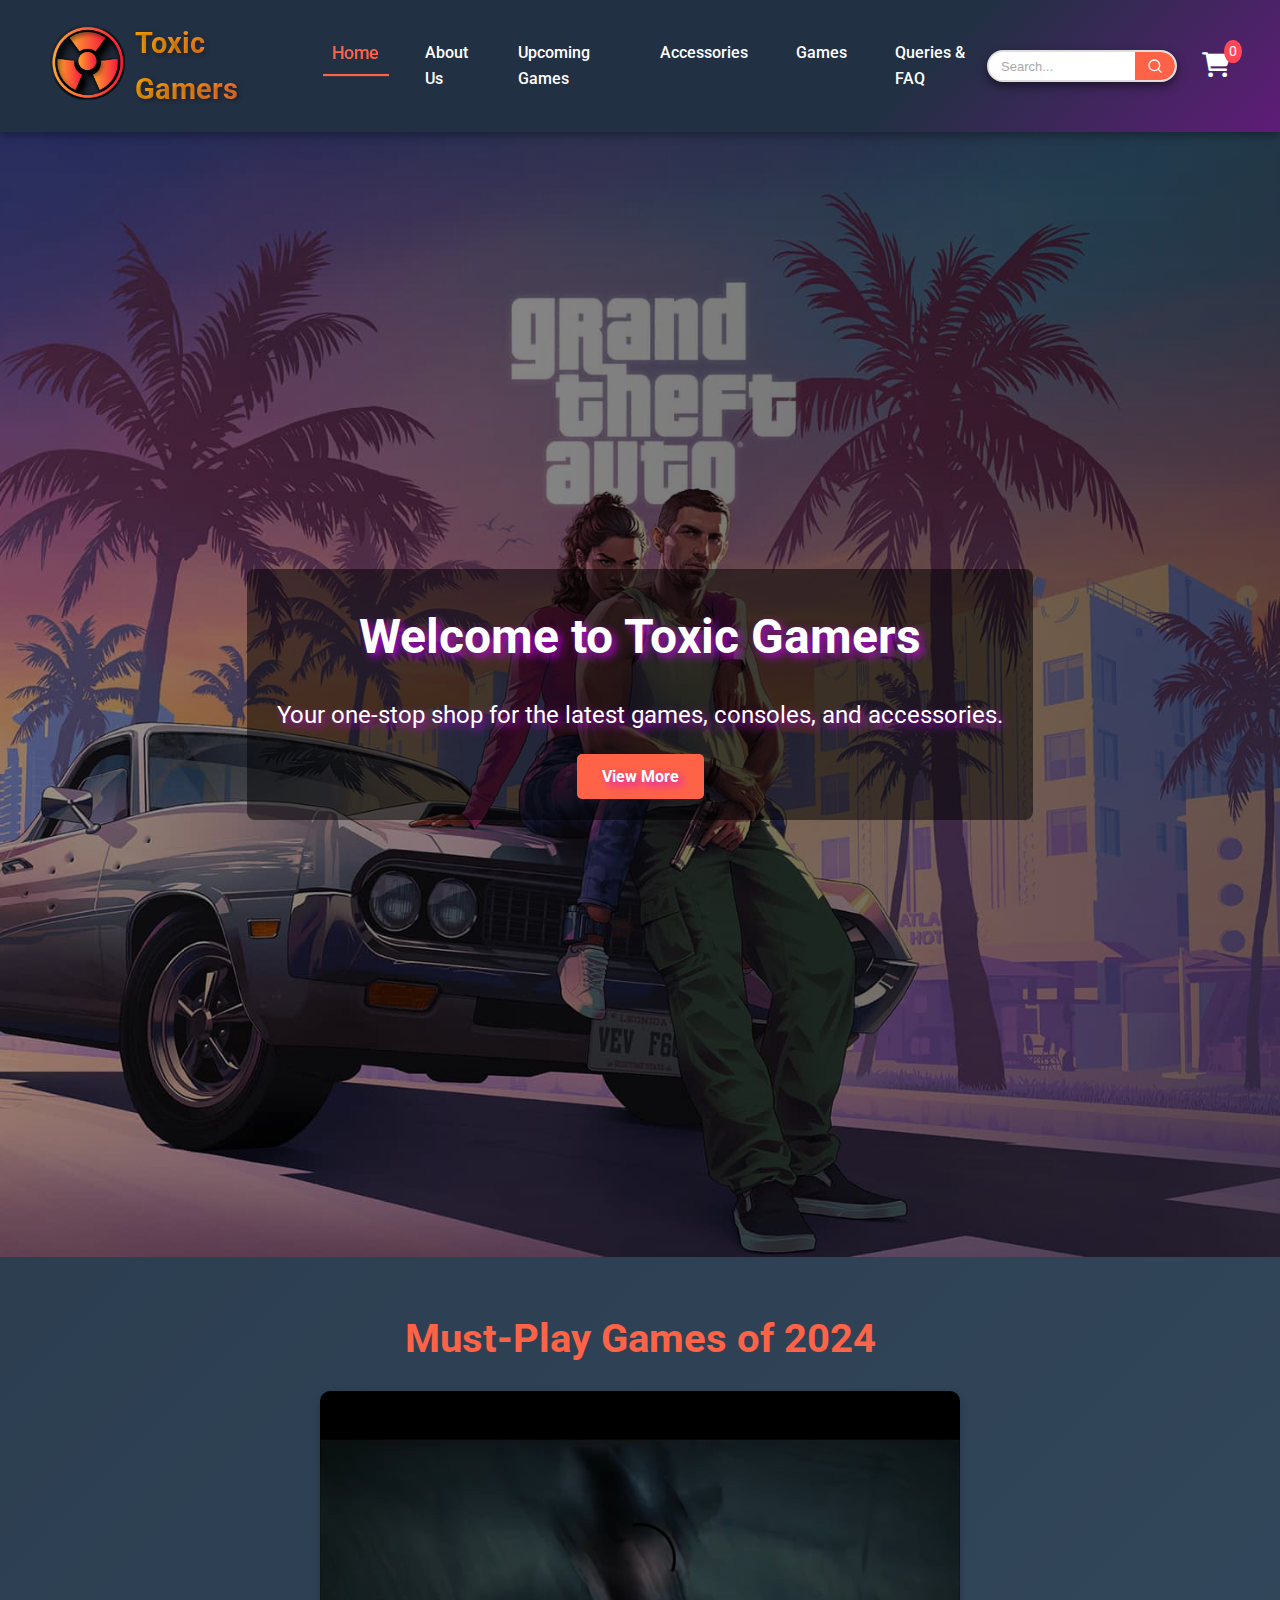
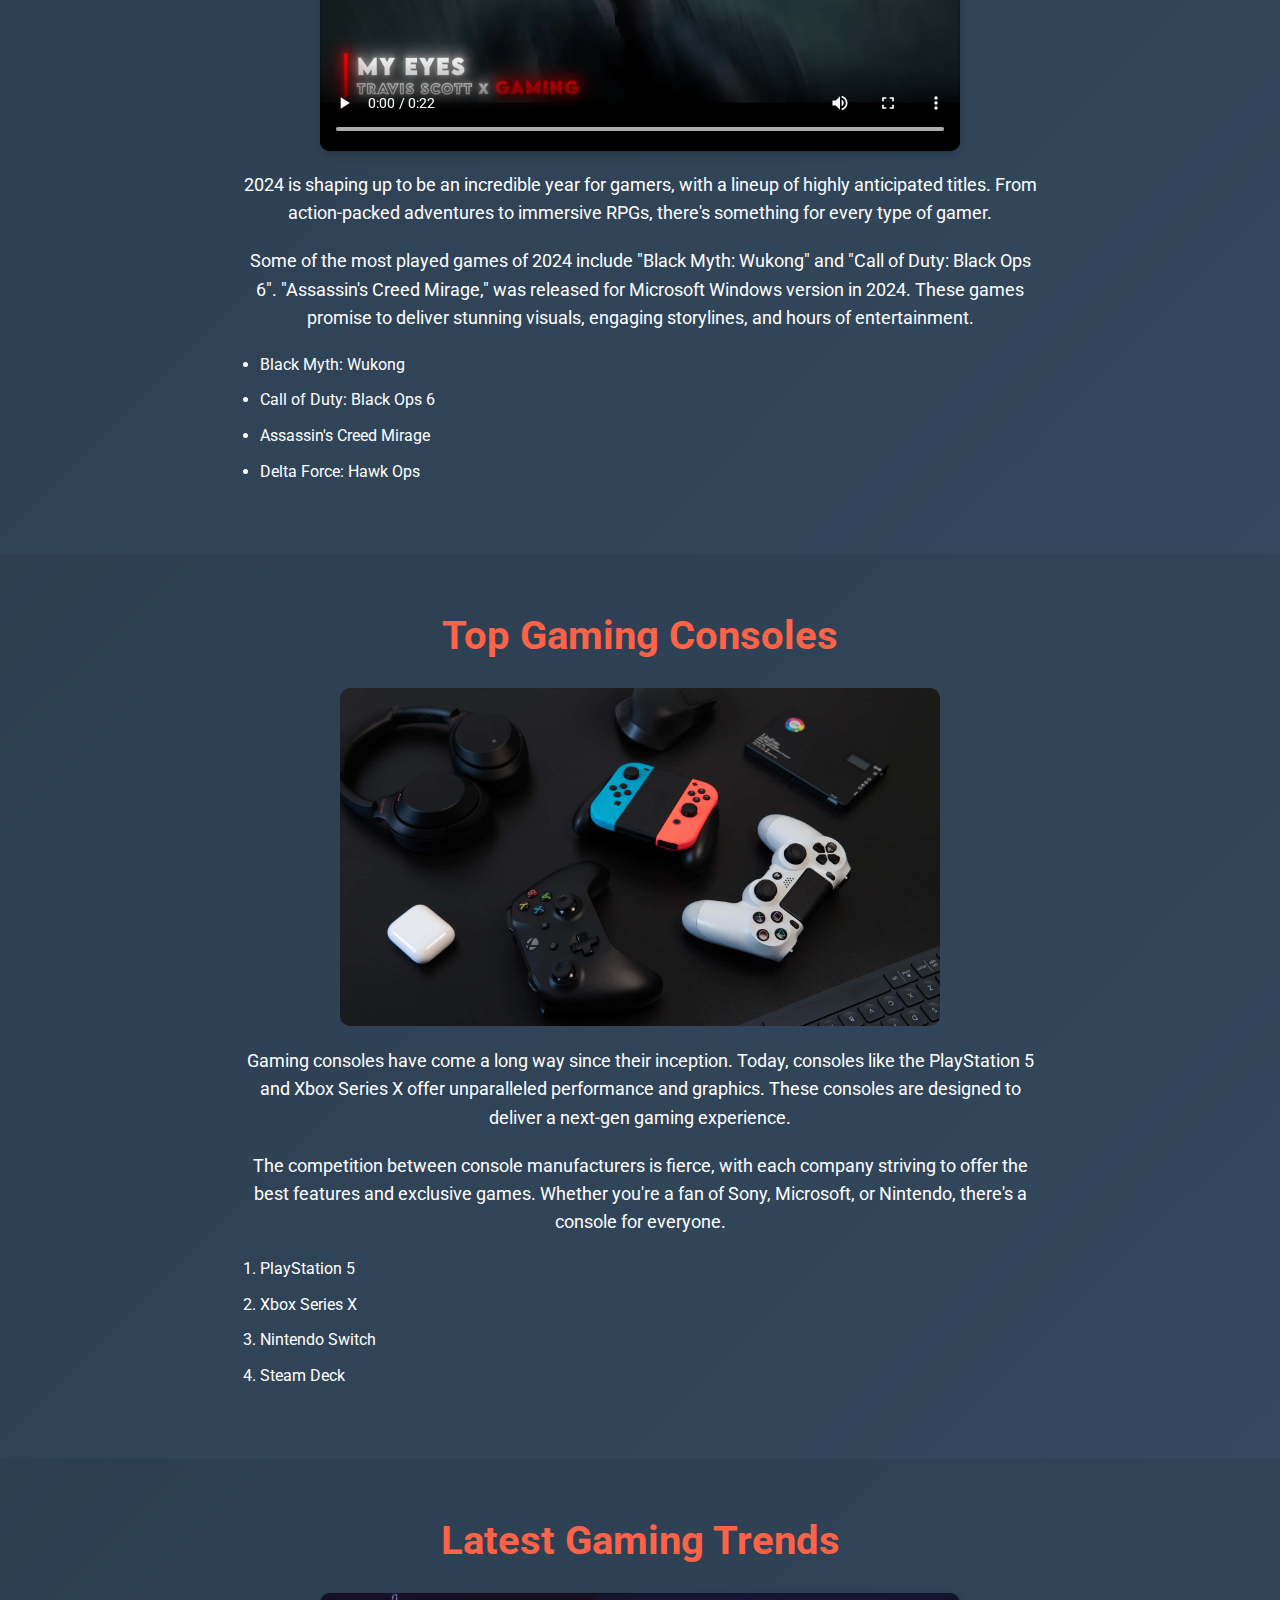
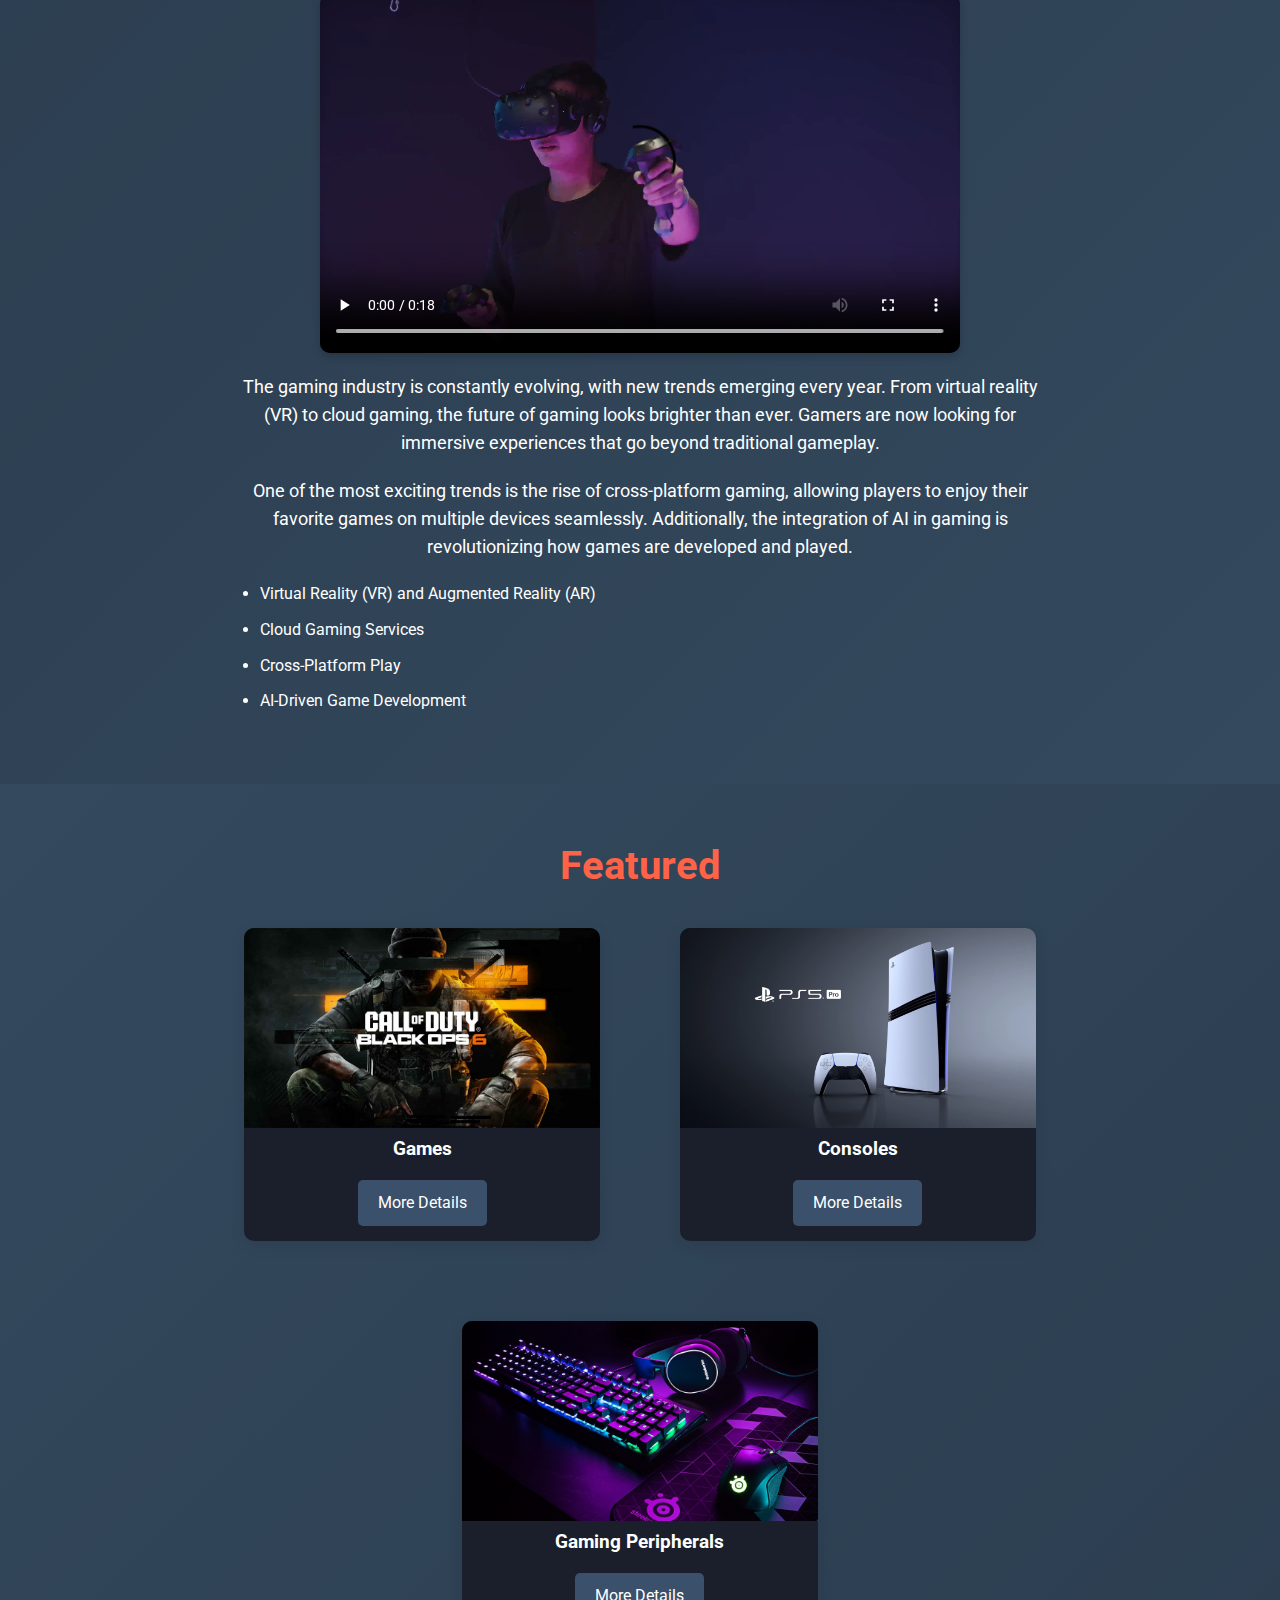
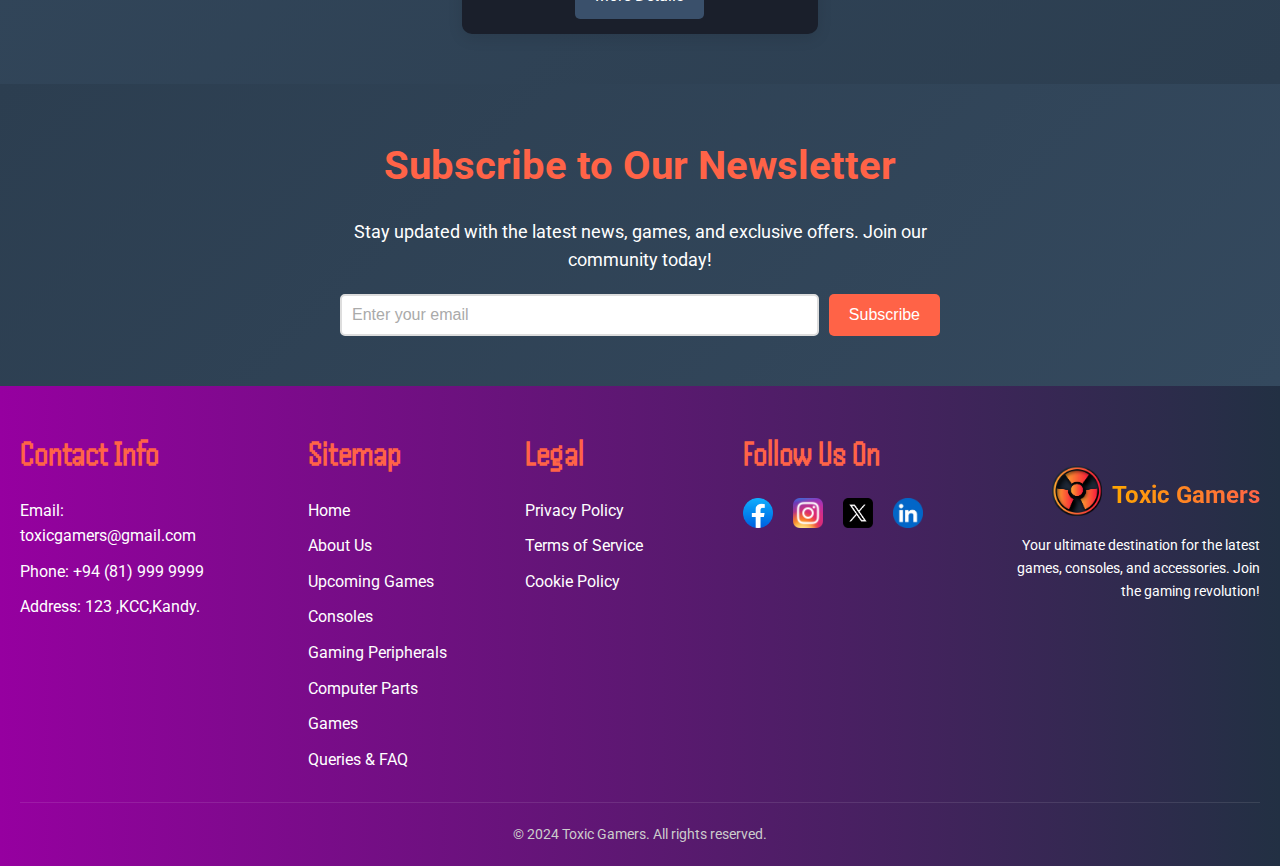
<file: index.html>
<!DOCTYPE html>
<html lang="en">
<head>
    <meta charset="UTF-8">
    <meta name="viewport" content="width=device-width, initial-scale=1.0">
    <title>Toxic Gamers - Home</title>
    <link rel="stylesheet" href="./style.css">
    <link rel="apple-touch-icon" sizes="180x180" href="./apple-touch-icon.png">
    <link rel="icon" type="image/png" sizes="32x32" href="./favicon-32x32.png">
    <link rel="icon" type="image/png" sizes="16x16" href="./favicon-16x16.png">
    <link rel="manifest" href="./site.webmanifest">
    <link rel="stylesheet" href="https://cdnjs.cloudflare.com/ajax/libs/font-awesome/6.0.0-beta3/css/all.min.css">
    <link href="https://fonts.googleapis.com/css2?family=Roboto:wght@300;400;700&display=swap" rel="stylesheet">
    <link href="https://fonts.googleapis.com/css2?family=Handjet:wght@300;400;700&display=swap" rel="stylesheet">
</head>
<body>
    <!-- Header Section -->
    <header>
        <div class="logo">
            <a href="index.html">
                <img src="./logo.png" alt="Gaming Logo">
            </a>
            <span class="website-name">Toxic Gamers</span>
        </div>
        
        <!-- Hamburger Button -->
        <button class="hamburger" aria-label="Toggle navigation">
            <span class="hamburger-line"></span>
            <span class="hamburger-line"></span>
            <span class="hamburger-line"></span>
        </button>
    
        <!-- Navigation Links -->
        <nav>
            <ul class="nav-links">
                <li><a href="index.html" class="active">Home</a></li>
                <li class="dropdown">
                    <a href="aboutus.html">About Us</a>
                    <ul class="dropdown-menu">
                        <li><a href="aboutus.html#our-story">Our Story</a></li>
                        <li><a href="aboutus.html#contact-us">Contact Us</a></li>
                        <li><a href="aboutus.html#store-info">Store Info</a></li>
                    </ul>
                </li>
                <li><a href="upcoming.html">Upcoming Games</a></li>
                <li class="dropdown">
                    <a href="#">Accessories</a>
                    <ul class="dropdown-menu">
                        <li><a href="accessories.html#">Consoles</a></li>
                        <li><a href="pca.html">Gaming Peripherals</a></li>
                        <li><a href="products.html">Computer Parts</a></li>
                    </ul>
                </li>
                <li><a href="games.html">Games</a></li>
                <li><a href="queries.html">Queries & FAQ</a></li>
            </ul>
        </nav>

        <script>
            // Toggle navigation on mobile
            const hamburger = document.querySelector('.hamburger');
            const navLinks = document.querySelector('.nav-links');

            hamburger.addEventListener('click', () => {
                navLinks.classList.toggle('active');
                hamburger.classList.toggle('active');
            });

            // Toggle dropdown for all dropdown menus
            const dropdowns = document.querySelectorAll('.dropdown');

            dropdowns.forEach((dropdown) => {
                dropdown.addEventListener('click', (e) => {
                    e.stopPropagation(); // Prevent the click from bubbling up
                    dropdown.classList.toggle('active');
                });
            });

            // Close navigation and dropdowns when clicking outside
            document.addEventListener('click', (event) => {
                const isClickInsideNav = navLinks.contains(event.target);
                const isClickOnHamburger = hamburger.contains(event.target);

                // Close navigation if clicking outside
                if (!isClickInsideNav && !isClickOnHamburger) {
                    navLinks.classList.remove('active');
                    hamburger.classList.remove('active');
                }

                // Close all dropdowns if clicking outside
                dropdowns.forEach((dropdown) => {
                    const isClickOnDropdown = dropdown.contains(event.target);
                    if (!isClickOnDropdown) {
                        dropdown.classList.remove('active');
                    }
                });
            });
        </script>
    
        <!-- Search Bar -->
        <div class="search">
            <form action="#" method="get">
                <div class="search-bar">
                    <input type="text" placeholder="Search..." name="search" required>
                    <button type="submit" class="search-button">
                        <svg xmlns="http://www.w3.org/2000/svg" viewBox="0 0 24 24" fill="none" stroke="currentColor" stroke-width="2" stroke-linecap="round" stroke-linejoin="round">
                            <circle cx="11" cy="11" r="8"></circle>
                            <line x1="21" y1="21" x2="16.65" y2="16.65"></line>
                        </svg>
                    </button>
                </div>
            </form>
            <button class="mobile-search-button" aria-label="Toggle search">
                <svg xmlns="http://www.w3.org/2000/svg" viewBox="0 0 24 24" fill="none" stroke="currentColor" stroke-width="2" stroke-linecap="round" stroke-linejoin="round">
                    <circle cx="11" cy="11" r="8"></circle>
                    <line x1="21" y1="21" x2="16.65" y2="16.65"></line>
                </svg>
            </button>
        </div>

        <div>
            <a href="cart.html" class="cart-link">
                <span class="item-count">0</span>
                <i class="fas fa-shopping-cart"></i>
            </a>
        </div>

        <script>
            document.addEventListener("DOMContentLoaded", () => {
                const itemCountSpan = document.querySelector(".item-count");
                const cart = JSON.parse(localStorage.getItem("cart")) || [];
            
                const totalItems = cart.reduce((sum, item) => sum + item.quantity, 0);
            
                if (itemCountSpan) {
                    itemCountSpan.textContent = totalItems;
                }
            });
        </script>

        <script>
            // Toggle search bar on mobile
            const mobileSearchButton = document.querySelector('.mobile-search-button');
            const searchBar = document.querySelector('.search-bar');
    
            mobileSearchButton.addEventListener('click', () => {
                searchBar.classList.toggle('active');
                mobileSearchButton.classList.toggle('active');
            });
            // Close search bar when clicking outside
            document.addEventListener('click', (event) => {
            const isClickInsideSearchBar = searchBar.contains(event.target);
            const isClickOnMobileButton = mobileSearchButton.contains(event.target);
    
            // If the click is outside the search bar and not on the mobile button
            if (!isClickInsideSearchBar && !isClickOnMobileButton) {
            searchBar.classList.remove('active'); // Close the search bar
            mobileSearchButton.classList.remove('active'); // Show the mobile button
           }
           });
        </script>
    </header>
    <main>
        <!-- Hero Section with Slideshow -->
        <section id="home" class="hero">
            <div class="slideshow">
                <div class="slide active">
                    <img src="./gta6.jpg" alt="Gaming Image 1">
                </div>
                <div class="slide">
                    <img src="./acshadows.jpg" alt="Gaming Image 2">
                </div>
                <div class="slide">
                    <img src="./Forzah5.jpg" alt="Gaming Image 3">
                </div>
                <div class="slide">
                    <img src="./blackmyth.jpeg" alt="Gaming Image 4">
                </div>
                <div class="slide">
                    <img src="./deltaforce.jpeg" alt="Gaming Image 5">
                </div>
                <div class="slide">
                    <img src="./rdr2.jpg" alt="Gaming Image 6">
                </div>
            </div>
            <div class="hero-content">
                <h1>Welcome to Toxic Gamers</h1>
                <p>Your one-stop shop for the latest games, consoles, and accessories.</p>
                <a href="#products" class="btn-primary">View More</a>
            </div>
        </section>
        <script>
        // Slideshow Script
        const slides = document.querySelectorAll('.slide');
        let currentSlide = 0;

        function showSlide(index) {
            // Hide all slides
            slides.forEach((slide) => {
                slide.classList.remove('active');
            });

            // Show the current slide
            slides[index].classList.add('active');
        }

        function nextSlide() {
            currentSlide = (currentSlide + 1) % slides.length; // Loop back to the first slide
            showSlide(currentSlide);
        }

        // Automatically transition to the next slide every 5 seconds
        setInterval(nextSlide, 5000);

        // Show the first slide initially
        showSlide(currentSlide);
        </script>

        <!-- Sub-Section 1: Must-Play Games of 2024 -->
        <section id="must-play" class="sub-section">
            <h2>Must-Play Games of 2024</h2>
            <div class="video-container">
                <video controls>
                    <source src="edit.mp4" type="video/mp4">
                    Your browser does not support the video tag.
                </video>
            </div>
            <p>
                2024 is shaping up to be an incredible year for gamers, with a lineup of highly anticipated titles. From action-packed adventures to immersive RPGs, there's something for every type of gamer.
            </p>
            <p>
                Some of the most played games of 2024 include "Black Myth: Wukong" and "Call of Duty: Black Ops 6". "Assassin's Creed Mirage," was released for Microsoft Windows version in 2024. These games promise to deliver stunning visuals, engaging storylines, and hours of entertainment.
            </p>
            <!-- Bullet point List -->
            <ul>
                <li>Black Myth: Wukong</li>
                <li>Call of Duty: Black Ops 6</li>
                <li>Assassin's Creed Mirage</li>
                <li>Delta Force: Hawk Ops</li>
            </ul>
        </section>

        <!-- Sub-Section 2: Top Gaming Consoles -->
        <section id="consoles" class="sub-section">
            <h2>Top Gaming Consoles</h2>
            <img src="./collage.jpg" alt="Top Gaming Consoles">
            <p>Gaming consoles have come a long way since their inception. Today, consoles like the PlayStation 5 and Xbox Series X offer unparalleled performance and graphics. These consoles are designed to deliver a next-gen gaming experience.</p>
            <p>
                The competition between console manufacturers is fierce, with each company striving to offer the best features and exclusive games. Whether you're a fan of Sony, Microsoft, or Nintendo, there's a console for everyone.
            </p>
            <!-- Numbered List -->
            <ol>
                <li>PlayStation 5</li>
                <li>Xbox Series X</li>
                <li>Nintendo Switch</li>
                <li>Steam Deck</li>
            </ol>
        </section>

        <!-- Sub-Section 3: Latest Gaming Trends -->
        <section id="trends" class="sub-section">
            <h2>Latest Gaming Trends</h2>
            <div class="video-container">
                <video controls>
                    <source src="vr.mp4" type="video/mp4">
                    Your browser does not support the video tag.
                </video>
            </div>
            <p>
                The gaming industry is constantly evolving, with new trends emerging every year. From virtual reality (VR) to cloud gaming, the future of gaming looks brighter than ever. Gamers are now looking for immersive experiences that go beyond traditional gameplay.
            </p>
            <p>
                One of the most exciting trends is the rise of cross-platform gaming, allowing players to enjoy their favorite games on multiple devices seamlessly. Additionally, the integration of AI in gaming is revolutionizing how games are developed and played.
            </p>
            <!-- Bullet point List -->
            <ul>
                <li>Virtual Reality (VR) and Augmented Reality (AR)</li>
                <li>Cloud Gaming Services</li>
                <li>Cross-Platform Play</li>
                <li>AI-Driven Game Development</li>
            </ul>
        </section>

        <!-- Featured Products Section -->
        <section id="products" class="featured-products">
            <h2>Featured</h2>
            <div class="product-grid">
                <div class="product-card1">
                    <img src="./b06.jpg" alt="Call of Duty-Black Ops 6">
                    <h3>Games</h3>
                    <a href="games.html" class="btn-secondary">More Details</a>
                </div>

                <div class="product-card2">
                    <img src="./PS5.jpg" alt="PS5">
                    <h3>Consoles</h3>
                    <a href="accessories.html" class="btn-secondary">More Details</a>
                </div>

                <div class="product-card3">
                    <img src="./Accesories.webp" alt="Accessories">
                    <h3>Gaming Peripherals</h3>
                    <a href="pca.html" class="btn-secondary">More Details</a>
                </div>
            </div>
        </section>

        <!-- Subscribe to Our Newsletter Section -->
        <section id="subscribe" class="subscribe-section">
            <h2>Subscribe to Our Newsletter</h2>
            <p>Stay updated with the latest news, games, and exclusive offers. Join our community today!</p>
            <form class="subscribe-form">
                <input type="email" placeholder="Enter your email" required>
                <button type="submit" class="btn-tertiary">Subscribe</button>
            </form>
        </section>

    </main>
    <!-- Footer Section -->
    <footer>
        <div class="footer-content">
            <div class="footer-sections">
                <!-- Contact Info -->
                <div class="footer-section">
                    <h3>Contact Info</h3>
                    <ul>
                        <li>Email: toxicgamers@gmail.com</li>
                        <li>Phone: +94 (81) 999 9999</li>
                        <li>Address: 123 ,KCC,Kandy.</li>
                    </ul>
                </div>
    
                <!-- Sitemap -->
                <div class="footer-section">
                    <h3>Sitemap</h3>
                    <ul>
                        <li><a href="index.html">Home</a></li>
                        <li><a href="aboutus.html">About Us</a></li>
                        <li><a href="upcoming.html">Upcoming Games</a></li>
                        <li><a href="accessories.html">Consoles</a></li>
                        <li><a href="pca.html">Gaming Peripherals</a></li>
                        <li><a href="products.html">Computer Parts</a></li>
                        <li><a href="games.html">Games</a></li>
                        <li><a href="queries.html">Queries & FAQ</a></li>
                    </ul>
                </div>
    
                <!-- Legal -->
                <div class="footer-section">
                    <h3>Legal</h3>
                    <ul>
                        <li><a href="#">Privacy Policy</a></li>
                        <li><a href="#">Terms of Service</a></li>
                        <li><a href="#">Cookie Policy</a></li>
                    </ul>
                </div>
    
                <!-- Follow Us On -->
                <div class="footer-section">
                    <h3>Follow Us On</h3>
                    <ul class="social-links">
                        <li><a href="#"><img src="./fb.png" alt="Facebook"></a></li>
                        <li><a href="#"><img src="./Insta.png" alt="Instagram"></a></li>
                        <li><a href="#"><img src="./x.png" alt="X"></a></li>
                        <li><a href="#"><img src="./linkedin.png" alt="Linkedin"></a></li>
                    </ul>
                </div>
            </div>    
            <!-- Footer Logo and Introduction -->
            <div class="footer-logo">
                <div class="logo">
                    <a href="index.html">
                        <img src="./logo.png" alt="Gaming Logo">
                    </a>
                    <span class="website-name1">Toxic Gamers</span>
                </div>
                   <p class="footer-intro">Your ultimate destination for the latest games, consoles, and accessories. Join the gaming revolution!</p>
            </div>
        </div>
        <!-- Copyright -->
        <div class="footer-bottom">
            <p>&copy; 2024 Toxic Gamers. All rights reserved.</p>
        </div>
    </footer>
</body>
</html>
</file>
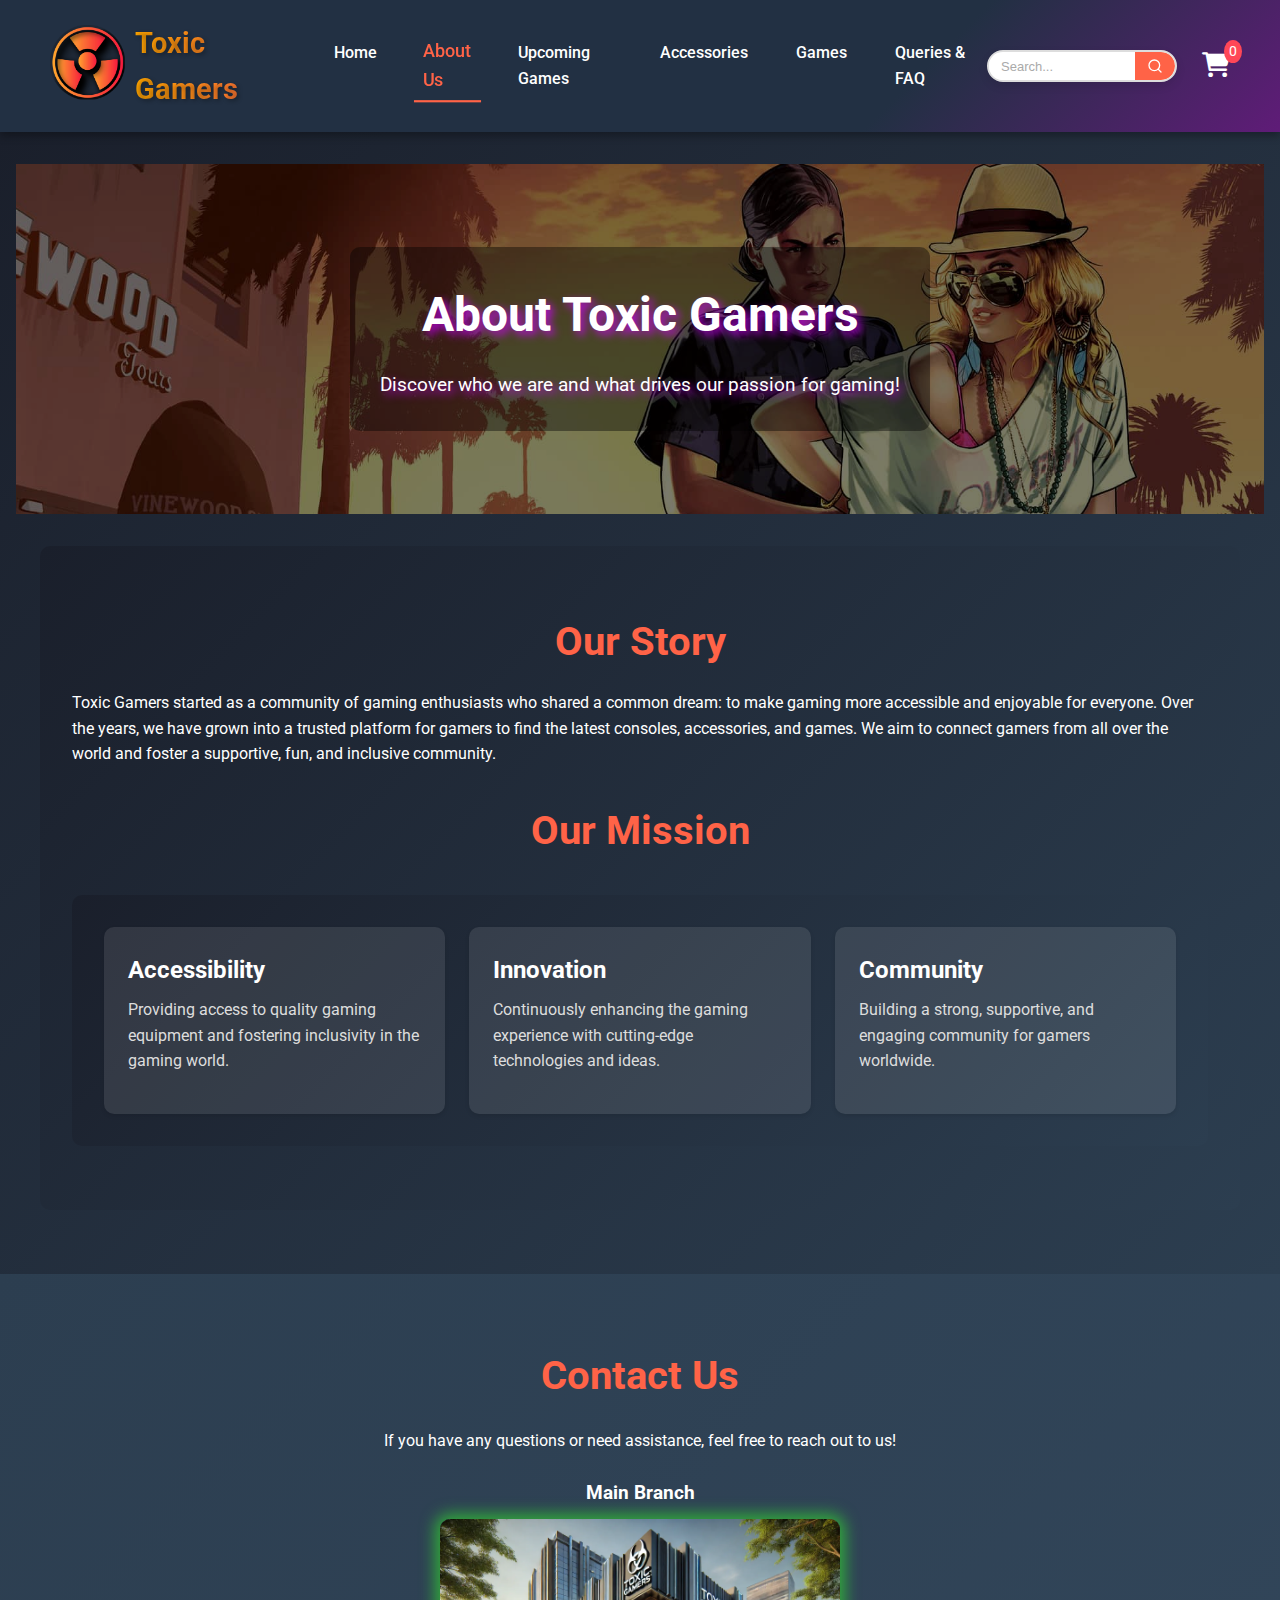
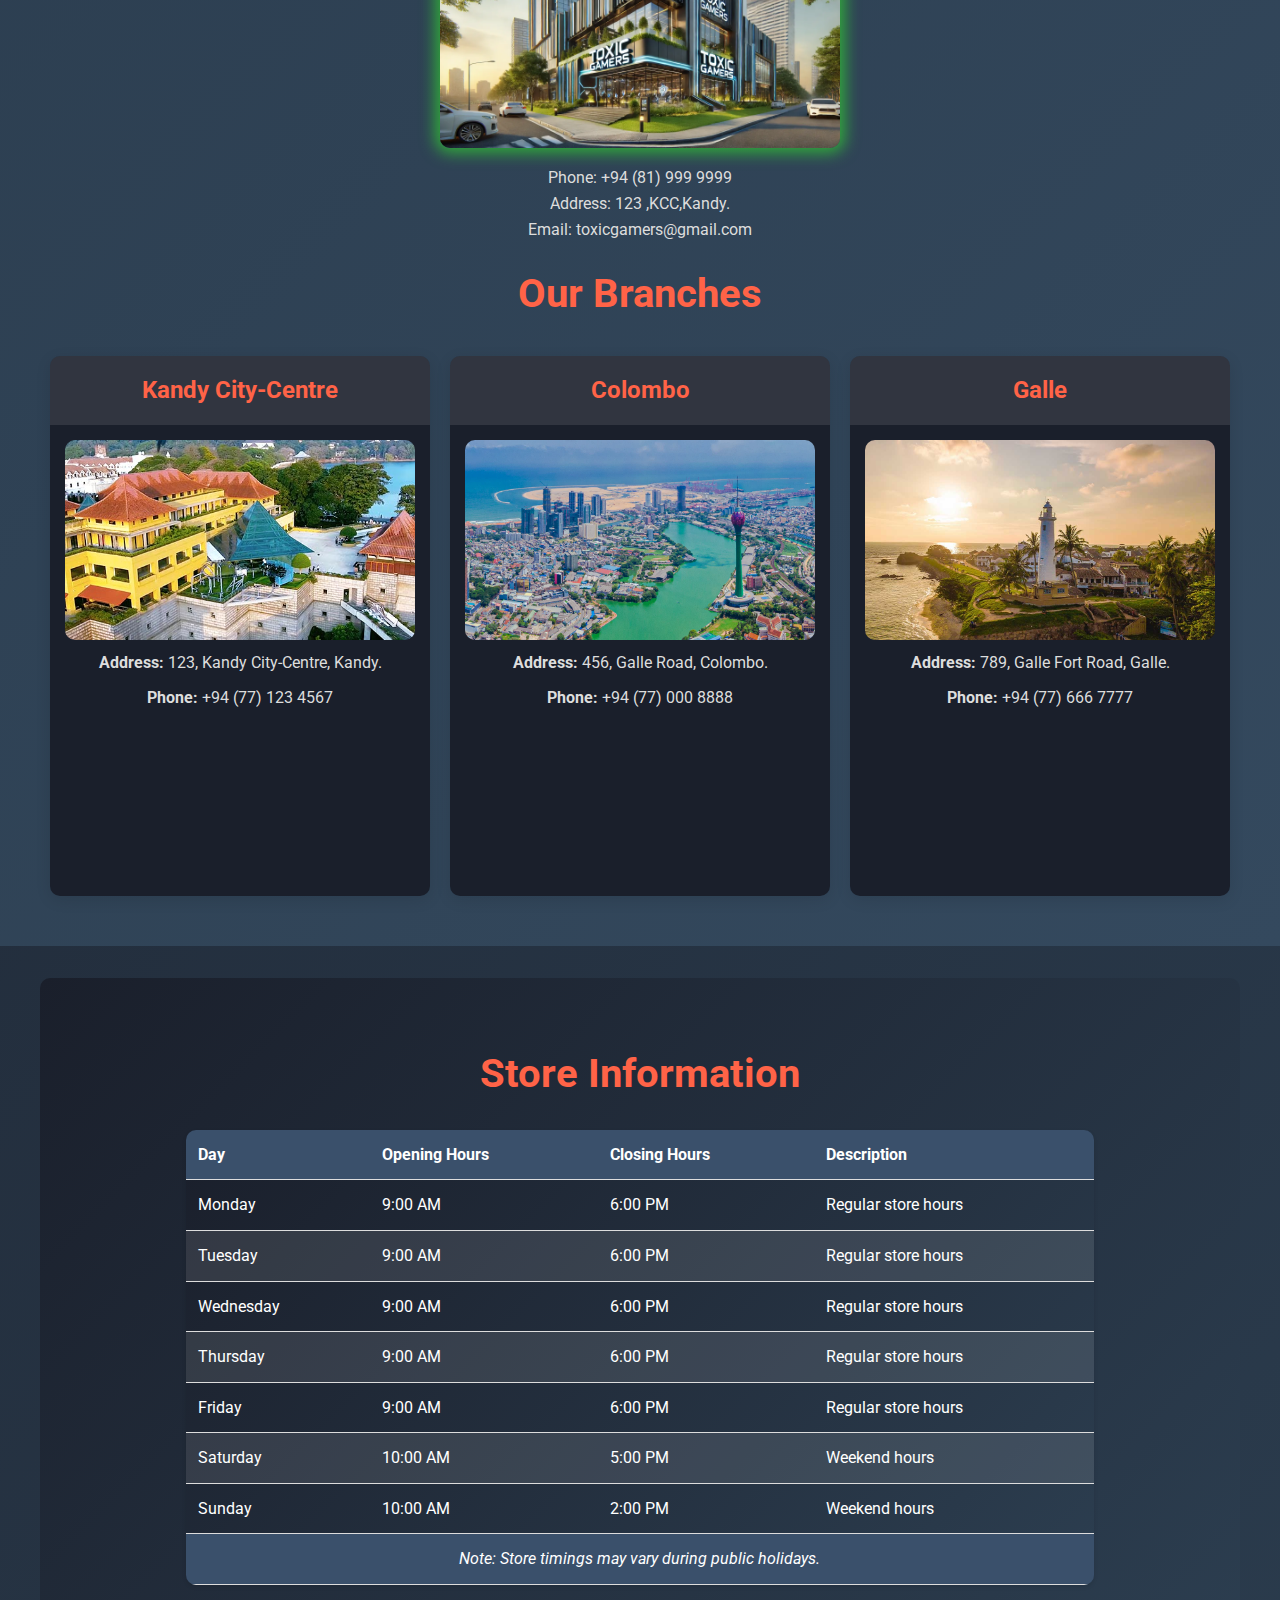
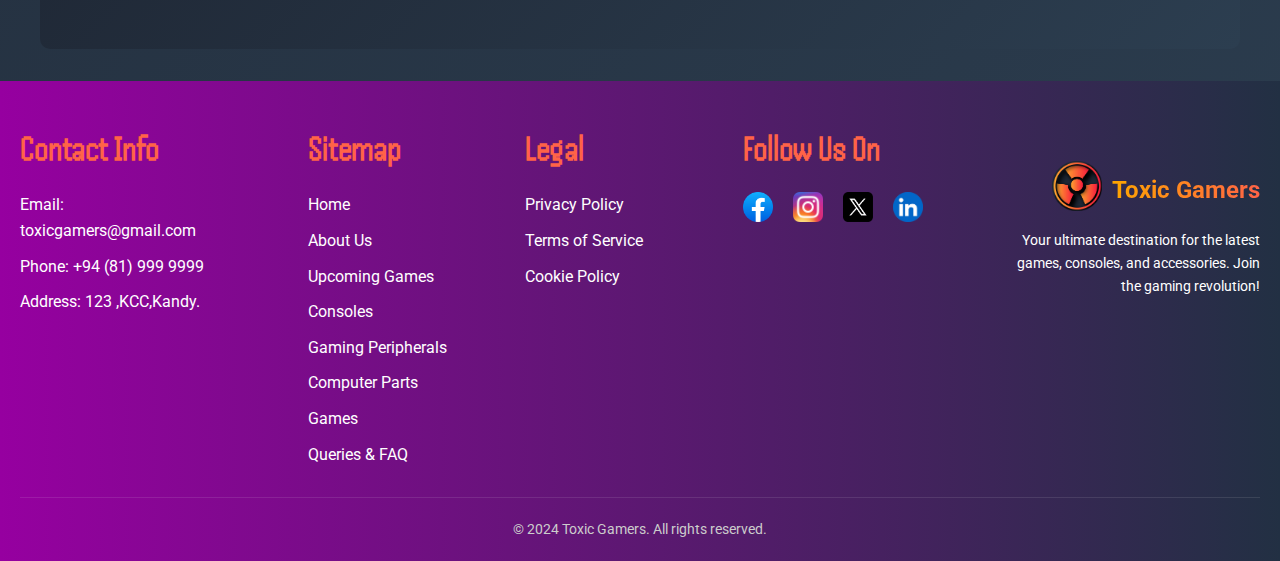
<file: aboutus.html>
<!DOCTYPE html>
<html lang="en">
<head>
    <meta charset="UTF-8">
    <meta name="viewport" content="width=device-width, initial-scale=1.0">
    <title>Toxic Gamers - About Us</title>
    <link rel="stylesheet" href="about.css">
    <link rel="apple-touch-icon" sizes="180x180" href="./apple-touch-icon.png">
    <link rel="icon" type="image/png" sizes="32x32" href="./favicon-32x32.png">
    <link rel="icon" type="image/png" sizes="16x16" href="./favicon-16x16.png">
    <link rel="manifest" href="./site.webmanifest">
    <link rel="stylesheet" href="https://cdnjs.cloudflare.com/ajax/libs/font-awesome/6.0.0-beta3/css/all.min.css">
    <link href="https://fonts.googleapis.com/css2?family=Roboto:wght@300;400;700&display=swap" rel="stylesheet">
    <link href="https://fonts.googleapis.com/css2?family=Handjet:wght@300;400;700&display=swap" rel="stylesheet">
</head>
<body>
    <!-- Header Section -->
    <header>
        <div class="logo">
            <a href="index.html">
                <img src="./logo.png" alt="Gaming Logo">
            </a>
            <span class="website-name">Toxic Gamers</span>
        </div>
        
        <!-- Hamburger Button -->
        <button class="hamburger" aria-label="Toggle navigation">
            <span class="hamburger-line"></span>
            <span class="hamburger-line"></span>
            <span class="hamburger-line"></span>
        </button>
    
        <!-- Navigation Links -->
        <nav>
            <ul class="nav-links">
                <li><a href="index.html">Home</a></li>
                <li class="dropdown">
                    <a href="aboutus.html" class="active">About Us</a>
                    <ul class="dropdown-menu">
                        <li><a href="#our-story">Our Story</a></li>
                        <li><a href="#contact-us">Contact Us</a></li>
                        <li><a href="#store-info">Store Info</a></li>
                    </ul>
                </li>
                <li><a href="upcoming.html">Upcoming Games</a></li>
                <li class="dropdown">
                    <a href="#">Accessories</a>
                    <ul class="dropdown-menu">
                        <li><a href="accessories.html#">Consoles</a></li>
                        <li><a href="pca.html">Gaming Peripherals</a></li>
                        <li><a href="products.html">Computer Parts</a></li>
                    </ul>
                </li>
                <li><a href="games.html">Games</a></li>
                <li><a href="queries.html">Queries & FAQ</a></li>
            </ul>
        </nav>

        <script>
            // Toggle navigation on mobile
            const hamburger = document.querySelector('.hamburger');
            const navLinks = document.querySelector('.nav-links');

            hamburger.addEventListener('click', () => {
                navLinks.classList.toggle('active');
                hamburger.classList.toggle('active');
            });

            // Toggle dropdown for all dropdown menus
            const dropdowns = document.querySelectorAll('.dropdown');

            dropdowns.forEach((dropdown) => {
                dropdown.addEventListener('click', (e) => {
                    e.stopPropagation(); // Prevent the click from bubbling up
                    dropdown.classList.toggle('active');
                });
            });

            // Close navigation and dropdowns when clicking outside
            document.addEventListener('click', (event) => {
                const isClickInsideNav = navLinks.contains(event.target);
                const isClickOnHamburger = hamburger.contains(event.target);

                // Close navigation if clicking outside
                if (!isClickInsideNav && !isClickOnHamburger) {
                    navLinks.classList.remove('active');
                    hamburger.classList.remove('active');
                }

                // Close all dropdowns if clicking outside
                dropdowns.forEach((dropdown) => {
                    const isClickOnDropdown = dropdown.contains(event.target);
                    if (!isClickOnDropdown) {
                        dropdown.classList.remove('active');
                    }
                });
            });
        </script>
    
        <!-- Search Bar -->
        <div class="search">
            <form action="#" method="get">
                <div class="search-bar">
                    <input type="text" placeholder="Search..." name="search" required>
                    <button type="submit" class="search-button">
                        <svg xmlns="http://www.w3.org/2000/svg" viewBox="0 0 24 24" fill="none" stroke="currentColor" stroke-width="2" stroke-linecap="round" stroke-linejoin="round">
                            <circle cx="11" cy="11" r="8"></circle>
                            <line x1="21" y1="21" x2="16.65" y2="16.65"></line>
                        </svg>
                    </button>
                </div>
            </form>
            <button class="mobile-search-button" aria-label="Toggle search">
                <svg xmlns="http://www.w3.org/2000/svg" viewBox="0 0 24 24" fill="none" stroke="currentColor" stroke-width="2" stroke-linecap="round" stroke-linejoin="round">
                    <circle cx="11" cy="11" r="8"></circle>
                    <line x1="21" y1="21" x2="16.65" y2="16.65"></line>
                </svg>
            </button>
        </div>

        <div>
            <a href="cart.html" class="cart-link">
                <span class="item-count">0</span>
                <i class="fas fa-shopping-cart"></i>
            </a>
        </div>

        <script>
            document.addEventListener("DOMContentLoaded", () => {
                const itemCountSpan = document.querySelector(".item-count");
                const cart = JSON.parse(localStorage.getItem("cart")) || [];
            
                const totalItems = cart.reduce((sum, item) => sum + item.quantity, 0);
            
                if (itemCountSpan) {
                    itemCountSpan.textContent = totalItems;
                }
            });
        </script>

        <script>
            // Toggle search bar on mobile
            const mobileSearchButton = document.querySelector('.mobile-search-button');
            const searchBar = document.querySelector('.search-bar');
    
            mobileSearchButton.addEventListener('click', () => {
                searchBar.classList.toggle('active');
                mobileSearchButton.classList.toggle('active');
            });
            // Close search bar when clicking outside
            document.addEventListener('click', (event) => {
            const isClickInsideSearchBar = searchBar.contains(event.target);
            const isClickOnMobileButton = mobileSearchButton.contains(event.target);
    
            // If the click is outside the search bar and not on the mobile button
            if (!isClickInsideSearchBar && !isClickOnMobileButton) {
            searchBar.classList.remove('active'); // Close the search bar
            mobileSearchButton.classList.remove('active'); // Show the mobile button
           }
           });
        </script>
    </header>

    <main>
        <!-- About Us Section -->
        <section id="about" class="about-page">
            <div class="hero-container">
                <div class="hero-image-section">
                    <img src="./gtav.jpg" alt="Gaming Background" class="hero-image">
                    <div class="overlay"></div>
                </div>
                <!-- Hero Content Section -->
                <div class="hero">
                    <div class="hero-content">
                        <h1>About Toxic Gamers</h1>
                        <p>Discover who we are and what drives our passion for gaming!</p>
                    </div>
                </div>
            </div>

            <div id="our-story" class="about-content">
                <h2>Our Story</h2>
                <p>
                    Toxic Gamers started as a community of gaming enthusiasts who shared a common dream: to make gaming more accessible and enjoyable for everyone. 
                    Over the years, we have grown into a trusted platform for gamers to find the latest consoles, accessories, and games. We aim to connect gamers from all over the world 
                    and foster a supportive, fun, and inclusive community.
                </p>

                <h2>Our Mission</h2>
                <div class="mission">
                    <div>
                        <h3>Accessibility</h3>
                        <p>Providing access to quality gaming equipment and fostering inclusivity in the gaming world.</p>
                    </div>
                    <div>
                        <h3>Innovation</h3>
                        <p>Continuously enhancing the gaming experience with cutting-edge technologies and ideas.</p>
                    </div>
                    <div>
                        <h3>Community</h3>
                        <p>Building a strong, supportive, and engaging community for gamers worldwide.</p>
                    </div>
                </div>
            </div>
        </section>
        <section id="contact-us" class="contact-us">
            <h1>Contact Us</h1>
            <p>If you have any questions or need assistance, feel free to reach out to us!</p>
            <div class="contact-info">
                <div class="info-block">
                    <br>
                    <h3>Main Branch</h3>
                    <img src="./shop.webp" alt="Main Branch Image" class="main-branch-image">
                    <ul>
                        <li>Phone: +94 (81) 999 9999</li>
                        <li>Address: 123 ,KCC,Kandy.</li>
                        <li>Email: toxicgamers@gmail.com</li>
                    </ul>
                </div>
                <div class="info-block">
                    <h2>Our Branches</h2>
                </div>
            </div>
        <!-- Branch Information -->
        <div class="branch-info">
            <!-- Kandy City-Centre Branch -->
            <div class="branch">
                <h2>Kandy City-Centre</h2>
                <div class="branch-content">
                    <img src="./kcc.jpg" alt="Kandy City-Centre Branch">
                    <div class="branch-details">
                        <p><strong>Address:</strong> 123, Kandy City-Centre, Kandy.</p>
                        <p><strong>Phone:</strong> +94 (77) 123 4567</p>
                        <iframe src="https://www.google.com/maps/embed?pb=!1m14!1m8!1m3!1d1176.586479358444!2d80.63661021515409!3d7.291994911790348!3m2!1i1024!2i768!4f13.1!3m3!1m2!1s0x3ae3662be0c57725%3A0x79ab90a53deb7071!2sKandy%20City%20Centre!5e0!3m2!1sen!2slk!4v1736974996788!5m2!1sen!2slk" 
                                width=100% 
                                height="300" 
                                style="border:0;" 
                                allowfullscreen="" 
                                loading="lazy" 
                                referrerpolicy="no-referrer-when-downgrade">
                        </iframe>
                    </div>
                </div>
            </div>

            <!-- Colombo Branch -->
            <div class="branch">
                <h2>Colombo</h2>
                <div class="branch-content">
                    <img src="./colombo.webp" alt="Colombo Branch">
                    <div class="branch-details">
                        <p><strong>Address:</strong> 456, Galle Road, Colombo.</p>
                        <p><strong>Phone:</strong> +94 (77) 000 8888</p>
                        <iframe
                        src="https://www.google.com/maps/embed?pb=!1m18!1m12!1m3!1d3960.773600805729!2d79.85327296602335!3d6.917648288347512!2m3!1f0!2f0!3f0!3m2!1i1024!2i768!4f13.1!3m3!1m2!1s0x3ae2596b1c2ae5b1%3A0x872e9262f485d782!2sColombo%20City%20Centre%20Mall%20and%20Residences!5e0!3m2!1sen!2slk!4v1736975210368!5m2!1sen!2slk"
                            width="100%"
                            height="300"
                            style="border:0;"
                            allowfullscreen=""
                            loading="lazy"
                            referrerpolicy="no-referrer-when-downgrade">
                        </iframe>
                    </div>
                </div>
            </div>

            <!-- Galle Branch -->
            <div class="branch">
                <h2>Galle</h2>
                <div class="branch-content">
                    <img src="./galle.jpg" alt="Galle Branch">
                    <div class="branch-details">
                        <p><strong>Address:</strong> 789, Galle Fort Road, Galle.</p>
                        <p><strong>Phone:</strong> +94 (77) 666 7777</p>
                        <iframe
                        src="https://www.google.com/maps/embed?pb=!1m18!1m12!1m3!1d63480.838010752115!2d80.13405435801072!3d6.0559713491115135!2m3!1f0!2f0!3f0!3m2!1i1024!2i768!4f13.1!3m3!1m2!1s0x3ae173bb6932fce3%3A0x4a35b903f9c64c03!2sGalle!5e0!3m2!1sen!2slk!4v1736975388108!5m2!1sen!2slk"
                            width="100%"
                            height="300"
                            style="border:0;"
                            allowfullscreen=""
                            loading="lazy"
                            referrerpolicy="no-referrer-when-downgrade">
                        </iframe>
                    </div>
                </div>
            </div>
        </div>
        </section>
        <!-- Summary Table Section -->
<div id="store-info" class="table-section">
<h2>Store Information</h2>
<table class="store-info">
    <thead>
        <tr>
            <th>Day</th>
            <th>Opening Hours</th>
            <th>Closing Hours</th>
            <th>Description</th>
        </tr>
    </thead>
    <tbody>
        <tr>
            <td>Monday</td>
            <td>9:00 AM</td>
            <td>6:00 PM</td>
            <td>Regular store hours</td>
        </tr>
        <tr>
            <td>Tuesday</td>
            <td>9:00 AM</td>
            <td>6:00 PM</td>
            <td>Regular store hours</td>
        </tr>
        <tr>
            <td>Wednesday</td>
            <td>9:00 AM</td>
            <td>6:00 PM</td>
            <td>Regular store hours</td>
        </tr>
        <tr>
            <td>Thursday</td>
            <td>9:00 AM</td>
            <td>6:00 PM</td>
            <td>Regular store hours</td>
        </tr>
        <tr>
            <td>Friday</td>
            <td>9:00 AM</td>
            <td>6:00 PM</td>
            <td>Regular store hours</td>
        </tr>
        <tr>
            <td>Saturday</td>
            <td>10:00 AM</td>
            <td>5:00 PM</td>
            <td>Weekend hours</td>
        </tr>
        <tr>
            <td>Sunday</td>
            <td>10:00 AM</td>
            <td>2:00 PM</td>
            <td>Weekend hours</td>
        </tr>
    </tbody>
    <tfoot>
        <tr>
            <td colspan="4">Note: Store timings may vary during public holidays.</td>
        </tr>
    </tfoot>
</table>
</div>
    </main>
    <!-- Footer Section-->
    <footer>
        <div class="footer-content">
            <!-- Left Side: Sections -->
            <div class="footer-sections">
                <!-- Contact Info -->
                <div class="footer-section">
                    <h3>Contact Info</h3>
                    <ul>
                        <li>Email: toxicgamers@gmail.com</li>
                        <li>Phone: +94 (81) 999 9999</li>
                        <li>Address: 123 ,KCC,Kandy.</li>
                    </ul>
                </div>
    
                <!-- Sitemap -->
                <div class="footer-section">
                    <h3>Sitemap</h3>
                    <ul>
                        <li><a href="index.html">Home</a></li>
                        <li><a href="aboutus.html">About Us</a></li>
                        <li><a href="upcoming.html">Upcoming Games</a></li>
                        <li><a href="accessories.html">Consoles</a></li>
                        <li><a href="pca.html">Gaming Peripherals</a></li>
                        <li><a href="products.html">Computer Parts</a></li>
                        <li><a href="games.html">Games</a></li>
                        <li><a href="queries.html">Queries & FAQ</a></li>
                    </ul>
                </div>
    
                <!-- Legal -->
                <div class="footer-section">
                    <h3>Legal</h3>
                    <ul>
                        <li><a href="#">Privacy Policy</a></li>
                        <li><a href="#">Terms of Service</a></li>
                        <li><a href="#">Cookie Policy</a></li>
                    </ul>
                </div>
    
                <!-- Follow Us On -->
                <div class="footer-section">
                    <h3>Follow Us On</h3>
                    <ul class="social-links">
                        <li><a href="#"><img src="./fb.png" alt="Facebook"></a></li>
                        <li><a href="#"><img src="./Insta.png" alt="Instagram"></a></li>
                        <li><a href="#"><img src="./x.png" alt="X"></a></li>
                        <li><a href="#"><img src="./linkedin.png" alt="Linkedin"></a></li>
                        
                    </ul>
                </div>
            </div>
            <!-- Footer Logo and Introduction -->
            <div class="footer-logo">
                 <div class="logo">
                    <a href="index.html">
                        <img src="./logo.png" alt="Gaming Logo">
                    </a>
                   <span class="website-name1">Toxic Gamers</span>
                 </div>
                   <p class="footer-intro">Your ultimate destination for the latest games, consoles, and accessories. Join the gaming revolution!</p>
            </div>
        </div>
    
        <!-- Copyright -->
        <div class="footer-bottom">
            <p>&copy; 2024 Toxic Gamers. All rights reserved.</p>
        </div>
    </footer>
</body>
</html>
</file>
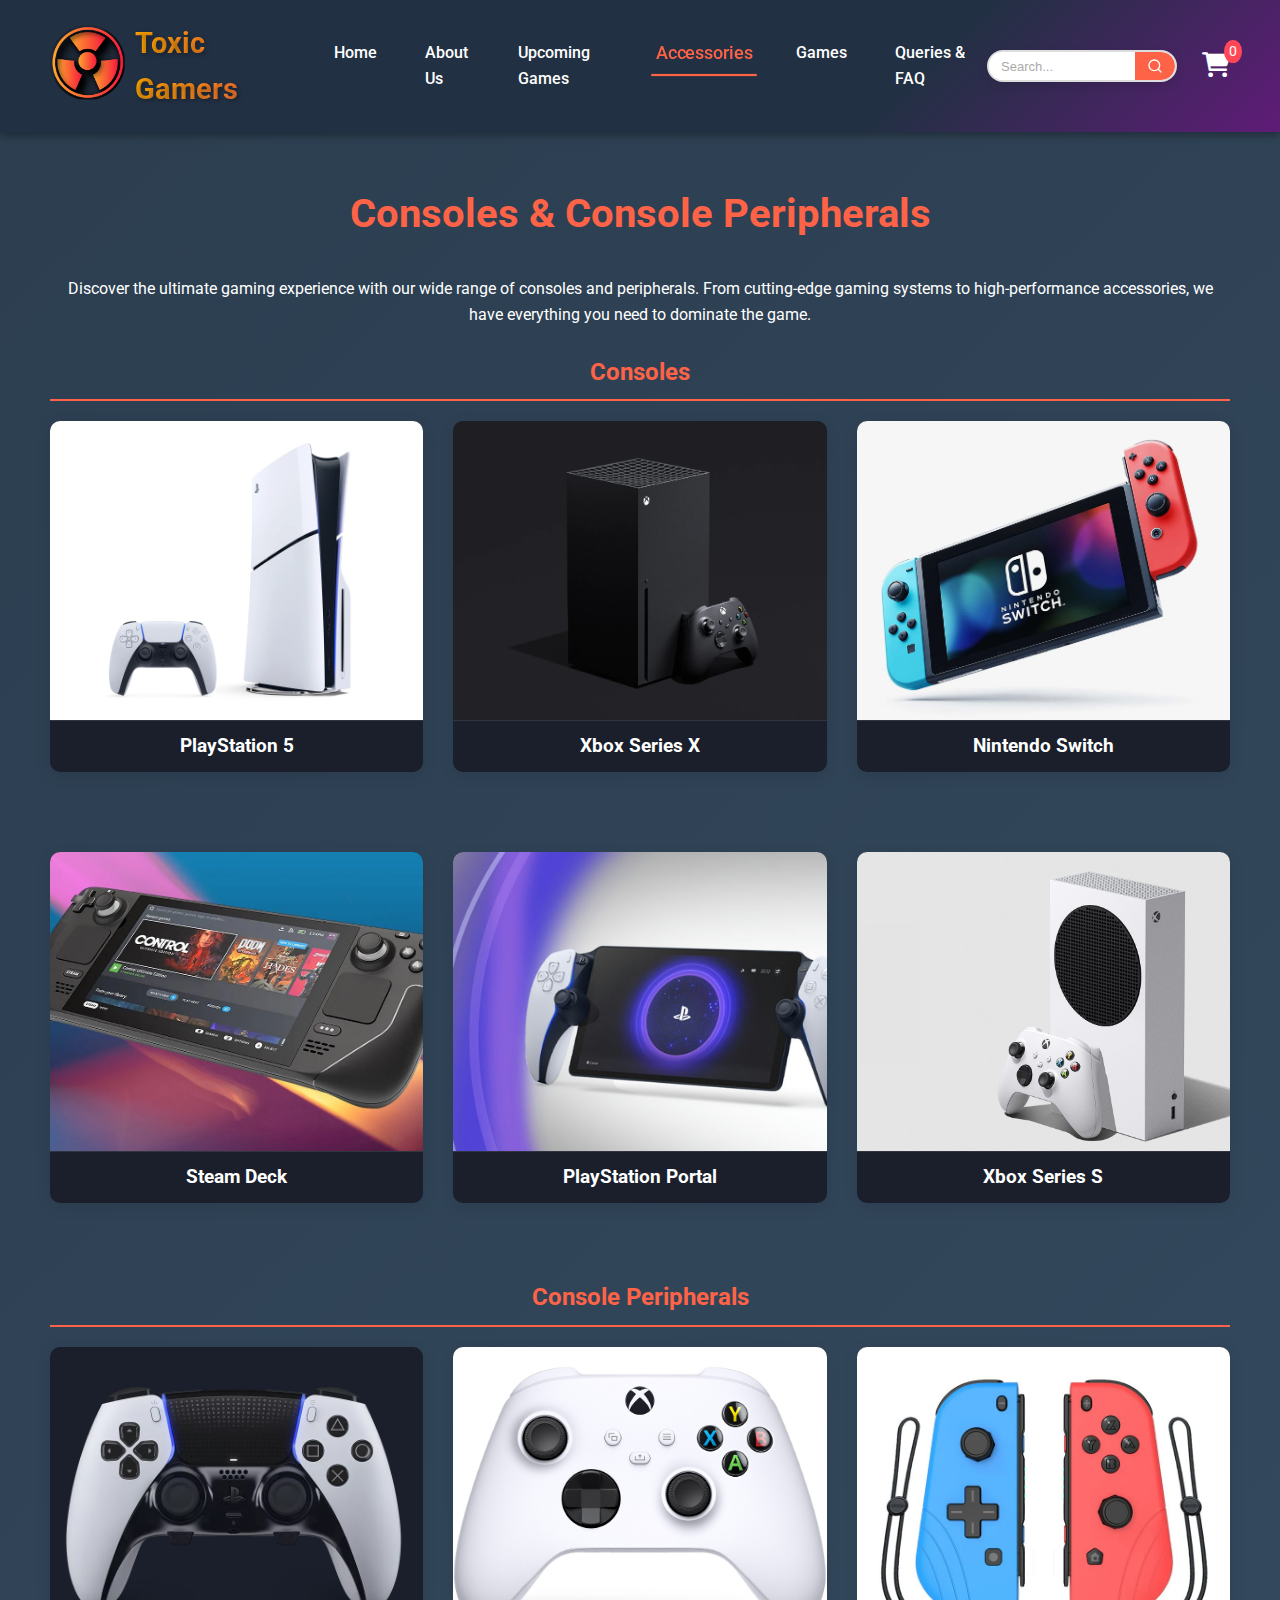
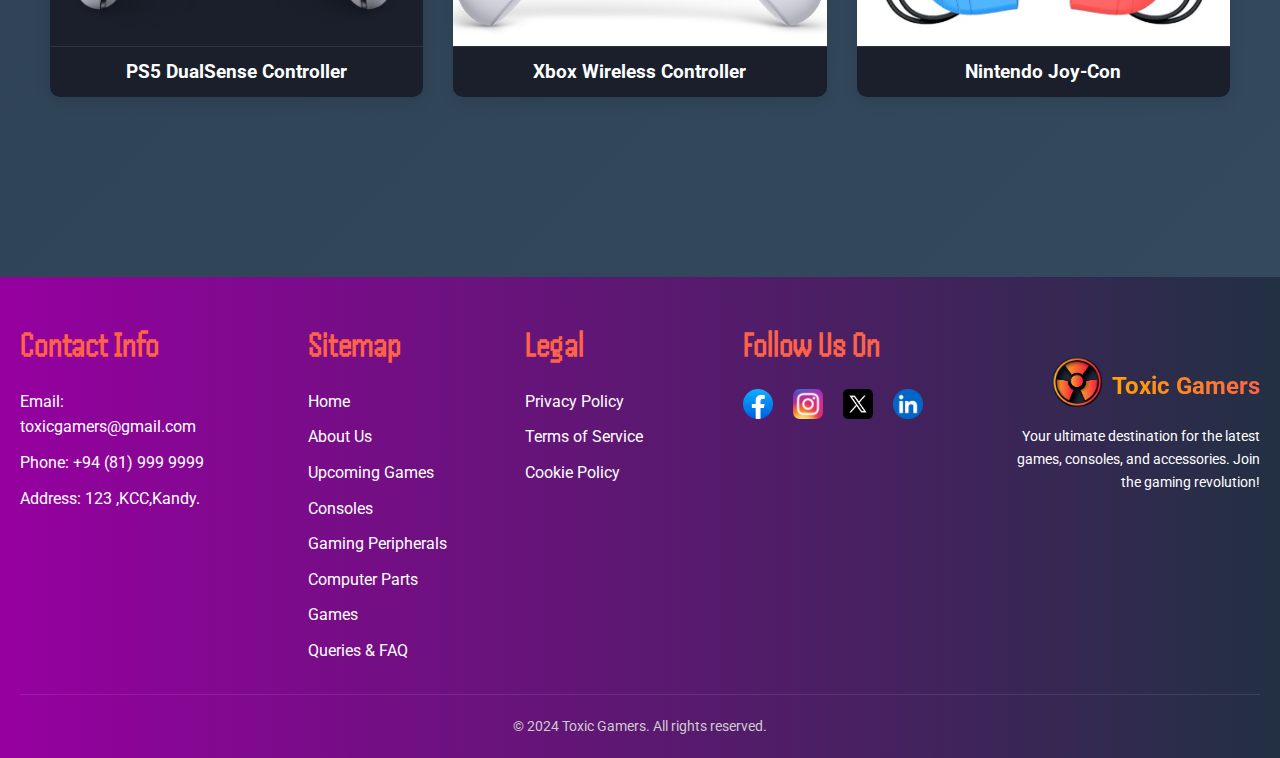
<file: accessories.html>
<!DOCTYPE html>
<html lang="en">
<head>
    <meta charset="UTF-8">
    <meta name="viewport" content="width=device-width, initial-scale=1.0">
    <title>Toxic Gamers - Accessories</title>
    <link rel="stylesheet" href="./accessories.css">
    <link rel="apple-touch-icon" sizes="180x180" href="./apple-touch-icon.png">
    <link rel="icon" type="image/png" sizes="32x32" href="./favicon-32x32.png">
    <link rel="icon" type="image/png" sizes="16x16" href="./favicon-16x16.png">
    <link rel="manifest" href="./site.webmanifest">
    <link rel="stylesheet" href="https://cdnjs.cloudflare.com/ajax/libs/font-awesome/6.0.0-beta3/css/all.min.css">
    <link href="https://fonts.googleapis.com/css2?family=Roboto:wght@300;400;700&display=swap" rel="stylesheet">
    <link href="https://fonts.googleapis.com/css2?family=Handjet:wght@300;400;700&display=swap" rel="stylesheet">
</head>
<body>
    <!-- Header Section -->
    <header>
        <div class="logo">
            <a href="index.html">
                <img src="./logo.png" alt="Gaming Logo">
            </a>
            <span class="website-name">Toxic Gamers</span>
        </div>
        
        <!-- Hamburger Button -->
        <button class="hamburger" aria-label="Toggle navigation">
            <span class="hamburger-line"></span>
            <span class="hamburger-line"></span>
            <span class="hamburger-line"></span>
        </button>
    
        <!-- Navigation Links -->
        <nav>
            <ul class="nav-links">
                <li><a href="index.html">Home</a></li>
                <li class="dropdown">
                    <a href="aboutus.html">About Us</a>
                    <ul class="dropdown-menu">
                        <li><a href="aboutus.html#our-story">Our Story</a></li>
                        <li><a href="aboutus.html#contact-us">Contact Us</a></li>
                        <li><a href="aboutus.html#store-info">Store Info</a></li>
                    </ul>
                </li>
                <li><a href="upcoming.html">Upcoming Games</a></li>
                <li class="dropdown">
                    <a href="#" class="active">Accessories</a>
                    <ul class="dropdown-menu">
                        <li><a href="accessories.html#" class="active">Consoles</a></li>
                        <li><a href="pca.html">Gaming Peripherals</a></li>
                        <li><a href="products.html">Computer Parts</a></li>
                    </ul>
                </li>
                <li><a href="games.html">Games</a></li>
                <li><a href="queries.html">Queries & FAQ</a></li>
            </ul>
        </nav>

        <script>
            // Toggle navigation on mobile
            const hamburger = document.querySelector('.hamburger');
            const navLinks = document.querySelector('.nav-links');

            hamburger.addEventListener('click', () => {
                navLinks.classList.toggle('active');
                hamburger.classList.toggle('active');
            });

            // Toggle dropdown for all dropdown menus
            const dropdowns = document.querySelectorAll('.dropdown');

            dropdowns.forEach((dropdown) => {
                dropdown.addEventListener('click', (e) => {
                    e.stopPropagation(); // Prevent the click from bubbling up
                    dropdown.classList.toggle('active');
                });
            });

            // Close navigation and dropdowns when clicking outside
            document.addEventListener('click', (event) => {
                const isClickInsideNav = navLinks.contains(event.target);
                const isClickOnHamburger = hamburger.contains(event.target);

                // Close navigation if clicking outside
                if (!isClickInsideNav && !isClickOnHamburger) {
                    navLinks.classList.remove('active');
                    hamburger.classList.remove('active');
                }

                // Close all dropdowns if clicking outside
                dropdowns.forEach((dropdown) => {
                    const isClickOnDropdown = dropdown.contains(event.target);
                    if (!isClickOnDropdown) {
                        dropdown.classList.remove('active');
                    }
                });
            });
        </script>
    
        <!-- Search Bar -->
        <div class="search">
            <form action="#" method="get">
                <div class="search-bar">
                    <input type="text" placeholder="Search..." name="search" required>
                    <button type="submit" class="search-button">
                        <svg xmlns="http://www.w3.org/2000/svg" viewBox="0 0 24 24" fill="none" stroke="currentColor" stroke-width="2" stroke-linecap="round" stroke-linejoin="round">
                            <circle cx="11" cy="11" r="8"></circle>
                            <line x1="21" y1="21" x2="16.65" y2="16.65"></line>
                        </svg>
                    </button>
                </div>
            </form>
            <button class="mobile-search-button" aria-label="Toggle search">
                <svg xmlns="http://www.w3.org/2000/svg" viewBox="0 0 24 24" fill="none" stroke="currentColor" stroke-width="2" stroke-linecap="round" stroke-linejoin="round">
                    <circle cx="11" cy="11" r="8"></circle>
                    <line x1="21" y1="21" x2="16.65" y2="16.65"></line>
                </svg>
            </button>
        </div>

        <div>
            <a href="cart.html" class="cart-link">
                <span class="item-count">0</span>
                <i class="fas fa-shopping-cart"></i>
            </a>
        </div>

        <script>
            document.addEventListener("DOMContentLoaded", () => {
                const itemCountSpan = document.querySelector(".item-count");
                const cart = JSON.parse(localStorage.getItem("cart")) || [];
            
                const totalItems = cart.reduce((sum, item) => sum + item.quantity, 0);
            
                if (itemCountSpan) {
                    itemCountSpan.textContent = totalItems;
                }
            });
        </script>

        <script>
            // Toggle search bar on mobile
            const mobileSearchButton = document.querySelector('.mobile-search-button');
            const searchBar = document.querySelector('.search-bar');
    
            mobileSearchButton.addEventListener('click', () => {
                searchBar.classList.toggle('active');
                mobileSearchButton.classList.toggle('active');
            });
            // Close search bar when clicking outside
            document.addEventListener('click', (event) => {
            const isClickInsideSearchBar = searchBar.contains(event.target);
            const isClickOnMobileButton = mobileSearchButton.contains(event.target);
    
            // If the click is outside the search bar and not on the mobile button
            if (!isClickInsideSearchBar && !isClickOnMobileButton) {
            searchBar.classList.remove('active'); // Close the search bar
            mobileSearchButton.classList.remove('active'); // Show the mobile button
           }
           });
        </script>
    </header>

    <!-- Main Content -->
    <main>
        <section class="consoles-intro">
            <h1>Consoles & Console Peripherals</h1>
            <p>Discover the ultimate gaming experience with our wide range of consoles and peripherals. From cutting-edge gaming systems to high-performance accessories, we have everything you need to dominate the game.</p><br>
        </section>

        <!-- Consoles Section -->
    <section class="category">
    <h2>Consoles</h2>
    <div class="grid">
        <!-- Existing Grid Items -->
        <div class="grid-item">
            <img src="./ps5.webp" alt="PlayStation 5">
            <h3>PlayStation 5</h3>
            <div class="overlay">
                <p>The next-gen console delivering stunning graphics and ultra-fast load times.</p>
                <div class="price">150,000 LKR</div>
                <div class="buttons">
                    <button class="buy-now">Buy Now</button>
                    <button class="add-to-cart">Add to Cart</button>
                </div>
            </div>
        </div>
        <div class="grid-item">
            <img src="./xbox.webp" alt="Xbox Series X">
            <h3>Xbox Series X</h3>
            <div class="overlay">
                <p>Experience true 4K gaming with the most powerful Xbox ever.</p>
                <div class="price">150,000 LKR</div>
                <div class="buttons">
                    <button class="buy-now">Buy Now</button>
                    <button class="add-to-cart">Add to Cart</button>
                </div>
            </div>
        </div>
        <div class="grid-item">
            <img src="./nintendo.webp" alt="Nintendo Switch">
            <h3>Nintendo Switch</h3>
            <div class="overlay">
                <p>The hybrid console that lets you play anywhere, anytime.</p>
                <div class="price">89,000 LKR</div>
                <div class="buttons">
                    <button class="buy-now">Buy Now</button>
                    <button class="add-to-cart">Add to Cart</button>
                </div>
            </div>
        </div>
        <div class="grid-item">
            <img src="./steamd.webp" alt="Steam Deck">
            <h3>Steam Deck</h3>
            <div class="overlay">
                <p>Play your Steam library on the go with this handheld gaming PC.</p>
                <div class="price">114,999 LKR</div>
                <div class="buttons">
                    <button class="buy-now">Buy Now</button>
                    <button class="add-to-cart">Add to Cart</button>
                </div>
            </div>
        </div>
        <div class="grid-item">
            <img src="./psportal.jpg" alt="PlayStation Portal">
            <h3>PlayStation Portal</h3>
            <div class="overlay">
                <p>Stream your PS5 games to this handheld device for on-the-go gaming.</p>
                <div class="price">55,555 LKR</div>
                <div class="buttons">
                    <button class="buy-now">Buy Now</button>
                    <button class="add-to-cart">Add to Cart</button>
                </div>
            </div>
        </div>
        <div class="grid-item">
            <img src="./xboxss.jpeg" alt="Xbox Series S">
            <h3>Xbox Series S</h3>
            <div class="overlay">
                <p>A compact, all-digital console for next-gen gaming at an affordable price.</p>
                <div class="price">89,000 LKR</div>
                <div class="buttons">
                    <button class="buy-now">Buy Now</button>
                    <button class="add-to-cart">Add to Cart</button>
                </div>
            </div>
        </div>
    </div>
    </section><br>

    <!-- Console Peripherals Section -->
<section class="category">
    <h2>Console Peripherals</h2>
    <div class="grid">
        <!-- Grid Items -->
        <div class="grid-item">
            <img src="./dualsense.webp" alt="PS5 DualSense Controller">
            <h3>PS5 DualSense Controller</h3>
            <div class="overlay">
                <p>Experience immersive gaming with haptic feedback and adaptive triggers.</p>
                <div class="price">20,000 LKR</div>
                <div class="buttons">
                    <button class="buy-now">Buy Now</button>
                    <button class="add-to-cart">Add to Cart</button>
                </div>
            </div>
        </div>
        <div class="grid-item">
            <img src="./xboxcont.jpg" alt="Xbox Wireless Controller">
            <h3>Xbox Wireless Controller</h3>
            <div class="overlay">
                <p>Precision gaming with a sleek design and customizable button mapping.</p>
                <div class="price">17,900 LKR</div>
                <div class="buttons">
                    <button class="buy-now">Buy Now</button>
                    <button class="add-to-cart">Add to Cart</button>
                </div>
            </div>
        </div>
        <div class="grid-item">
            <img src="./joycon.png" alt="Nintendo Joy-Con">
            <h3>Nintendo Joy-Con</h3>
            <div class="overlay">
                <p>Versatile controllers for the Nintendo Switch, perfect for multiplayer gaming.</p>
                <div class="price">22,999 LKR</div>
                <div class="buttons">
                    <button class="buy-now">Buy Now</button>
                    <button class="add-to-cart">Add to Cart</button>
                </div>
            </div>
        </div>
    </div>
</section>
    </main>
    <!-- Footer Section-->
    <footer>
        <div class="footer-content">
            <!-- Left Side: Sections -->
            <div class="footer-sections">
                <!-- Contact Info -->
                <div class="footer-section">
                    <h3>Contact Info</h3>
                    <ul>
                        <li>Email: toxicgamers@gmail.com</li>
                        <li>Phone: +94 (81) 999 9999</li>
                        <li>Address: 123 ,KCC,Kandy.</li>
                    </ul>
                </div>
    
                <!-- Sitemap -->
                <div class="footer-section">
                    <h3>Sitemap</h3>
                    <ul>
                        <li><a href="index.html">Home</a></li>
                        <li><a href="aboutus.html">About Us</a></li>
                        <li><a href="upcoming.html">Upcoming Games</a></li>
                        <li><a href="accessories.html">Consoles</a></li>
                        <li><a href="pca.html">Gaming Peripherals</a></li>
                        <li><a href="products.html">Computer Parts</a></li>
                        <li><a href="games.html">Games</a></li>
                        <li><a href="queries.html">Queries & FAQ</a></li>
                    </ul>
                </div>
    
                <!-- Legal -->
                <div class="footer-section">
                    <h3>Legal</h3>
                    <ul>
                        <li><a href="#">Privacy Policy</a></li>
                        <li><a href="#">Terms of Service</a></li>
                        <li><a href="#">Cookie Policy</a></li>
                    </ul>
                </div>
    
                <!-- Follow Us On -->
                <div class="footer-section">
                    <h3>Follow Us On</h3>
                    <ul class="social-links">
                        <li><a href="#"><img src="./fb.png" alt="Facebook"></a></li>
                        <li><a href="#"><img src="./Insta.png" alt="Instagram"></a></li>
                        <li><a href="#"><img src="./x.png" alt="X"></a></li>
                        <li><a href="#"><img src="./linkedin.png" alt="Linkedin"></a></li>
                    </ul>
                </div>
            </div>
            <!-- Footer Logo and Introduction -->
            <div class="footer-logo">
                 <div class="logo">
                    <a href="index.html">
                        <img src="./logo.png" alt="Gaming Logo">
                    </a>
                   <span class="website-name1">Toxic Gamers</span>
                 </div>
                   <p class="footer-intro">Your ultimate destination for the latest games, consoles, and accessories. Join the gaming revolution!</p>
            </div>
        </div>
    
        <!-- Copyright -->
        <div class="footer-bottom">
            <p>&copy; 2024 Toxic Gamers. All rights reserved.</p>
        </div>
    </footer>
</body>
</html>
</file>
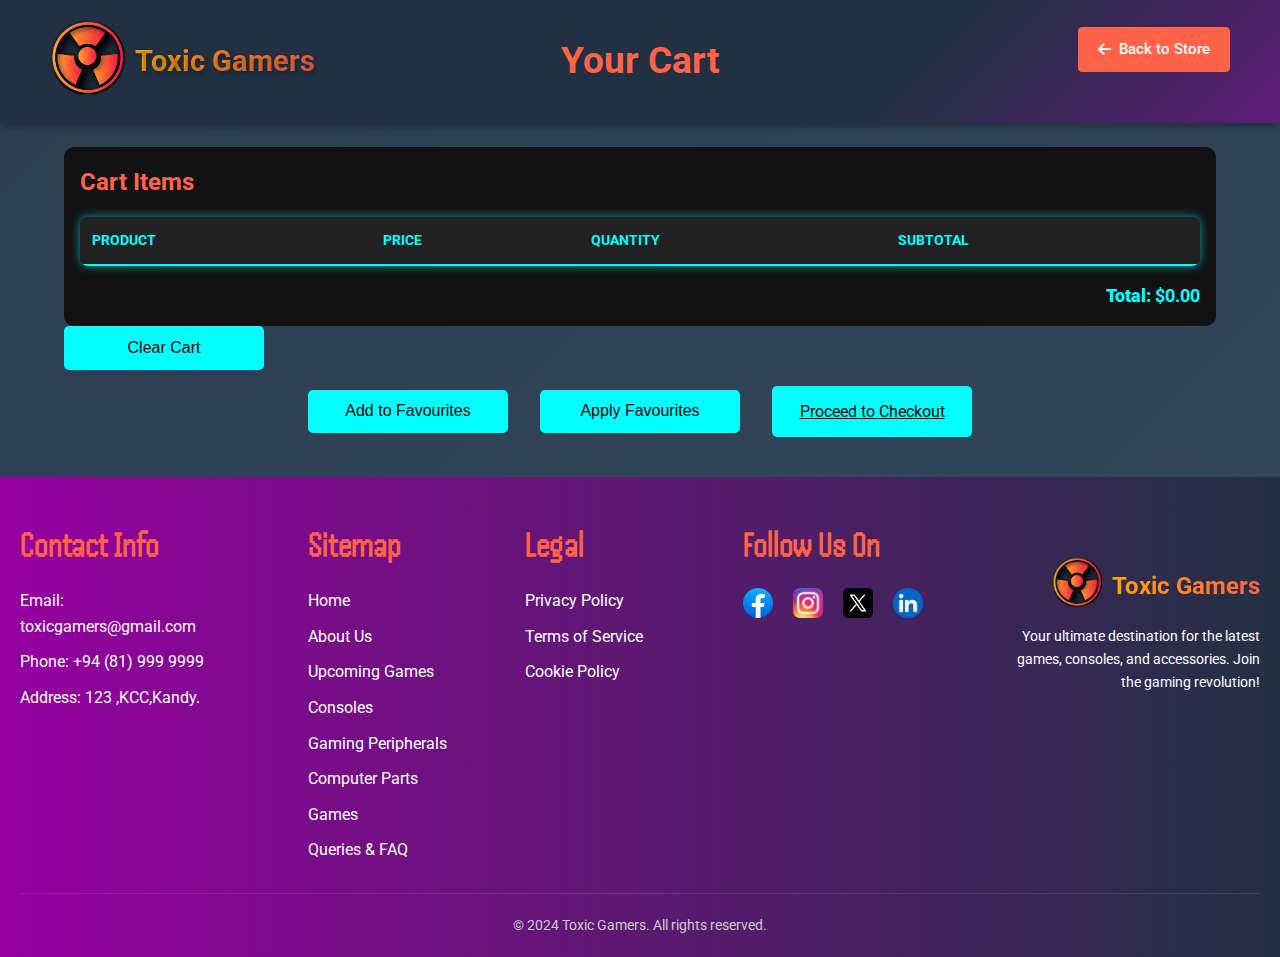
<file: cart.html>
<!DOCTYPE html>
<html lang="en">
<head>
  <meta charset="UTF-8" />
  <meta name="viewport" content="width=device-width, initial-scale=1.0"/>
  <title>Toxic Gamers - Cart</title>
  <link rel="stylesheet" href="./cart.css" />
  <link rel="apple-touch-icon" sizes="180x180" href="./apple-touch-icon.png" />
  <link rel="icon" type="image/png" sizes="32x32" href="./favicon-32x32.png" />
  <link rel="icon" type="image/png" sizes="16x16" href="./favicon-16x16.png" />
  <link rel="manifest" href="./site.webmanifest" />
  <link rel="stylesheet" href="https://cdnjs.cloudflare.com/ajax/libs/font-awesome/6.0.0/css/all.min.css" />
  <link href="https://fonts.googleapis.com/css2?family=Roboto:wght@300;400;700&display=swap" rel="stylesheet" />
  <link href="https://fonts.googleapis.com/css2?family=Handjet:wght@300;400;700&display=swap" rel="stylesheet" />
</head>
<body>

  <!-- Header -->
  <header>
    <div class="logo">
      <a href="index.html"><img src="./logo.png" alt="Gaming Logo" /></a>
      <span class="website-name">Toxic Gamers</span>
    </div>
    <h1>Your Cart</h1>
    <a href="products.html" class="back-to-store"><i class="fas fa-arrow-left"></i> Back to Store</a>
  </header>

  <!-- Main Content -->
  <main>
    <section id="cart-summary">
      <h2>Cart Items</h2>
      <table id="cart-table">
        <thead>
          <tr>
            <th>Product</th>
            <th>Price</th>
            <th>Quantity</th>
            <th>Subtotal</th>
          </tr>
        </thead>
        <tbody>
          <!-- Items will be inserted dynamically via JS -->
        </tbody>
      </table>
      <div id="cart-total">
        <strong>Total: </strong><span id="total-price">$0.00</span>
      </div>
    </section>

    <div>
      <button id="clear-cart">Clear Cart</button>
    </div>

    <div class="summary-buttons">
        <button id="addToFavourites">Add to Favourites</button>
        <button id="applyFavourites">Apply Favourites</button>
        <a href="payment.html" class="checkout-button">Proceed to Checkout</a>
        <p id="checkout-error" class="error-msg hidden">Your cart is empty. Add items before proceeding.</p>
      </div>
  </main>

  <!-- Footer -->
  <footer>
    <div class="footer-content">
      <div class="footer-sections">
        <!-- Contact Info -->
        <div class="footer-section">
          <h3>Contact Info</h3>
          <ul>
            <li>Email: toxicgamers@gmail.com</li>
            <li>Phone: +94 (81) 999 9999</li>
            <li>Address: 123 ,KCC,Kandy.</li>
          </ul>
        </div>

        <!-- Sitemap -->
        <div class="footer-section">
          <h3>Sitemap</h3>
          <ul>
            <li><a href="index.html">Home</a></li>
            <li><a href="aboutus.html">About Us</a></li>
            <li><a href="upcoming.html">Upcoming Games</a></li>
            <li><a href="accessories.html">Consoles</a></li>
            <li><a href="pca.html">Gaming Peripherals</a></li>
            <li><a href="products.html">Computer Parts</a></li>
            <li><a href="games.html">Games</a></li>
            <li><a href="queries.html">Queries & FAQ</a></li>
          </ul>
        </div>

        <!-- Legal -->
        <div class="footer-section">
          <h3>Legal</h3>
          <ul>
            <li><a href="#">Privacy Policy</a></li>
            <li><a href="#">Terms of Service</a></li>
            <li><a href="#">Cookie Policy</a></li>
          </ul>
        </div>

        <!-- Social -->
        <div class="footer-section">
          <h3>Follow Us On</h3>
          <ul class="social-links">
            <li><a href="#"><img src="./fb.png" alt="Facebook" /></a></li>
            <li><a href="#"><img src="./Insta.png" alt="Instagram" /></a></li>
            <li><a href="#"><img src="./x.png" alt="X" /></a></li>
            <li><a href="#"><img src="./linkedin.png" alt="Linkedin" /></a></li>
          </ul>
        </div>
      </div>

      <!-- Footer Logo -->
      <div class="footer-logo">
        <div class="logo">
            <a href="index.html">
                <img src="./logo.png" alt="Gaming Logo">
            </a>
          <span class="website-name1">Toxic Gamers</span>
        </div>
        <p class="footer-intro">Your ultimate destination for the latest games, consoles, and accessories. Join the gaming revolution!</p>
      </div>
    </div>

    <div class="footer-bottom">
      <p>&copy; 2024 Toxic Gamers. All rights reserved.</p>
    </div>
  </footer>

  <!-- JavaScript -->
  <script src="cart.js"></script>
</body>
</html>
</file>
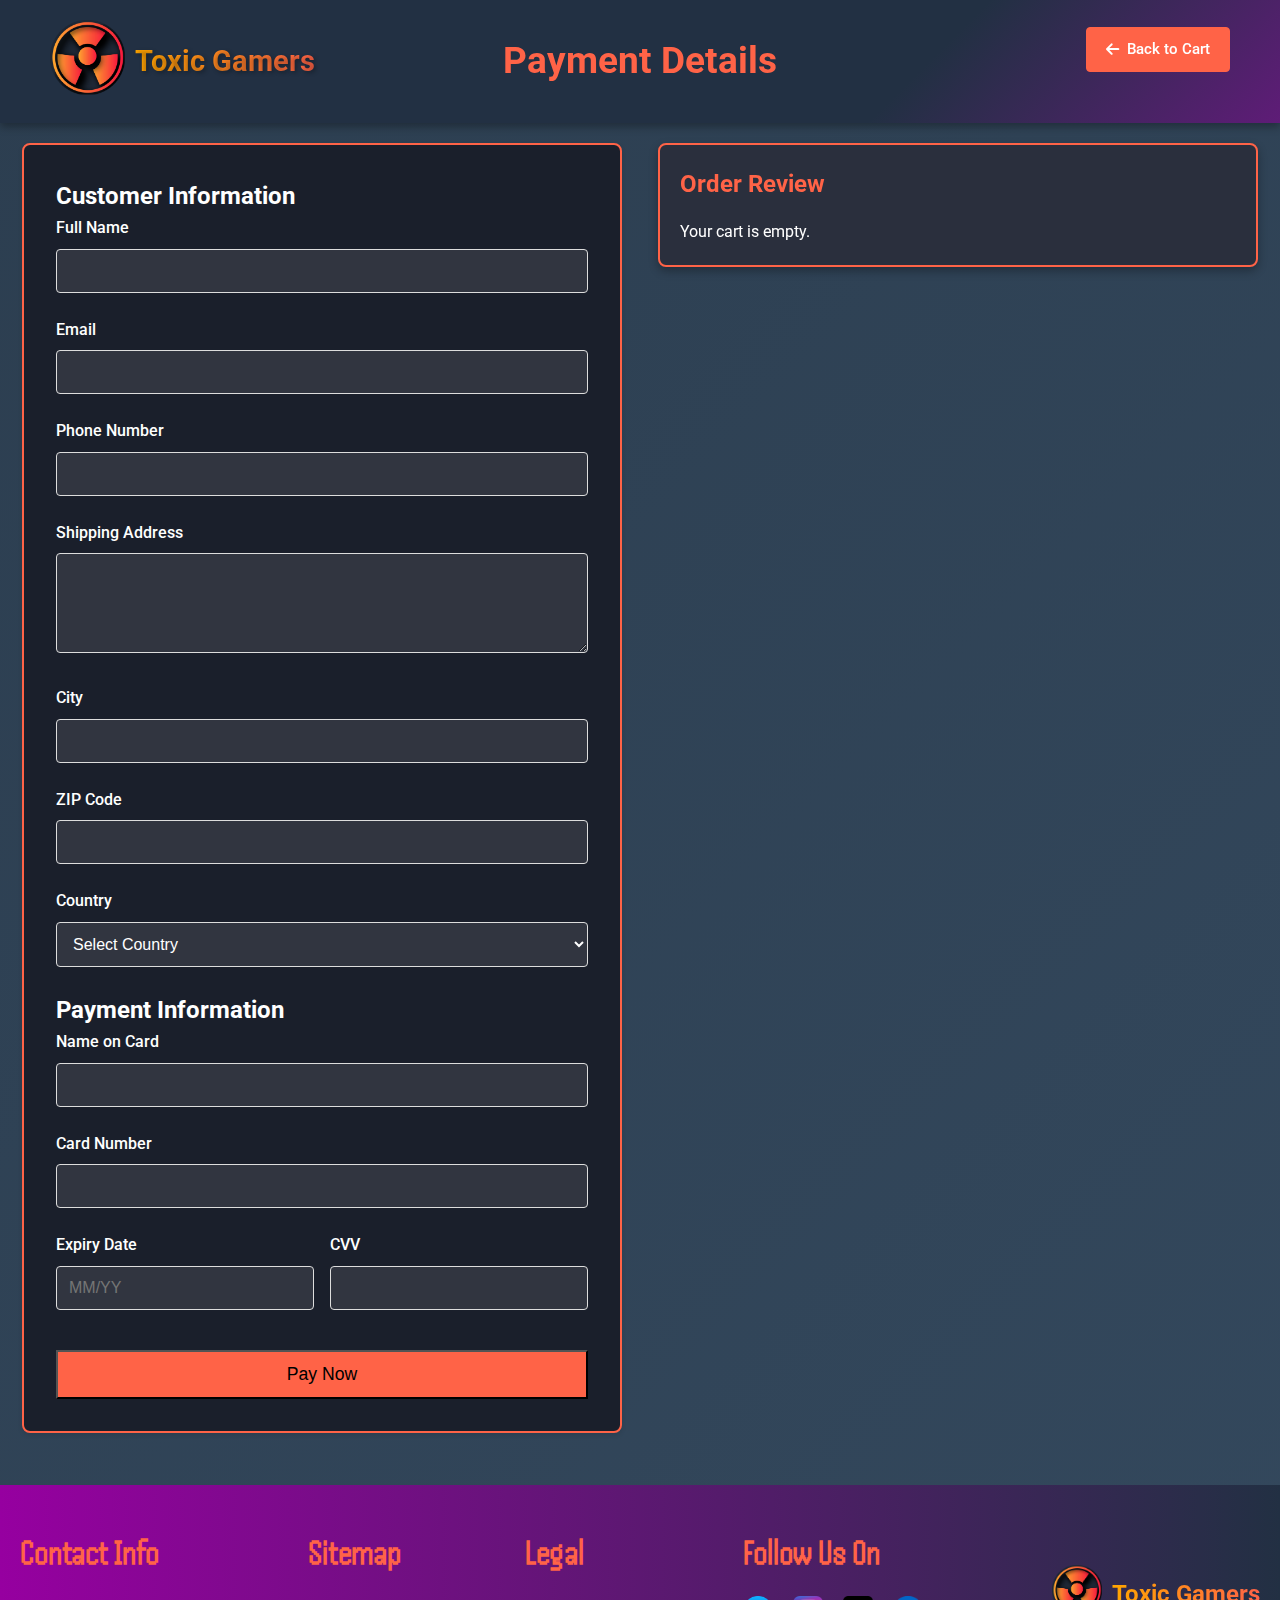
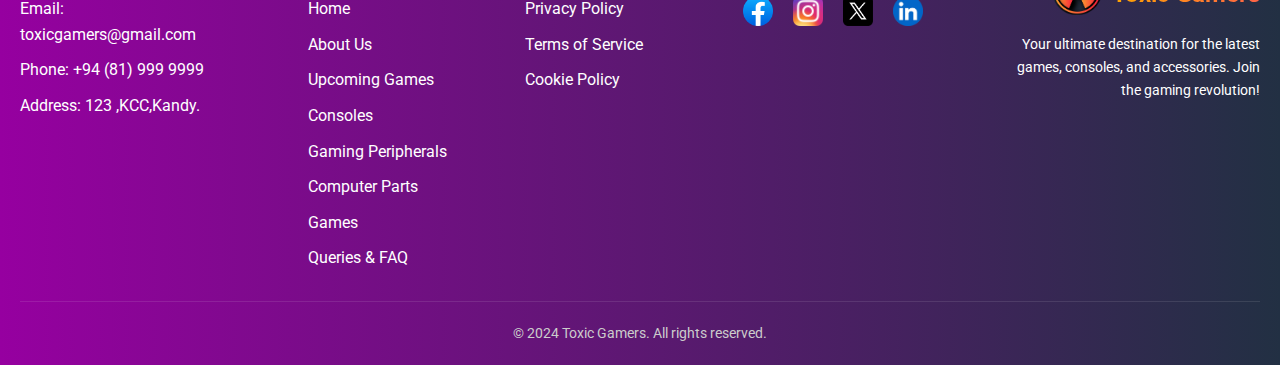
<file: payment.html>
<!DOCTYPE html>
<html lang="en">
<head>
    <meta charset="UTF-8">
    <meta name="viewport" content="width=device-width, initial-scale=1.0">
    <title>Toxic Gamers - Payment</title>
    <link rel="stylesheet" href="payment.css">
    <link rel="apple-touch-icon" sizes="180x180" href="./apple-touch-icon.png">
    <link rel="icon" type="image/png" sizes="32x32" href="./favicon-32x32.png">
    <link rel="icon" type="image/png" sizes="16x16" href="./favicon-16x16.png">
    <link rel="manifest" href="./site.webmanifest">
    <link rel="stylesheet" href="https://cdnjs.cloudflare.com/ajax/libs/font-awesome/6.0.0/css/all.min.css">
    <link href="https://fonts.googleapis.com/css2?family=Roboto:wght@300;400;700&display=swap" rel="stylesheet">
    <link href="https://fonts.googleapis.com/css2?family=Handjet:wght@300;400;700&display=swap" rel="stylesheet">
</head>
<body>
    <!-- Header Section -->
    <header>
        <div class="logo">
            <a href="index.html">
                <img src="./logo.png" alt="Gaming Logo">
            </a>
            <span class="website-name">Toxic Gamers</span>
        </div>
        <h1>Payment Details</h1>
        <a href="cart.html" class="back-to-cart"><i class="fas fa-arrow-left"></i> Back to Cart</a>
    </header>

    <main class="payment-layout">
        <section class="customer-details">
            <h2>Customer Information</h2>
            <form id="paymentForm">
                <div class="form-group">
                    <label for="fullName">Full Name</label>
                    <input type="text" id="fullName" required>
                </div>
                
                <div class="form-group">
                    <label for="email">Email</label>
                    <input type="email" id="email" required>
                </div>
                
                <div class="form-group">
                    <label for="phone">Phone Number</label>
                    <input type="tel" id="phone" required>
                </div>
                
                <div class="form-group">
                    <label for="address">Shipping Address</label>
                    <textarea id="address" required></textarea>
                </div>
                
                <div class="form-group">
                    <label for="city">City</label>
                    <input type="text" id="city" required>
                </div>
                
                <div class="form-group">
                    <label for="zip">ZIP Code</label>
                    <input type="text" id="zip" required>
                </div>
                
                <div class="form-group">
                    <label for="country">Country</label>
                    <select id="country" class="styled-select" required>
                        <option value="">Select Country</option>
                        <option value="SL">Sri Lanka</option>
                        <option value="US">United States</option>
                        <option value="UK">United Kingdom</option>
                        <option value="CA">Canada</option>
                        <option value="AU">Australia</option>
                    </select>
                </div>

                <h2>Payment Information</h2>
                
                <div class="form-group">
                    <label for="cardName">Name on Card</label>
                    <input type="text" id="cardName" required>
                </div>
                
                <div class="form-group">
                    <label for="cardNumber">Card Number</label>
                    <input type="text" id="cardNumber" required>
                </div>
                
                <div class="form-group-row">
                    <div class="form-group">
                        <label for="expiry">Expiry Date</label>
                        <input type="text" id="expiry" placeholder="MM/YY" required>
                    </div>
                    
                    <div class="form-group">
                        <label for="cvv">CVV</label>
                        <input type="text" id="cvv" required>
                    </div>
                </div>
                
                <button type="submit" id="payButton">Pay Now</button>
            </form>
        </section>

        <section class="order-review">
            <h2>Order Review</h2>
            <div id="orderReview"></div>
        </section>

        <div id="thankYouMessage" class="hidden">
            <h2>Thank You for Your Purchase!</h2>
            <p>Your order has been placed successfully.</p>
            <p id="deliveryDate"></p>
            <p>An email confirmation has been sent to <span id="confirmationEmail"></span>.</p>
            <a href="index.html" class="back-to-shop">Back to Shop</a>
        </div>
    </main>

    <!-- Footer Section-->
    <footer>
        <div class="footer-content">
            <!-- Left Side: Sections -->
            <div class="footer-sections">
                <!-- Contact Info -->
                <div class="footer-section">
                    <h3>Contact Info</h3>
                    <ul>
                        <li>Email: toxicgamers@gmail.com</li>
                        <li>Phone: +94 (81) 999 9999</li>
                        <li>Address: 123 ,KCC,Kandy.</li>
                    </ul>
                </div>
    
                <!-- Sitemap -->
                <div class="footer-section">
                    <h3>Sitemap</h3>
                    <ul>
                        <li><a href="index.html">Home</a></li>
                        <li><a href="aboutus.html">About Us</a></li>
                        <li><a href="upcoming.html">Upcoming Games</a></li>
                        <li><a href="accessories.html">Consoles</a></li>
                        <li><a href="pca.html">Gaming Peripherals</a></li>
                        <li><a href="products.html">Computer Parts</a></li>
                        <li><a href="games.html">Games</a></li>
                        <li><a href="queries.html">Queries & FAQ</a></li>
                    </ul>
                </div>
    
                <!-- Legal -->
                <div class="footer-section">
                    <h3>Legal</h3>
                    <ul>
                        <li><a href="#">Privacy Policy</a></li>
                        <li><a href="#">Terms of Service</a></li>
                        <li><a href="#">Cookie Policy</a></li>
                    </ul>
                </div>
    
                <!-- Follow Us On -->
                <div class="footer-section">
                    <h3>Follow Us On</h3>
                    <ul class="social-links">
                        <li><a href="#"><img src="./fb.png" alt="Facebook"></a></li>
                        <li><a href="#"><img src="./Insta.png" alt="Instagram"></a></li>
                        <li><a href="#"><img src="./x.png" alt="X"></a></li>
                        <li><a href="#"><img src="./linkedin.png" alt="Linkedin"></a></li>
                    </ul>
                </div>
            </div>
            <!-- Footer Logo and Introduction -->
            <div class="footer-logo">
                 <div class="logo">
                    <a href="index.html">
                        <img src="./logo.png" alt="Gaming Logo">
                    </a>
                   <span class="website-name1">Toxic Gamers</span>
                 </div>
                   <p class="footer-intro">Your ultimate destination for the latest games, consoles, and accessories. Join the gaming revolution!</p>
            </div>
        </div>
    
        <!-- Copyright -->
        <div class="footer-bottom">
            <p>&copy; 2024 Toxic Gamers. All rights reserved.</p>
        </div>
    </footer>
    <script src="payment.js"></script>
</body>
</html>
</file>
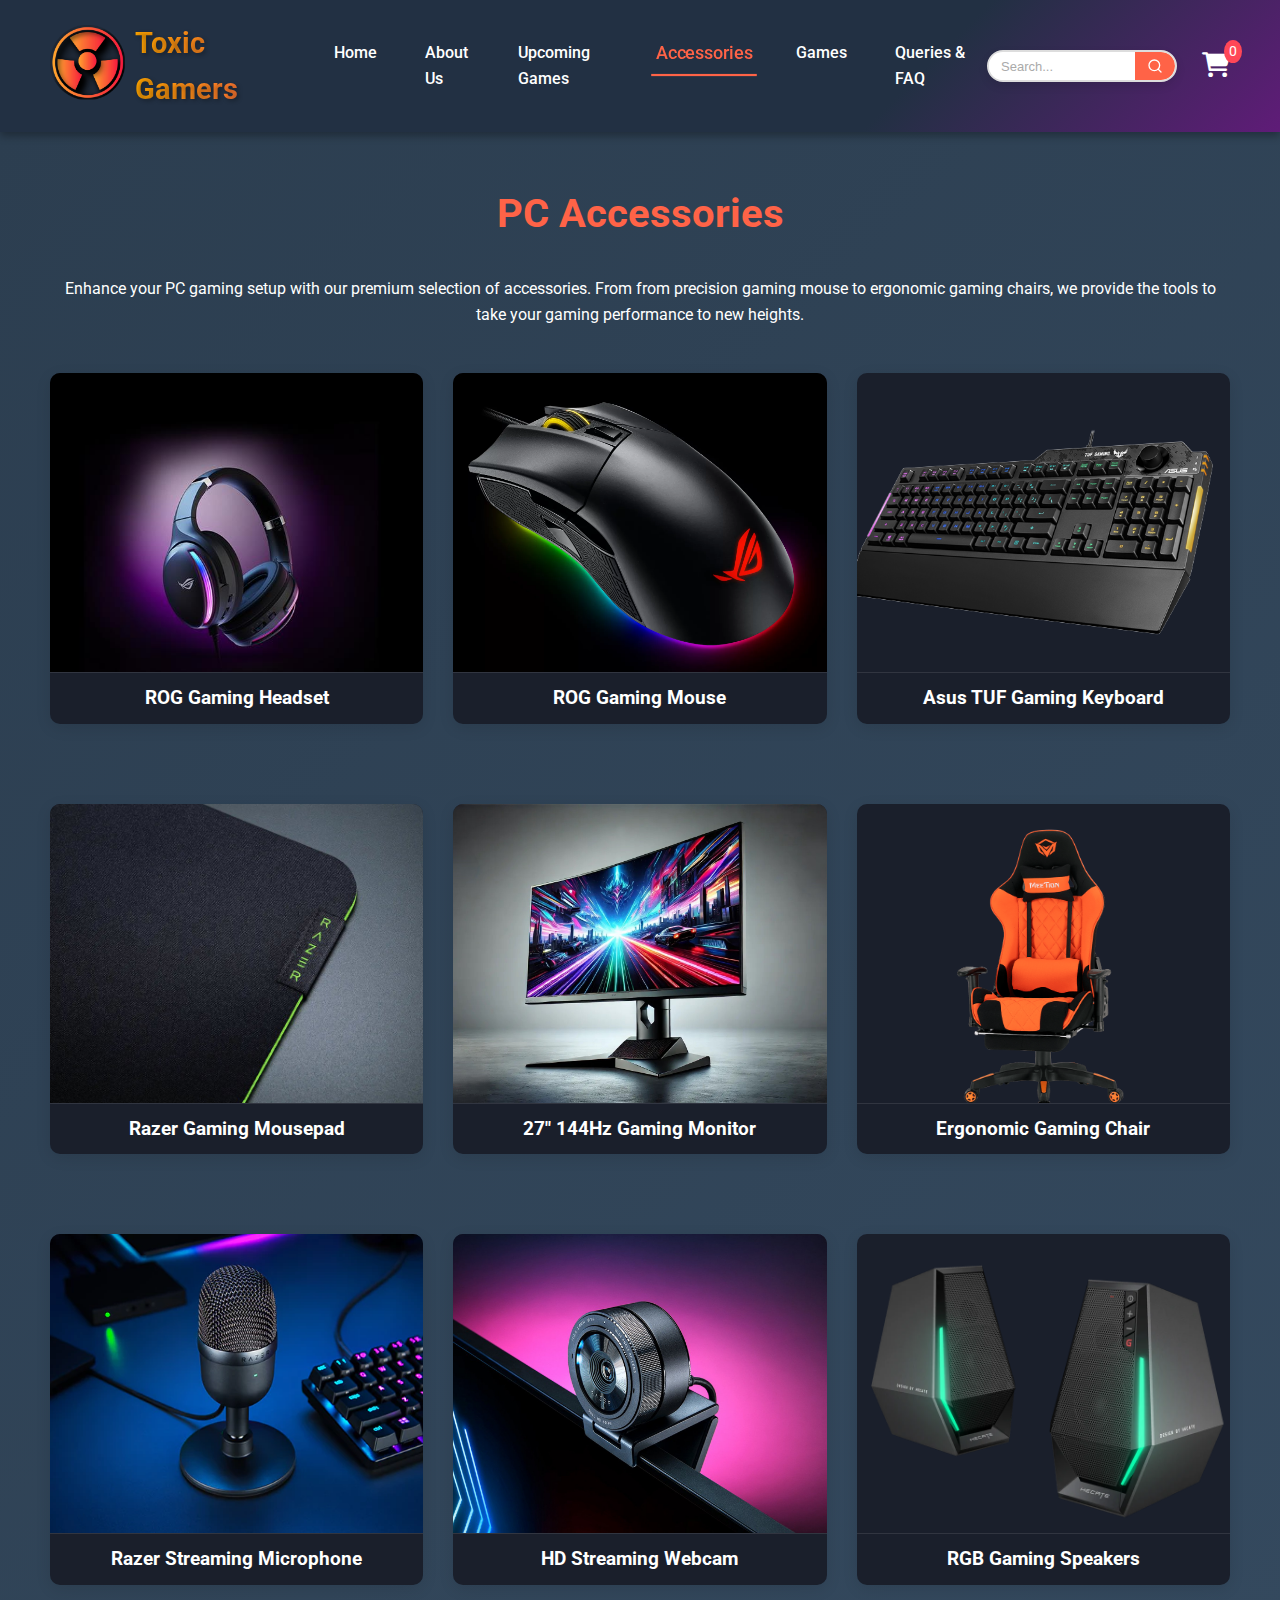
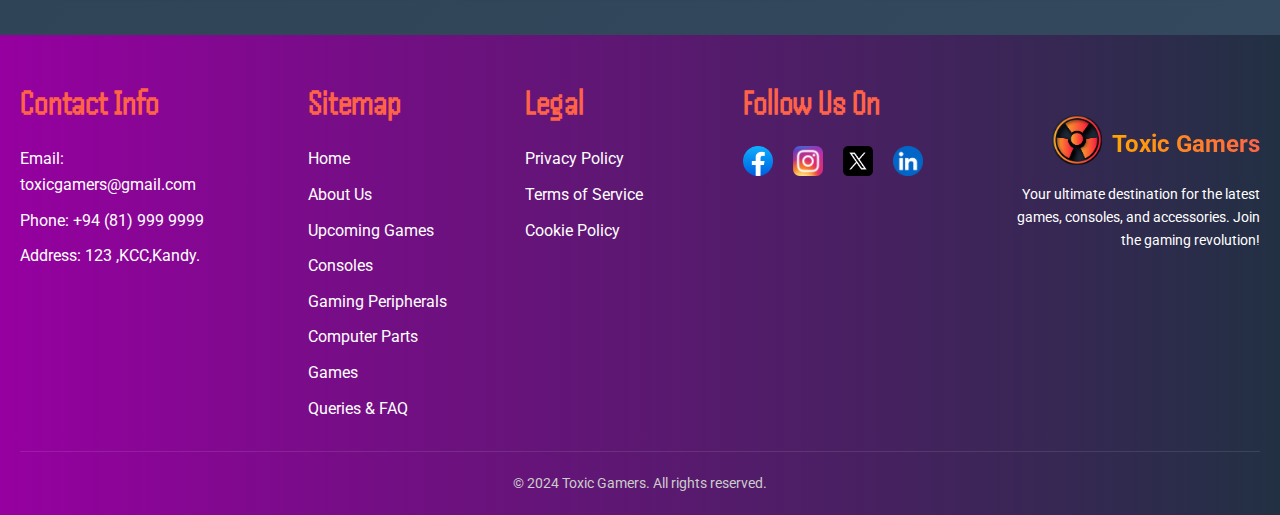
<file: pca.html>
<!DOCTYPE html>
<html lang="en">
<head>
    <meta charset="UTF-8">
    <meta name="viewport" content="width=device-width, initial-scale=1.0">
    <title>Toxic Gamers - PC Accessories</title>
    <link rel="stylesheet" href="./pca.css">
    <link rel="apple-touch-icon" sizes="180x180" href="./apple-touch-icon.png">
    <link rel="icon" type="image/png" sizes="32x32" href="./favicon-32x32.png">
    <link rel="icon" type="image/png" sizes="16x16" href="./favicon-16x16.png">
    <link rel="manifest" href="./site.webmanifest">
    <link rel="stylesheet" href="https://cdnjs.cloudflare.com/ajax/libs/font-awesome/6.0.0-beta3/css/all.min.css">
    <link href="https://fonts.googleapis.com/css2?family=Roboto:wght@300;400;700&display=swap" rel="stylesheet">
    <link href="https://fonts.googleapis.com/css2?family=Handjet:wght@300;400;700&display=swap" rel="stylesheet">
</head>
<body>
    <!-- Header Section -->
    <header>
        <div class="logo">
            <a href="index.html">
                <img src="./logo.png" alt="Gaming Logo">
            </a>
            <span class="website-name">Toxic Gamers</span>
        </div>
        
        <!-- Hamburger Button -->
        <button class="hamburger" aria-label="Toggle navigation">
            <span class="hamburger-line"></span>
            <span class="hamburger-line"></span>
            <span class="hamburger-line"></span>
        </button>
    
        <!-- Navigation Links -->
        <nav>
            <ul class="nav-links">
                <li><a href="index.html">Home</a></li>
                <li class="dropdown">
                    <a href="aboutus.html">About Us</a>
                    <ul class="dropdown-menu">
                        <li><a href="aboutus.html#our-story">Our Story</a></li>
                        <li><a href="aboutus.html#contact-us">Contact Us</a></li>
                        <li><a href="aboutus.html#store-info">Store Info</a></li>
                    </ul>
                </li>
                <li><a href="upcoming.html">Upcoming Games</a></li>
                <li class="dropdown">
                    <a href="#" class="active">Accessories</a>
                    <ul class="dropdown-menu">
                        <li><a href="accessories.html">Consoles</a></li>
                        <li><a href="pca.html" class="active">Gaming Peripherals</a></li>
                        <li><a href="products.html">Computer Parts</a></li>
                    </ul>
                </li>
                <li><a href="games.html">Games</a></li>
                <li><a href="queries.html">Queries & FAQ</a></li>
            </ul>
        </nav>

        <script>
            // Toggle navigation on mobile
            const hamburger = document.querySelector('.hamburger');
            const navLinks = document.querySelector('.nav-links');

            hamburger.addEventListener('click', () => {
                navLinks.classList.toggle('active');
                hamburger.classList.toggle('active');
            });

            // Toggle dropdown for all dropdown menus
            const dropdowns = document.querySelectorAll('.dropdown');

            dropdowns.forEach((dropdown) => {
                dropdown.addEventListener('click', (e) => {
                    e.stopPropagation(); // Prevent the click from bubbling up
                    dropdown.classList.toggle('active');
                });
            });

            // Close navigation and dropdowns when clicking outside
            document.addEventListener('click', (event) => {
                const isClickInsideNav = navLinks.contains(event.target);
                const isClickOnHamburger = hamburger.contains(event.target);

                // Close navigation if clicking outside
                if (!isClickInsideNav && !isClickOnHamburger) {
                    navLinks.classList.remove('active');
                    hamburger.classList.remove('active');
                }

                // Close all dropdowns if clicking outside
                dropdowns.forEach((dropdown) => {
                    const isClickOnDropdown = dropdown.contains(event.target);
                    if (!isClickOnDropdown) {
                        dropdown.classList.remove('active');
                    }
                });
            });
        </script>
    
        <!-- Search Bar -->
        <div class="search">
            <form action="#" method="get">
                <div class="search-bar">
                    <input type="text" placeholder="Search..." name="search" required>
                    <button type="submit" class="search-button">
                        <svg xmlns="http://www.w3.org/2000/svg" viewBox="0 0 24 24" fill="none" stroke="currentColor" stroke-width="2" stroke-linecap="round" stroke-linejoin="round">
                            <circle cx="11" cy="11" r="8"></circle>
                            <line x1="21" y1="21" x2="16.65" y2="16.65"></line>
                        </svg>
                    </button>
                </div>
            </form>
            <button class="mobile-search-button" aria-label="Toggle search">
                <svg xmlns="http://www.w3.org/2000/svg" viewBox="0 0 24 24" fill="none" stroke="currentColor" stroke-width="2" stroke-linecap="round" stroke-linejoin="round">
                    <circle cx="11" cy="11" r="8"></circle>
                    <line x1="21" y1="21" x2="16.65" y2="16.65"></line>
                </svg>
            </button>
        </div>

        <div>
            <a href="cart.html" class="cart-link">
                <span class="item-count">0</span>
                <i class="fas fa-shopping-cart"></i>
            </a>
        </div>

        <script>
            document.addEventListener("DOMContentLoaded", () => {
                const itemCountSpan = document.querySelector(".item-count");
                const cart = JSON.parse(localStorage.getItem("cart")) || [];
            
                const totalItems = cart.reduce((sum, item) => sum + item.quantity, 0);
            
                if (itemCountSpan) {
                    itemCountSpan.textContent = totalItems;
                }
            });
        </script>

        <script>
            // Toggle search bar on mobile
            const mobileSearchButton = document.querySelector('.mobile-search-button');
            const searchBar = document.querySelector('.search-bar');
    
            mobileSearchButton.addEventListener('click', () => {
                searchBar.classList.toggle('active');
                mobileSearchButton.classList.toggle('active');
            });
            // Close search bar when clicking outside
            document.addEventListener('click', (event) => {
            const isClickInsideSearchBar = searchBar.contains(event.target);
            const isClickOnMobileButton = mobileSearchButton.contains(event.target);
    
            // If the click is outside the search bar and not on the mobile button
            if (!isClickInsideSearchBar && !isClickOnMobileButton) {
            searchBar.classList.remove('active'); // Close the search bar
            mobileSearchButton.classList.remove('active'); // Show the mobile button
           }
           });
        </script>
    </header>

    <!-- Main Content -->
    <main>
        <section class="consoles-intro">
            <h1>PC Accessories</h1>
            <p>Enhance your PC gaming setup with our premium selection of accessories. From from precision gaming mouse to ergonomic gaming chairs, we provide the tools to take your gaming performance to new heights.</p><br>
        </section>

        <!-- PC Accessories Section -->
        <section id="accessories" class="category">
            <div class="grid">
                <div class="grid-item">
                    <img src="./rog.jpeg" alt="Gaming Headset">
                    <h3>ROG Gaming Headset</h3>
                    <div class="overlay">
                        <p>Immerse yourself in the game with crystal-clear sound.</p>
                        <div class="price">22,900 LKR</div>
                        <div class="buttons">
                            <button class="buy-now">Buy Now</button>
                            <button class="add-to-cart">Add to Cart</button>
                        </div>
                    </div>
                </div>
                <div class="grid-item">
                    <img src="./mouse.webp" alt="Gaming Mouse">
                    <h3>ROG Gaming Mouse</h3>
                    <div class="overlay">
                        <p>Precision and speed for competitive gaming.</p>
                        <div class="price">15,000 LKR</div>
                        <div class="buttons">
                            <button class="buy-now">Buy Now</button>
                            <button class="add-to-cart">Add to Cart</button>
                        </div>
                    </div>
                </div>
                <div class="grid-item">
                    <img src="./tuf.png" alt="Keyboard">
                    <h3>Asus TUF Gaming Keyboard</h3>
                    <div class="overlay">
                        <p>Durable and responsive keys for every gamer.</p>
                        <div class="price">24,999 LKR</div>
                        <div class="buttons">
                            <button class="buy-now">Buy Now</button>
                            <button class="add-to-cart">Add to Cart</button>
                        </div>
                    </div>
                </div>
                <div class="grid-item">
                    <img src="./razer.jpg" alt="Gaming Mousepad">
                    <h3>Razer Gaming Mousepad</h3>
                    <div class="overlay">
                        <p>Textured micro-weave cloth surface, woven for speed,crafted for control.</p>
                        <div class="price">8,500 LKR</div>
                        <div class="buttons">
                            <button class="buy-now">Buy Now</button>
                            <button class="add-to-cart">Add to Cart</button>
                        </div>
                    </div>
                </div>
                <div class="grid-item">
                    <img src="./monitor.jpg" alt="Gaming Monitor">
                    <h3>27" 144Hz Gaming Monitor</h3>
                    <div class="overlay">
                        <p>Ultra-smooth gameplay with high refresh rates.</p>
                        <div class="price">72,900 LKR</div>
                        <div class="buttons">
                            <button class="buy-now">Buy Now</button>
                            <button class="add-to-cart">Add to Cart</button>
                        </div>
                    </div>
                </div>
                <div class="grid-item">
                    <img src="./chair.png" alt="Gaming Chair">
                    <h3>Ergonomic Gaming Chair</h3>
                    <div class="overlay">
                        <p>Comfort and support for long gaming sessions.</p>
                        <div class="price">58,000 LKR</div>
                        <div class="buttons">
                            <button class="buy-now">Buy Now</button>
                            <button class="add-to-cart">Add to Cart</button>
                        </div>
                    </div>
                </div>
                <div class="grid-item">
                    <img src="./mic.webp" alt="Streaming Microphone">
                    <h3>Razer Streaming Microphone</h3>
                    <div class="overlay">
                        <p>Professional grade-audio with any streaming or video call setup.</p>
                        <div class="price">14,000 LKR</div>
                        <div class="buttons">
                            <button class="buy-now">Buy Now</button>
                            <button class="add-to-cart">Add to Cart</button>
                        </div>
                    </div>
                </div>
                <div class="grid-item">
                    <img src="./webcam.png" alt="Gaming Webcam">
                    <h3>HD Streaming Webcam</h3>
                    <div class="overlay">
                        <p>Crystal-clear video for streaming and video calls.</p>
                        <div class="price">16,900 LKR</div>
                        <div class="buttons">
                            <button class="buy-now">Buy Now</button>
                            <button class="add-to-cart">Add to Cart</button>
                        </div>
                    </div>
                </div>
                <div class="grid-item">
                    <img src="./speaker.webp" alt="Gaming Speakers">
                    <h3>RGB Gaming Speakers</h3>
                    <div class="overlay">
                        <p>Immersive sound with customizable RGB lighting.</p>
                        <div class="price">20,000 LKR</div>
                        <div class="buttons">
                            <button class="buy-now">Buy Now</button>
                            <button class="add-to-cart">Add to Cart</button>
                        </div>
                    </div>
                </div>
            </div>
        </section>
    </main>
    <!-- Footer Section-->
    <footer>
        <div class="footer-content">
            <!-- Left Side: Sections -->
            <div class="footer-sections">
                <!-- Contact Info -->
                <div class="footer-section">
                    <h3>Contact Info</h3>
                    <ul>
                        <li>Email: toxicgamers@gmail.com</li>
                        <li>Phone: +94 (81) 999 9999</li>
                        <li>Address: 123 ,KCC,Kandy.</li>
                    </ul>
                </div>
    
                <!-- Sitemap -->
                <div class="footer-section">
                    <h3>Sitemap</h3>
                    <ul>
                        <li><a href="index.html">Home</a></li>
                        <li><a href="aboutus.html">About Us</a></li>
                        <li><a href="upcoming.html">Upcoming Games</a></li>
                        <li><a href="accessories.html">Consoles</a></li>
                        <li><a href="pca.html">Gaming Peripherals</a></li>
                        <li><a href="products.html">Computer Parts</a></li>
                        <li><a href="games.html">Games</a></li>
                        <li><a href="queries.html">Queries & FAQ</a></li>
                    </ul>
                </div>
    
                <!-- Legal -->
                <div class="footer-section">
                    <h3>Legal</h3>
                    <ul>
                        <li><a href="#">Privacy Policy</a></li>
                        <li><a href="#">Terms of Service</a></li>
                        <li><a href="#">Cookie Policy</a></li>
                    </ul>
                </div>
    
                <!-- Follow Us On -->
                <div class="footer-section">
                    <h3>Follow Us On</h3>
                    <ul class="social-links">
                        <li><a href="#"><img src="./fb.png" alt="Facebook"></a></li>
                        <li><a href="#"><img src="./Insta.png" alt="Instagram"></a></li>
                        <li><a href="#"><img src="./x.png" alt="X"></a></li>
                        <li><a href="#"><img src="./linkedin.png" alt="Linkedin"></a></li>
                    </ul>
                </div>
            </div>
            <!-- Footer Logo and Introduction -->
            <div class="footer-logo">
                 <div class="logo">
                    <a href="index.html">
                        <img src="./logo.png" alt="Gaming Logo">
                    </a>
                   <span class="website-name1">Toxic Gamers</span>
                 </div>
                   <p class="footer-intro">Your ultimate destination for the latest games, consoles, and accessories. Join the gaming revolution!</p>
            </div>
        </div>
    
        <!-- Copyright -->
        <div class="footer-bottom">
            <p>&copy; 2024 Toxic Gamers. All rights reserved.</p>
        </div>
    </footer>
</body>
</html>
</file>
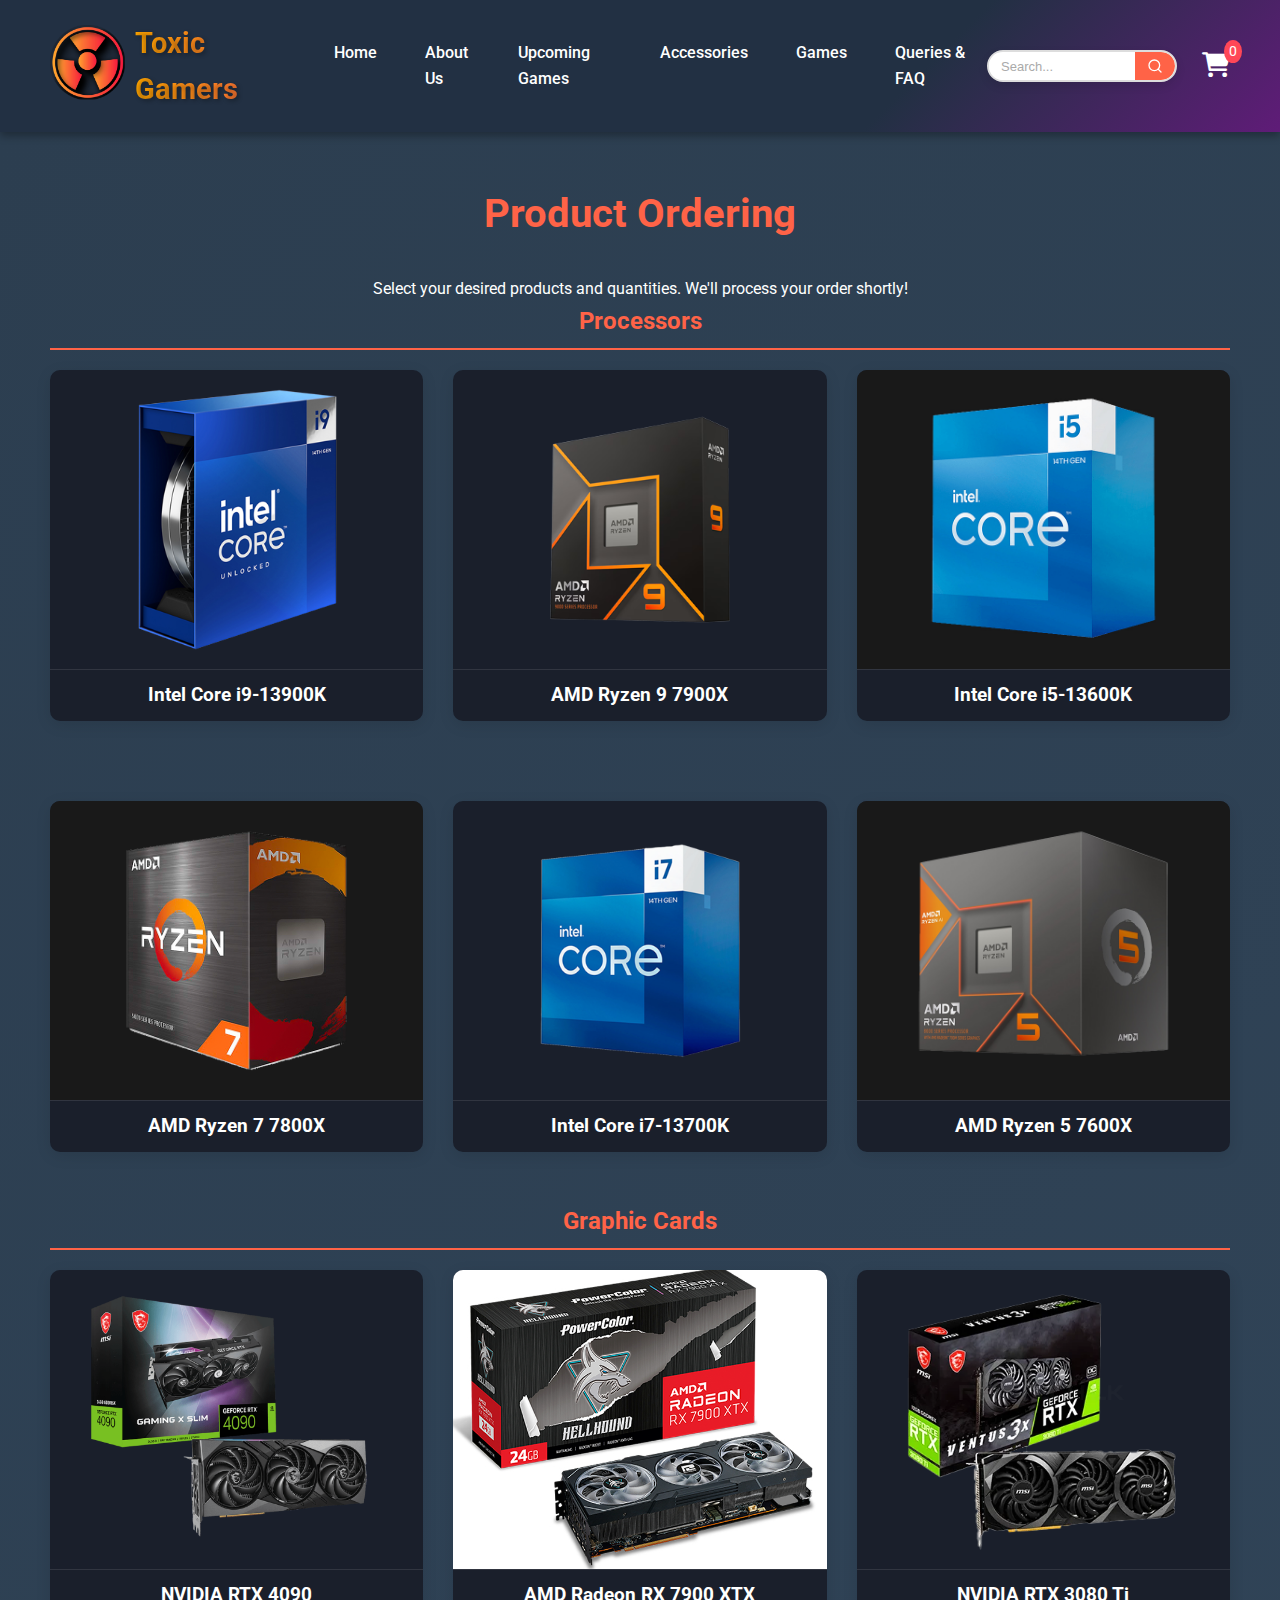
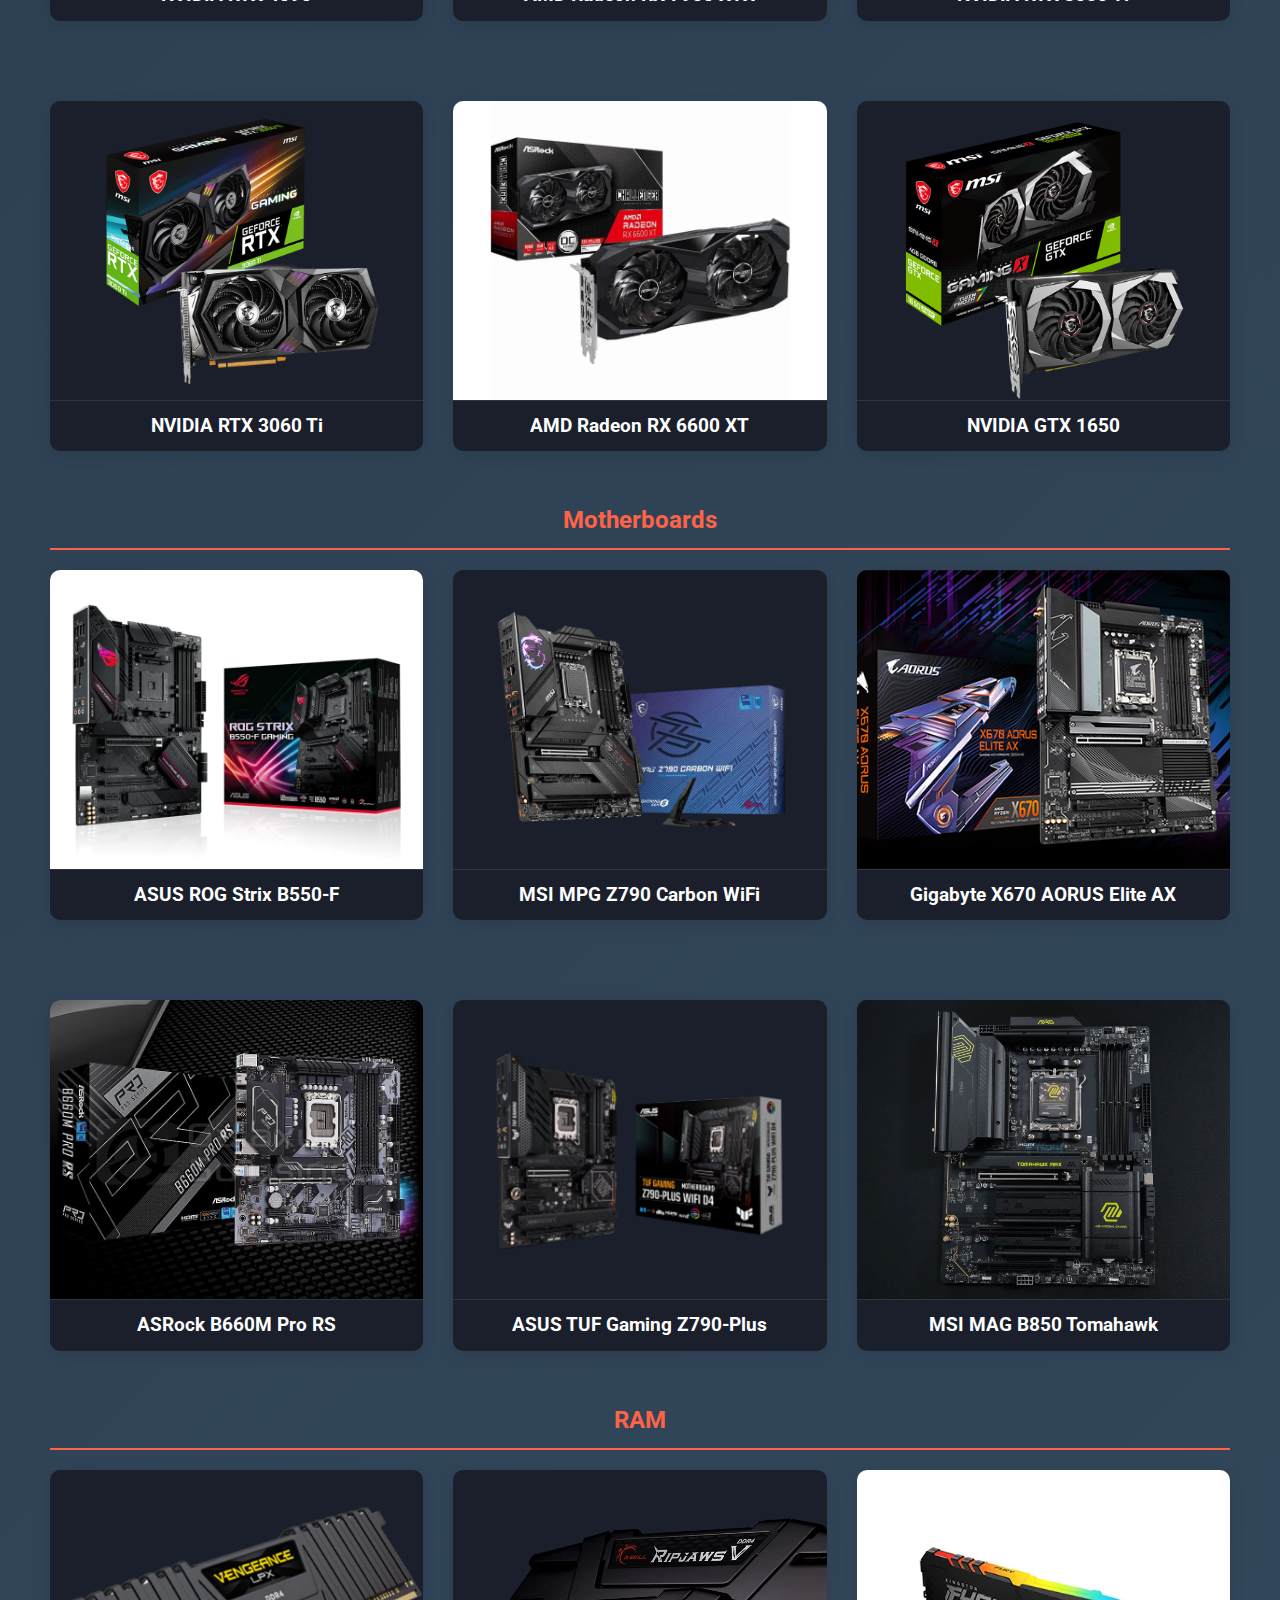
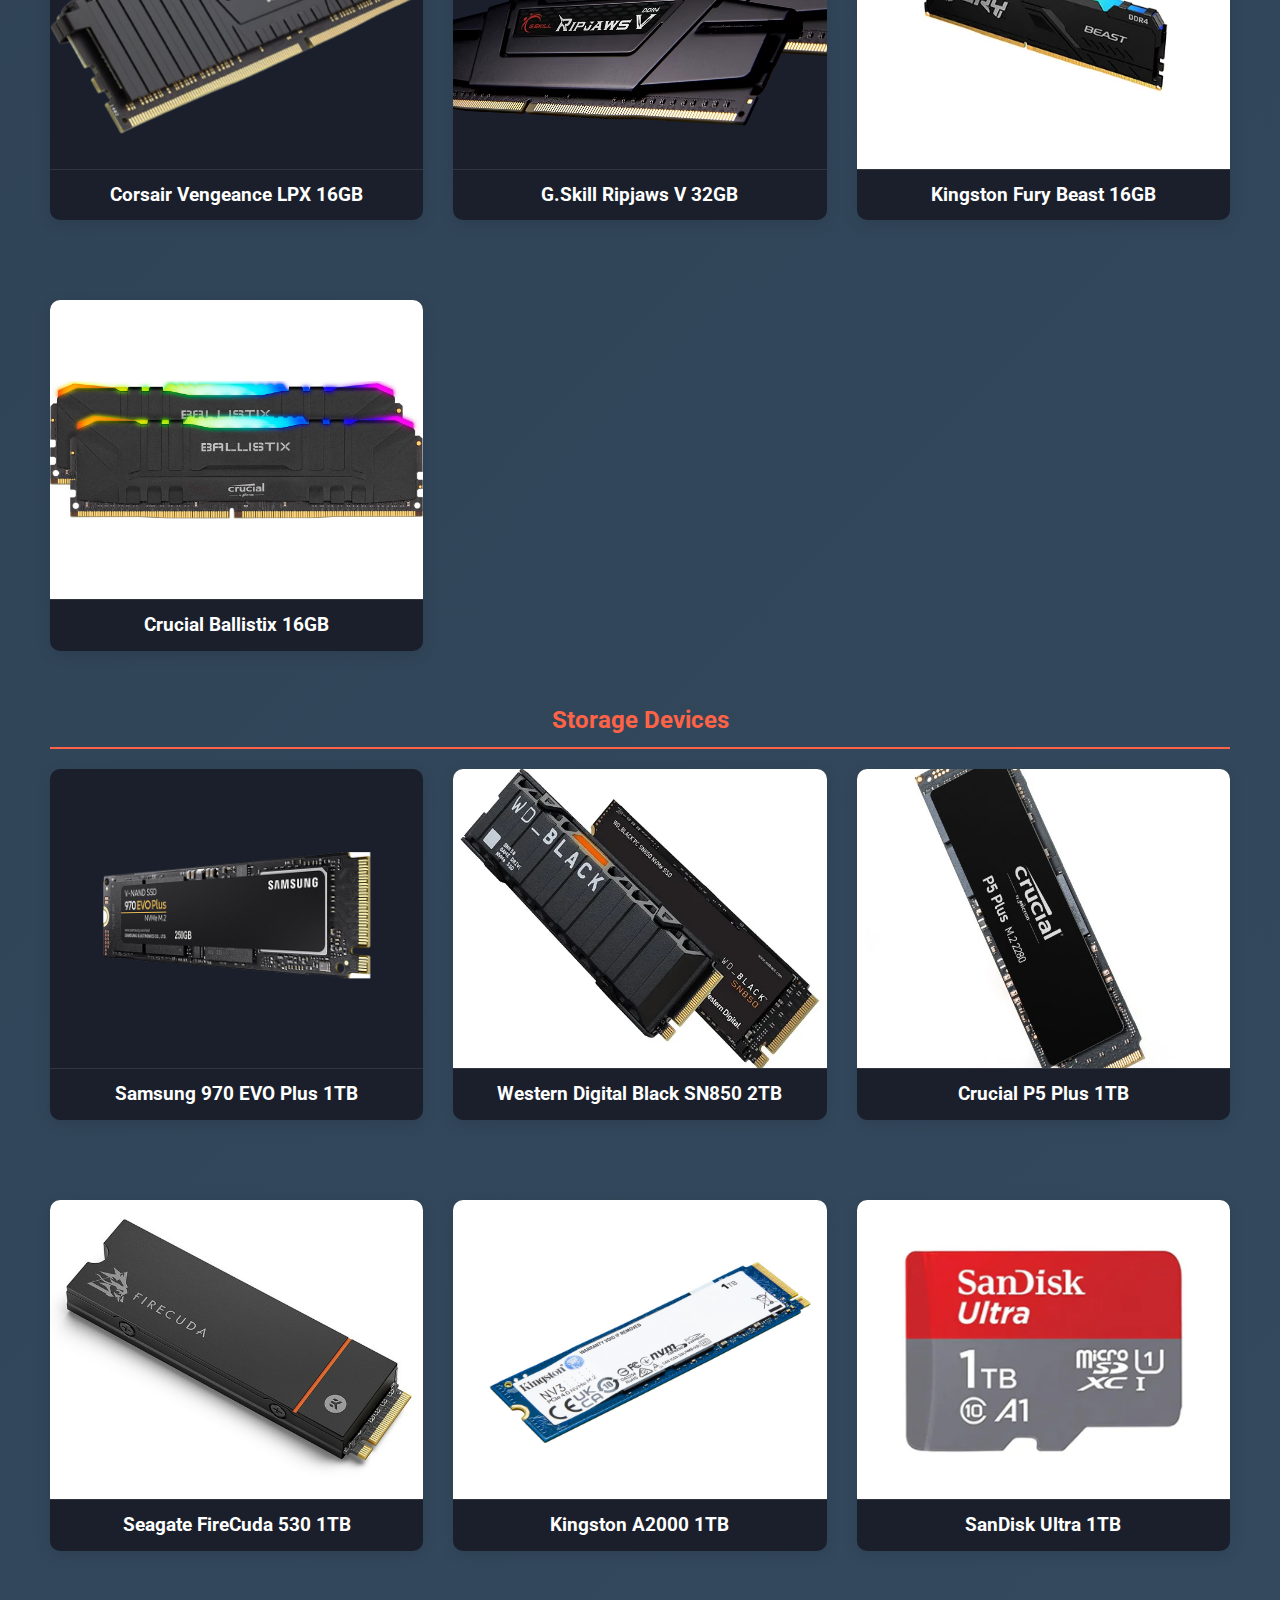
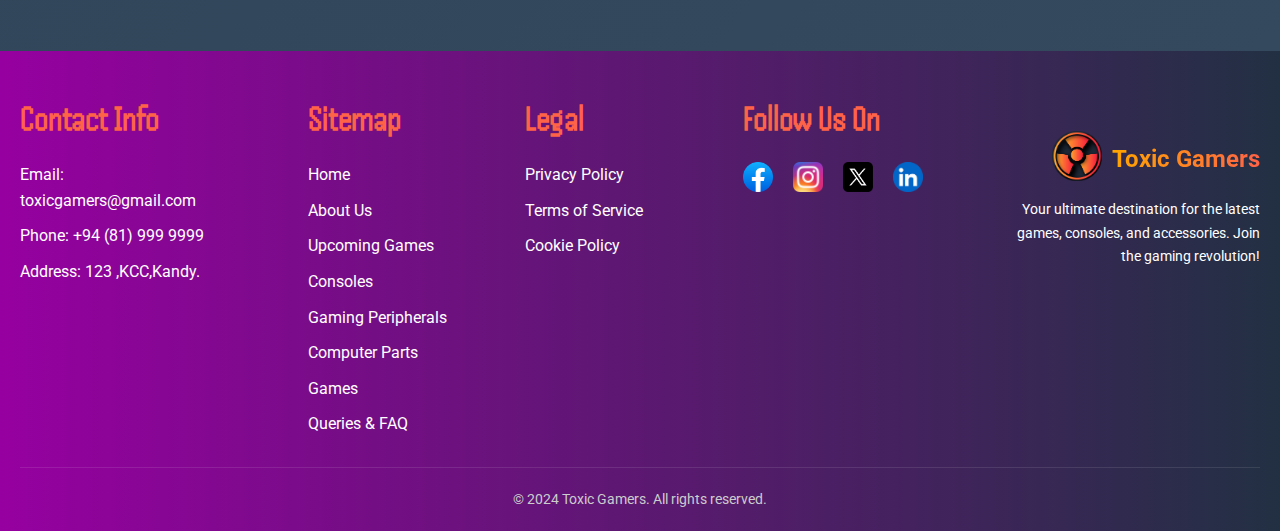
<file: products.html>
<!DOCTYPE html>
<html lang="en">
<head>
    <meta charset="UTF-8">
    <meta name="viewport" content="width=device-width, initial-scale=1.0">
    <title>Toxic Gamers - Products</title>
    <link rel="stylesheet" href="./products.css">
    <link rel="apple-touch-icon" sizes="180x180" href="./apple-touch-icon.png">
    <link rel="icon" type="image/png" sizes="32x32" href="./favicon-32x32.png">
    <link rel="icon" type="image/png" sizes="16x16" href="./favicon-16x16.png">
    <link rel="manifest" href="./site.webmanifest">
    <link rel="stylesheet" href="https://cdnjs.cloudflare.com/ajax/libs/font-awesome/6.0.0-beta3/css/all.min.css">
    <link href="https://fonts.googleapis.com/css2?family=Roboto:wght@300;400;700&display=swap" rel="stylesheet">
    <link href="https://fonts.googleapis.com/css2?family=Handjet:wght@300;400;700&display=swap" rel="stylesheet">
</head>
<body>
    <!-- Header Section -->
    <header>
        <div class="logo">
            <a href="index.html">
                <img src="./logo.png" alt="Gaming Logo">
            </a>
            <span class="website-name">Toxic Gamers</span>
        </div>
        
        <!-- Hamburger Button -->
        <button class="hamburger" aria-label="Toggle navigation">
            <span class="hamburger-line"></span>
            <span class="hamburger-line"></span>
            <span class="hamburger-line"></span>
        </button>
    
        <!-- Navigation Links -->
        <nav>
            <ul class="nav-links">
                <li><a href="index.html">Home</a></li>
                <li class="dropdown">
                    <a href="aboutus.html">About Us</a>
                    <ul class="dropdown-menu">
                        <li><a href="aboutus.html#our-story">Our Story</a></li>
                        <li><a href="aboutus.html#contact-us">Contact Us</a></li>
                        <li><a href="aboutus.html#store-info">Store Info</a></li>
                    </ul>
                </li>
                <li><a href="upcoming.html">Upcoming Games</a></li>
                <li class="dropdown">
                    <a href="#">Accessories</a>
                    <ul class="dropdown-menu">
                        <li><a href="accessories.html#">Consoles</a></li>
                        <li><a href="pca.html">Gaming Peripherals</a></li>
                        <li><a href="products.html" class="active">Computer Parts</a></li>
                    </ul>
                </li>
                <li><a href="games.html">Games</a></li>
                <li><a href="queries.html">Queries & FAQ</a></li>
            </ul>
        </nav>

        <script>
            // Toggle navigation on mobile
            const hamburger = document.querySelector('.hamburger');
            const navLinks = document.querySelector('.nav-links');

            hamburger.addEventListener('click', () => {
                navLinks.classList.toggle('active');
                hamburger.classList.toggle('active');
            });

            // Toggle dropdown for all dropdown menus
            const dropdowns = document.querySelectorAll('.dropdown');

            dropdowns.forEach((dropdown) => {
                dropdown.addEventListener('click', (e) => {
                    e.stopPropagation(); // Prevent the click from bubbling up
                    dropdown.classList.toggle('active');
                });
            });

            // Close navigation and dropdowns when clicking outside
            document.addEventListener('click', (event) => {
                const isClickInsideNav = navLinks.contains(event.target);
                const isClickOnHamburger = hamburger.contains(event.target);

                // Close navigation if clicking outside
                if (!isClickInsideNav && !isClickOnHamburger) {
                    navLinks.classList.remove('active');
                    hamburger.classList.remove('active');
                }

                // Close all dropdowns if clicking outside
                dropdowns.forEach((dropdown) => {
                    const isClickOnDropdown = dropdown.contains(event.target);
                    if (!isClickOnDropdown) {
                        dropdown.classList.remove('active');
                    }
                });
            });
        </script>
    
        <!-- Search Bar -->
        <div class="search">
            <form action="#" method="get">
                <div class="search-bar">
                    <label for="search-input" class="sr-only">Search</label>
                        <input id="search-input" type="text" placeholder="Search..." name="search" required>

                    <button type="submit" class="search-button">
                        <svg xmlns="http://www.w3.org/2000/svg" viewBox="0 0 24 24" fill="none" stroke="currentColor" stroke-width="2" stroke-linecap="round" stroke-linejoin="round">
                            <circle cx="11" cy="11" r="8"></circle>
                            <line x1="21" y1="21" x2="16.65" y2="16.65"></line>
                        </svg>
                    </button>
                </div>
            </form>
            <button class="mobile-search-button" aria-label="Toggle search">
                <svg xmlns="http://www.w3.org/2000/svg" viewBox="0 0 24 24" fill="none" stroke="currentColor" stroke-width="2" stroke-linecap="round" stroke-linejoin="round">
                    <circle cx="11" cy="11" r="8"></circle>
                    <line x1="21" y1="21" x2="16.65" y2="16.65"></line>
                </svg>
            </button>
        </div>

        <div>
            <a href="cart.html" class="cart-link">
                <span class="item-count">0</span>
                <i class="fas fa-shopping-cart"></i>
            </a>
        </div>

        <script>
            // Toggle search bar on mobile
            const mobileSearchButton = document.querySelector('.mobile-search-button');
            const searchBar = document.querySelector('.search-bar');
    
            mobileSearchButton.addEventListener('click', () => {
                searchBar.classList.toggle('active');
                mobileSearchButton.classList.toggle('active');
            });
            // Close search bar when clicking outside
            document.addEventListener('click', (event) => {
            const isClickInsideSearchBar = searchBar.contains(event.target);
            const isClickOnMobileButton = mobileSearchButton.contains(event.target);
    
            // If the click is outside the search bar and not on the mobile button
            if (!isClickInsideSearchBar && !isClickOnMobileButton) {
            searchBar.classList.remove('active'); // Close the search bar
            mobileSearchButton.classList.remove('active'); // Show the mobile button
           }
           });
        </script>
    </header>

    <!-- Main Content -->
    <main>
        <section class="products-intro">
            <h1>Product Ordering</h1>
            <p>Select your desired products and quantities. We'll process your order shortly!</p>
        </section>
    
        <!-- Category: Processors -->
        <section class="category">
            <div class="products-intro">
              <h2>Processors</h2>
            </div>
            <div class="grid">
              <!-- Item 1 -->
              <div class="grid-item" data-id="1">
                <img src="I9.png" alt="Intel Core i9-13900K">
                <h3>Intel Core i9-13900K</h3>
                <div class="overlay">
                  <p>12 Cores, 24 Threads, 5.8GHz Turbo Boost</p>
                  <p class="price">$699.99</p>
                  <label for="product-1" class="sr-only">Quantity for Intel Core i9-13900K</label>
                  <input id="product-1" type="number" min="0" value="0">
                  <div class="buttons">
                    <button class="add-to-cart">Add to Cart</button>
                  </div>
                </div>
              </div>
          
              <!-- Item 2 -->
              <div class="grid-item" data-id="2">
                <img src="ryzen9.png" alt="AMD Ryzen 9 7900X">
                <h3>AMD Ryzen 9 7900X</h3>
                <div class="overlay">
                  <p>12 Cores, 24 Threads, 4.7GHz Base</p>
                  <p class="price">$549.99</p>
                  <label for="product-2" class="sr-only">Quantity for AMD Ryzen 9 7900X</label>
                  <input id="product-2" type="number" min="0" value="0">
                  <div class="buttons">
                    <button class="add-to-cart">Add to Cart</button>
                  </div>
                </div>
              </div>
          
              <!-- Item 3 -->
              <div class="grid-item" data-id="3">
                <img src="i5.png" alt="Intel Core i5-13600K">
                <h3>Intel Core i5-13600K</h3>
                <div class="overlay">
                  <p>14 Cores, 20 Threads, 5.1GHz Turbo Boost</p>
                  <p class="price">$329.99</p>
                  <label for="product-3" class="sr-only">Quantity for Intel Core i5-13600K</label>
                  <input id="product-3" type="number" min="0" value="0">
                  <div class="buttons">
                    <button class="add-to-cart">Add to Cart</button>
                  </div>
                </div>
              </div>
          
              <!-- Item 4 -->
              <div class="grid-item" data-id="4">
                <img src="ryzen7.png" alt="AMD Ryzen 7 7800X">
                <h3>AMD Ryzen 7 7800X</h3>
                <div class="overlay">
                  <p>8 Cores, 16 Threads, 4.5GHz Base</p>
                  <p class="price">$399.99</p>
                  <label for="product-4" class="sr-only">Quantity for AMD Ryzen 7 7800X</label>
                  <input id="product-4" type="number" min="0" value="0">
                  <div class="buttons">
                    <button class="add-to-cart">Add to Cart</button>
                  </div>
                </div>
              </div>
          
              <!-- Item 5 -->
              <div class="grid-item" data-id="5">
                <img src="i7.png" alt="Intel Core i7-13700K">
                <h3>Intel Core i7-13700K</h3>
                <div class="overlay">
                  <p>8 Cores, 16 Threads, 5.2GHz Turbo Boost</p>
                  <p class="price">$479.99</p>
                  <label for="product-5" class="sr-only">Quantity for Intel Core i7-13700K</label>
                  <input id="product-5" type="number" min="0" value="0">
                  <div class="buttons">
                    <button class="add-to-cart">Add to Cart</button>
                  </div>
                </div>
              </div>
          
              <!-- Item 6 -->
              <div class="grid-item" data-id="6">
                <img src="ryzen5.png" alt="AMD Ryzen 5 7600X">
                <h3>AMD Ryzen 5 7600X</h3>
                <div class="overlay">
                  <p>6 Cores, 12 Threads, 4.7GHz Base</p>
                  <p class="price">$299.99</p>
                  <label for="product-6" class="sr-only">Quantity for AMD Ryzen 5 7600X</label>
                  <input id="product-6" type="number" min="0" value="0">
                  <div class="buttons">
                    <button class="add-to-cart">Add to Cart</button>
                  </div>
                </div>
              </div>
            </div>
          </section>
          
    
        <!-- Category: Graphics Cards -->
        <section class="category">
            <div class="products-intro">
              <h2>Graphic Cards</h2>
            </div>
            <div class="grid">
              <!-- Item 1 -->
              <div class="grid-item">
                <img src="rtx4090.jpg" alt="NVIDIA RTX 4090">
                <h3>NVIDIA RTX 4090</h3>
                <div class="overlay">
                  <p>24GB GDDR6X, 4K & 8K Ready, Ray Tracing</p>
                  <p class="price">$1599.99</p>
                  <label for="product-7" class="sr-only">Quantity for NVIDIA RTX 4090</label>
                  <input id="product-7" type="number" min="0" value="0">
                  <div class="buttons">
                    <button class="add-to-cart">Add to Cart</button>
                  </div>
                </div>
              </div>
          
              <!-- Item 2 -->
              <div class="grid-item">
                <img src="rx7900.jpg" alt="AMD Radeon RX 7900 XTX">
                <h3>AMD Radeon RX 7900 XTX</h3>
                <div class="overlay">
                  <p>24GB GDDR6, RDNA 3, 4K Gaming Performance</p>
                  <p class="price">$1499.99</p>
                  <label for="product-8" class="sr-only">Quantity for AMD Radeon RX 7900 XTX</label>
                  <input id="product-8" type="number" min="0" value="0">
                  <div class="buttons">
                    <button class="add-to-cart">Add to Cart</button>
                  </div>
                </div>
              </div>
          
              <!-- Item 3 -->
              <div class="grid-item">
                <img src="rtx3080.png" alt="NVIDIA RTX 3080 Ti">
                <h3>NVIDIA RTX 3080 Ti</h3>
                <div class="overlay">
                  <p>12GB GDDR6X, 4K Gaming Performance, Ray Tracing</p>
                  <p class="price">$1199.99</p>
                  <label for="product-9" class="sr-only">Quantity for NVIDIA RTX 3080 Ti</label>
                  <input id="product-9" type="number" min="0" value="0">
                  <div class="buttons">
                    <button class="add-to-cart">Add to Cart</button>
                  </div>
                </div>
              </div>
          
              <!-- Item 4 -->
              <div class="grid-item">
                <img src="rtx3060.png" alt="NVIDIA RTX 3060 Ti">
                <h3>NVIDIA RTX 3060 Ti</h3>
                <div class="overlay">
                  <p>8GB GDDR6, 1080p & 1440p Gaming</p>
                  <p class="price">$399.99</p>
                  <label for="product-10" class="sr-only">Quantity for NVIDIA RTX 3060 Ti</label>
                  <input id="product-10" type="number" min="0" value="0">
                  <div class="buttons">
                    <button class="add-to-cart">Add to Cart</button>
                  </div>
                </div>
              </div>
          
              <!-- Item 5 -->
              <div class="grid-item">
                <img src="rx6600.jpg" alt="AMD Radeon RX 6600 XT">
                <h3>AMD Radeon RX 6600 XT</h3>
                <div class="overlay">
                  <p>8GB GDDR6, 1080p Gaming Performance</p>
                  <p class="price">$299.99</p>
                  <label for="product-11" class="sr-only">Quantity for AMD Radeon RX 6600 XT</label>
                  <input id="product-11" type="number" min="0" value="0">
                  <div class="buttons">
                    <button class="add-to-cart">Add to Cart</button>
                  </div>
                </div>
              </div>
          
              <!-- Item 6 -->
              <div class="grid-item">
                <img src="rtx1650.png" alt="NVIDIA GTX 1650">
                <h3>NVIDIA GTX 1650</h3>
                <div class="overlay">
                  <p>4GB GDDR5, Budget 1080p Gaming</p>
                  <p class="price">$179.99</p>
                  <label for="product-12" class="sr-only">Quantity for NVIDIA GTX 1650</label>
                  <input id="product-12" type="number" min="0" value="0">
                  <div class="buttons">
                    <button class="add-to-cart">Add to Cart</button>
                  </div>
                </div>
              </div>
            </div>
          </section>
          
        
        <!-- Category: Motherboards -->
        <section class="category">
            <div class="products-intro">
              <h2>Motherboards</h2>
            </div>
            <div class="grid">
              <!-- Item 1 -->
              <div class="grid-item">
                <img src="rogstrix.webp" alt="ASUS ROG Strix B550-F">
                <h3>ASUS ROG Strix B550-F</h3>
                <div class="overlay">
                  <p>ATX Gaming Motherboard with PCIe 4.0 and WiFi 6</p>
                  <p class="price">$189.99</p>
                  <label for="product-13" class="sr-only">Quantity for ASUS ROG Strix B550-F</label>
                  <input id="product-13" type="number" min="0" value="0">
                  <div class="buttons">
                    <button class="add-to-cart">Add to Cart</button>
                  </div>
                </div>
              </div>
          
              <!-- Item 2 -->
              <div class="grid-item">
                <img src="msicarbon.webp" alt="MSI MPG Z790 Carbon WiFi">
                <h3>MSI MPG Z790 Carbon WiFi</h3>
                <div class="overlay">
                  <p>LGA 1700 DDR5 ATX Motherboard with WiFi 6E</p>
                  <p class="price">$299.99</p>
                  <label for="product-14" class="sr-only">Quantity for MSI MPG Z790 Carbon WiFi</label>
                  <input id="product-14" type="number" min="0" value="0">
                  <div class="buttons">
                    <button class="add-to-cart">Add to Cart</button>
                  </div>
                </div>
              </div>
          
              <!-- Item 3 -->
              <div class="grid-item">
                <img src="gigabyte.png" alt="Gigabyte X670 AORUS Elite AX">
                <h3>Gigabyte X670 AORUS Elite AX</h3>
                <div class="overlay">
                  <p>AM5 Socket, DDR5 Support, PCIe 5.0</p>
                  <p class="price">$259.99</p>
                  <label for="product-15" class="sr-only">Quantity for Gigabyte X670 AORUS Elite AX</label>
                  <input id="product-15" type="number" min="0" value="0">
                  <div class="buttons">
                    <button class="add-to-cart">Add to Cart</button>
                  </div>
                </div>
              </div>
          
              <!-- Item 4 -->
              <div class="grid-item">
                <img src="asrock.jpg" alt="ASRock B660M Pro RS">
                <h3>ASRock B660M Pro RS</h3>
                <div class="overlay">
                  <p>Micro ATX, DDR4, LGA 1700 Compatible</p>
                  <p class="price">$114.99</p>
                  <label for="product-16" class="sr-only">Quantity for ASRock B660M Pro RS</label>
                  <input id="product-16" type="number" min="0" value="0">
                  <div class="buttons">
                    <button class="add-to-cart">Add to Cart</button>
                  </div>
                </div>
              </div>
          
              <!-- Item 5 -->
              <div class="grid-item">
                <img src="asustuf.webp" alt="ASUS TUF Gaming Z790-Plus">
                <h3>ASUS TUF Gaming Z790-Plus</h3>
                <div class="overlay">
                  <p>DDR5, PCIe 5.0, USB 3.2 Gen 2x2, WiFi 6</p>
                  <p class="price">$249.99</p>
                  <label for="product-17" class="sr-only">Quantity for ASUS TUF Gaming Z790-Plus</label>
                  <input id="product-17" type="number" min="0" value="0">
                  <div class="buttons">
                    <button class="add-to-cart">Add to Cart</button>
                  </div>
                </div>
              </div>
          
              <!-- Item 6 -->
              <div class="grid-item">
                <img src="msimag.jpg" alt="MSI MAG B850 Tomahawk MAX WiFi">
                <h3>MSI MAG B850 Tomahawk</h3>
                <div class="overlay">
                  <p>AM5, DDR5, PCIe 5.0, WiFi 7, Lightning Gen 5</p>
                  <p class="price">$199.99</p>
                  <label for="product-18" class="sr-only">Quantity for MSI MAG B850 Tomahawk</label>
                  <input id="product-18" type="number" min="0" value="0">
                  <div class="buttons">
                    <button class="add-to-cart">Add to Cart</button>
                  </div>
                </div>
              </div>
            </div>
          </section>

        <!-- Category: RAM -->
        <section class="category">
            <div class="products-intro">
              <h2>RAM</h2>
            </div>
            <div class="grid">
              <!-- Item 1 -->
              <div class="grid-item">
                <img src="corsair.png" alt="Corsair Vengeance LPX 16GB">
                <h3>Corsair Vengeance LPX 16GB</h3>
                <div class="overlay">
                  <p>DDR4, 3200MHz, Low-Profile</p>
                  <p class="price">$79.99</p>
                  <label for="product-19" class="sr-only">Quantity for Corsair Vengeance LPX 16GB</label>
                  <input id="product-19" type="number" min="0" value="0">
                  <div class="buttons">
                    <button class="add-to-cart">Add to Cart</button>
                  </div>
                </div>
              </div>
          
              <!-- Item 2 -->
              <div class="grid-item">
                <img src="gskill.webp" alt="G.Skill Ripjaws V 32GB">
                <h3>G.Skill Ripjaws V 32GB</h3>
                <div class="overlay">
                  <p>DDR4, 3600MHz, Performance Memory</p>
                  <p class="price">$149.99</p>
                  <label for="product-20" class="sr-only">Quantity for G.Skill Ripjaws V 32GB</label>
                  <input id="product-20" type="number" min="0" value="0">
                  <div class="buttons">
                    <button class="add-to-cart">Add to Cart</button>
                  </div>
                </div>
              </div>
          
              <!-- Item 3 -->
              <div class="grid-item">
                <img src="fury.webp" alt="Kingston Fury Beast 16GB">
                <h3>Kingston Fury Beast 16GB</h3>
                <div class="overlay">
                  <p>DDR4, 2666MHz, High-Speed</p>
                  <p class="price">$69.99</p>
                  <label for="product-21" class="sr-only">Quantity for Kingston Fury Beast 16GB</label>
                  <input id="product-21" type="number" min="0" value="0">
                  <div class="buttons">
                    <button class="add-to-cart">Add to Cart</button>
                  </div>
                </div>
              </div>
          
              <!-- Item 4 -->
              <div class="grid-item">
                <img src="crucial.jpg" alt="Crucial Ballistix 16GB">
                <h3>Crucial Ballistix 16GB</h3>
                <div class="overlay">
                  <p>DDR4, 3200MHz, Gaming Memory</p>
                  <p class="price">$89.99</p>
                  <label for="product-22" class="sr-only">Quantity for Crucial Ballistix 16GB</label>
                  <input id="product-22" type="number" min="0" value="0">
                  <div class="buttons">
                    <button class="add-to-cart">Add to Cart</button>
                  </div>
                </div>
              </div>
            </div>
          </section>

        <!-- Category: Storage -->
        <section class="category">
            <div class="products-intro">
              <h2>Storage Devices</h2>
            </div>
            <div class="grid">
              <!-- Item 1 -->
              <div class="grid-item">
                <img src="samsung.png" alt="Samsung 970 EVO Plus 1TB">
                <h3>Samsung 970 EVO Plus 1TB</h3>
                <div class="overlay">
                  <p>NVMe SSD, M.2, Read 3500MB/s</p>
                  <p class="price">$129.99</p>
                  <label for="product-23" class="sr-only">Quantity for Samsung 970 EVO Plus 1TB</label>
                  <input id="product-23" type="number" min="0" value="0">
                  <div class="buttons">
                    <button class="add-to-cart">Add to Cart</button>
                  </div>
                </div>
              </div>
          
              <!-- Item 2 -->
              <div class="grid-item">
                <img src="wdblack.webp" alt="Western Digital Black SN850 2TB">
                <h3>Western Digital Black SN850 2TB</h3>
                <div class="overlay">
                  <p>NVMe SSD, M.2, Read 7000MB/s</p>
                  <p class="price">$249.99</p>
                  <label for="product-24" class="sr-only">Quantity for Western Digital Black SN850 2TB</label>
                  <input id="product-24" type="number" min="0" value="0">
                  <div class="buttons">
                    <button class="add-to-cart">Add to Cart</button>
                  </div>
                </div>
              </div>
          
              <!-- Item 3 -->
              <div class="grid-item">
                <img src="p5plus.jpg" alt="Crucial P5 Plus 1TB">
                <h3>Crucial P5 Plus 1TB</h3>
                <div class="overlay">
                  <p>PCIe 4.0 NVMe SSD, M.2, Read 6600MB/s</p>
                  <p class="price">$109.99</p>
                  <label for="product-25" class="sr-only">Quantity for Crucial P5 Plus 1TB</label>
                  <input id="product-25" type="number" min="0" value="0">
                  <div class="buttons">
                    <button class="add-to-cart">Add to Cart</button>
                  </div>
                </div>
              </div>
          
              <!-- Item 4 -->
              <div class="grid-item">
                <img src="seagate.jpg" alt="Seagate FireCuda 530 1TB">
                <h3>Seagate FireCuda 530 1TB</h3>
                <div class="overlay">
                  <p>NVMe Gen4 SSD, M.2, Read 7300MB/s</p>
                  <p class="price">$159.99</p>
                  <label for="product-26" class="sr-only">Quantity for Seagate FireCuda 530 1TB</label>
                  <input id="product-26" type="number" min="0" value="0">
                  <div class="buttons">
                    <button class="add-to-cart">Add to Cart</button>
                  </div>
                </div>
              </div>
          
              <!-- Item 5 -->
              <div class="grid-item">
                <img src="kingston.jpg" alt="Kingston A2000 1TB">
                <h3>Kingston A2000 1TB</h3>
                <div class="overlay">
                  <p>NVMe SSD, M.2, Read 2200MB/s</p>
                  <p class="price">$89.99</p>
                  <label for="product-27" class="sr-only">Quantity for Kingston A2000 1TB</label>
                  <input id="product-27" type="number" min="0" value="0">
                  <div class="buttons">
                    <button class="add-to-cart">Add to Cart</button>
                  </div>
                </div>
              </div>
          
              <!-- Item 6 -->
              <div class="grid-item">
                <img src="sandisk.webp" alt="SanDisk Ultra 1TB">
                <h3>SanDisk Ultra 1TB</h3>
                <div class="overlay">
                  <p>SATA SSD, 2.5-inch, Read 550MB/s</p>
                  <p class="price">$79.99</p>
                  <label for="product-28" class="sr-only">Quantity for SanDisk Ultra 1TB</label>
                  <input id="product-28" type="number" min="0" value="0">
                  <div class="buttons">
                    <button class="add-to-cart">Add to Cart</button>
                  </div>
                </div>
              </div>
            </div>
          </section>      
    </main>

    <!-- Footer Section-->
    <footer>
        <div class="footer-content">
            <!-- Left Side: Sections -->
            <div class="footer-sections">
                <!-- Contact Info -->
                <div class="footer-section">
                    <h3>Contact Info</h3>
                    <ul>
                        <li>Email: toxicgamers@gmail.com</li>
                        <li>Phone: +94 (81) 999 9999</li>
                        <li>Address: 123 ,KCC,Kandy.</li>
                    </ul>
                </div>
    
                <!-- Sitemap -->
                <div class="footer-section">
                    <h3>Sitemap</h3>
                    <ul>
                        <li><a href="index.html">Home</a></li>
                        <li><a href="aboutus.html">About Us</a></li>
                        <li><a href="upcoming.html">Upcoming Games</a></li>
                        <li><a href="accessories.html">Consoles</a></li>
                        <li><a href="pca.html">Gaming Peripherals</a></li>
                        <li><a href="products.html">Computer Parts</a></li>
                        <li><a href="games.html">Games</a></li>
                        <li><a href="queries.html">Queries & FAQ</a></li>
                    </ul>
                </div>
    
                <!-- Legal -->
                <div class="footer-section">
                    <h3>Legal</h3>
                    <ul>
                        <li><a href="#">Privacy Policy</a></li>
                        <li><a href="#">Terms of Service</a></li>
                        <li><a href="#">Cookie Policy</a></li>
                    </ul>
                </div>
    
                <!-- Follow Us On -->
                <div class="footer-section">
                    <h3>Follow Us On</h3>
                    <ul class="social-links">
                        <li><a href="#"><img src="./fb.png" alt="Facebook"></a></li>
                        <li><a href="#"><img src="./Insta.png" alt="Instagram"></a></li>
                        <li><a href="#"><img src="./x.png" alt="X"></a></li>
                        <li><a href="#"><img src="./linkedin.png" alt="Linkedin"></a></li>
                    </ul>
                </div>
            </div>
            <!-- Footer Logo and Introduction -->
            <div class="footer-logo">
                 <div class="logo">
                    <a href="index.html">
                        <img src="./logo.png" alt="Gaming Logo">
                    </a>
                   <span class="website-name1">Toxic Gamers</span>
                 </div>
                   <p class="footer-intro">Your ultimate destination for the latest games, consoles, and accessories. Join the gaming revolution!</p>
            </div>
        </div>
    
        <!-- Copyright -->
        <div class="footer-bottom">
            <p>&copy; 2024 Toxic Gamers. All rights reserved.</p>
        </div>
    </footer>
    <script src="main.js"></script>
</body>
</html>
</file>
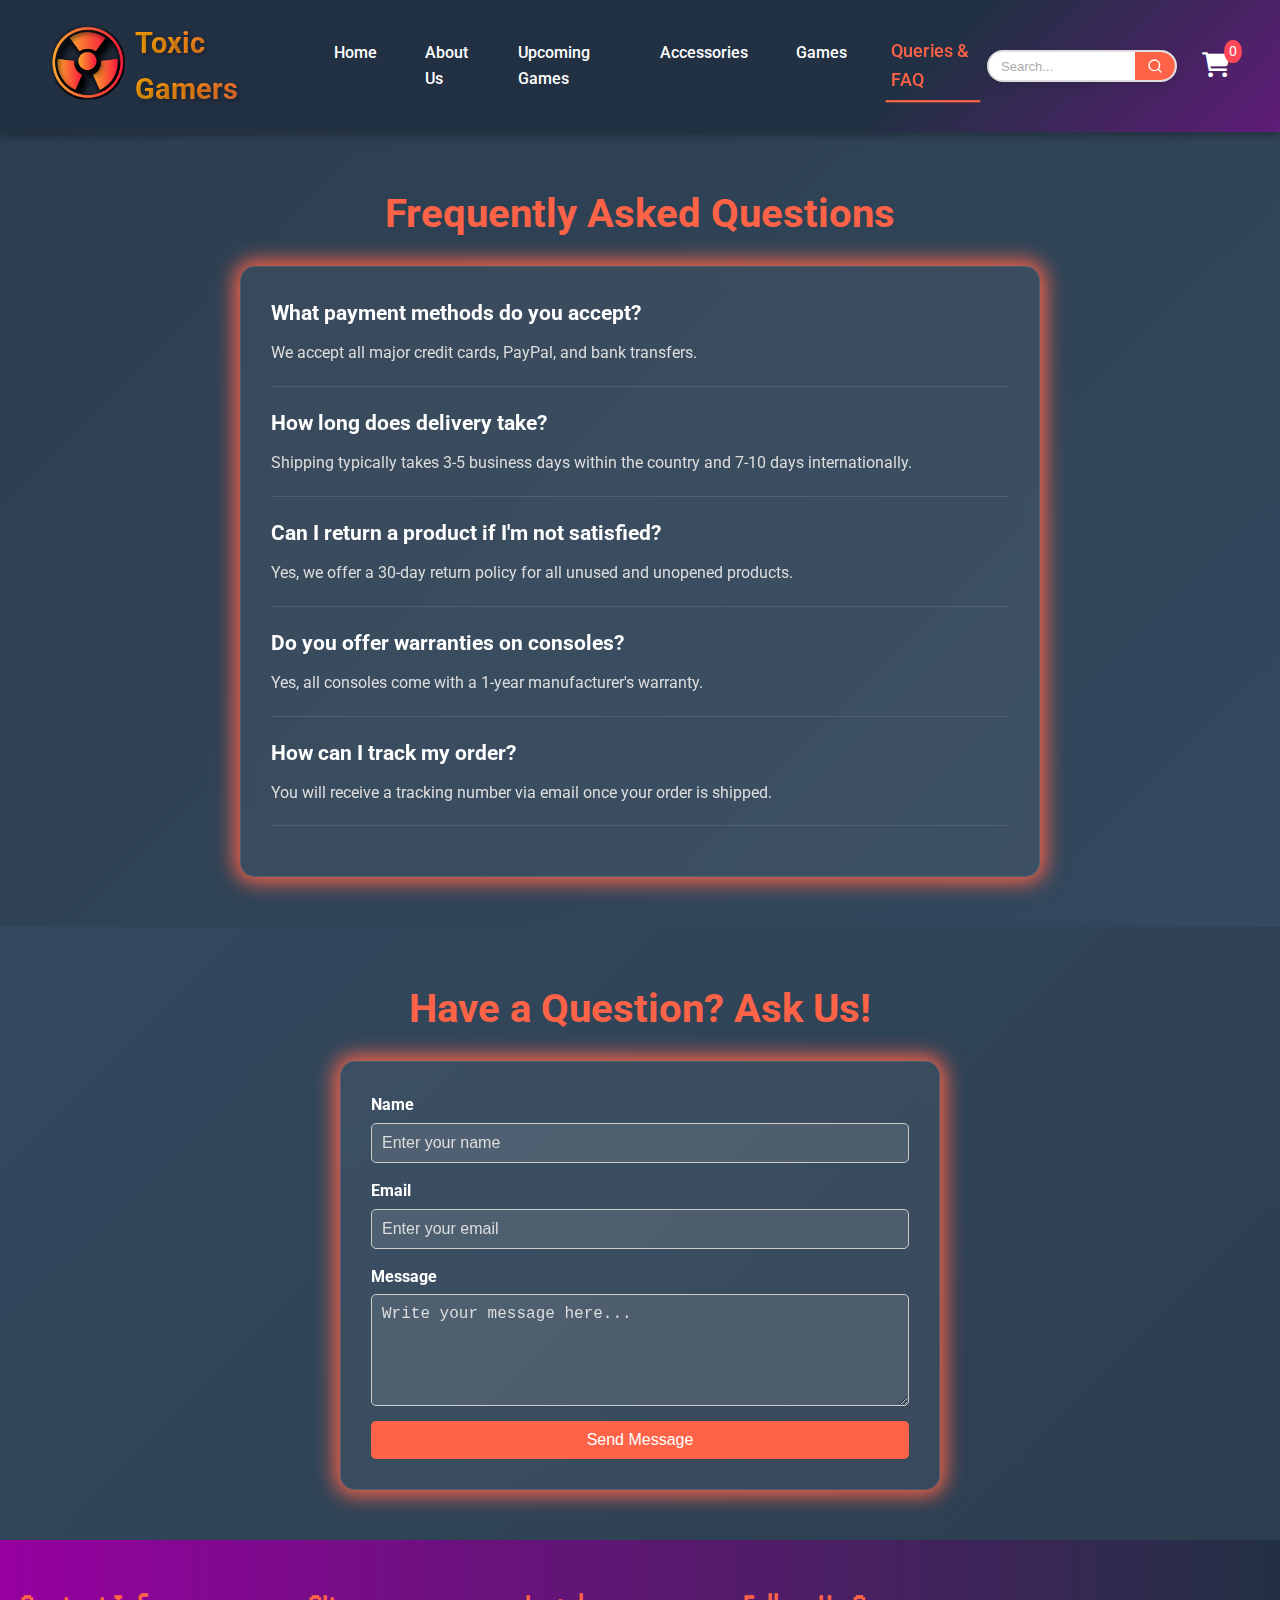
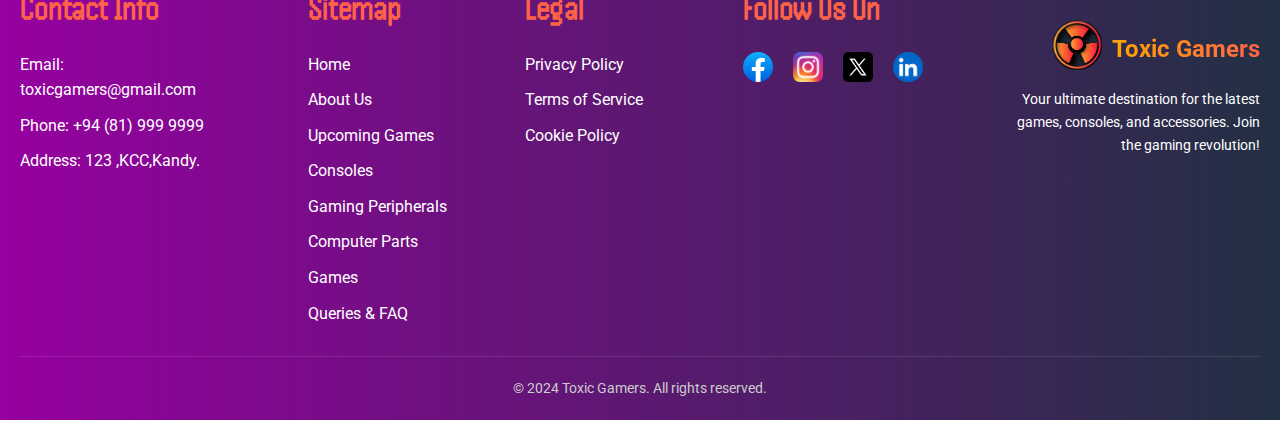
<file: queries.html>
<!DOCTYPE html>
<html lang="en">
<head>
    <meta charset="UTF-8">
    <meta name="viewport" content="width=device-width, initial-scale=1.0">
    <title>Toxic Gamers - Queries & FAQ</title>
    <link rel="stylesheet" href="./queries.css">
    <link rel="apple-touch-icon" sizes="180x180" href="./apple-touch-icon.png">
    <link rel="icon" type="image/png" sizes="32x32" href="./favicon-32x32.png">
    <link rel="icon" type="image/png" sizes="16x16" href="./favicon-16x16.png">
    <link rel="manifest" href="./site.webmanifest">
    <link rel="stylesheet" href="https://cdnjs.cloudflare.com/ajax/libs/font-awesome/6.0.0-beta3/css/all.min.css">
    <link href="https://fonts.googleapis.com/css2?family=Roboto:wght@300;400;700&display=swap" rel="stylesheet">
    <link href="https://fonts.googleapis.com/css2?family=Handjet:wght@300;400;700&display=swap" rel="stylesheet">
</head>
<body>
    <!-- Header Section -->
    <header>
        <div class="logo">
            <a href="index.html">
                <img src="./logo.png" alt="Gaming Logo">
            </a>
            <span class="website-name">Toxic Gamers</span>
        </div>
        
        <!-- Hamburger Button -->
        <button class="hamburger" aria-label="Toggle navigation">
            <span class="hamburger-line"></span>
            <span class="hamburger-line"></span>
            <span class="hamburger-line"></span>
        </button>
    
        <!-- Navigation Links -->
        <nav>
            <ul class="nav-links">
                <li><a href="index.html">Home</a></li>
                <li class="dropdown">
                    <a href="aboutus.html">About Us</a>
                    <ul class="dropdown-menu">
                        <li><a href="aboutus.html#our-story">Our Story</a></li>
                        <li><a href="aboutus.html#contact-us">Contact Us</a></li>
                        <li><a href="aboutus.html#store-info">Store Info</a></li>
                    </ul>
                </li>
                <li><a href="upcoming.html">Upcoming Games</a></li>
                <li class="dropdown">
                    <a href="#">Accessories</a>
                    <ul class="dropdown-menu">
                        <li><a href="accessories.html#">Consoles</a></li>
                        <li><a href="pca.html">Gaming Peripherals</a></li>
                        <li><a href="products.html">Computer Parts</a></li>
                    </ul>
                </li>
                <li><a href="games.html">Games</a></li>
                <li><a href="queries.html" class="active">Queries & FAQ</a></li>
            </ul>
        </nav>

        <script>
            // Toggle navigation on mobile
            const hamburger = document.querySelector('.hamburger');
            const navLinks = document.querySelector('.nav-links');

            hamburger.addEventListener('click', () => {
                navLinks.classList.toggle('active');
                hamburger.classList.toggle('active');
            });

            // Toggle dropdown for all dropdown menus
            const dropdowns = document.querySelectorAll('.dropdown');

            dropdowns.forEach((dropdown) => {
                dropdown.addEventListener('click', (e) => {
                    e.stopPropagation(); // Prevent the click from bubbling up
                    dropdown.classList.toggle('active');
                });
            });

            // Close navigation and dropdowns when clicking outside
            document.addEventListener('click', (event) => {
                const isClickInsideNav = navLinks.contains(event.target);
                const isClickOnHamburger = hamburger.contains(event.target);

                // Close navigation if clicking outside
                if (!isClickInsideNav && !isClickOnHamburger) {
                    navLinks.classList.remove('active');
                    hamburger.classList.remove('active');
                }

                // Close all dropdowns if clicking outside
                dropdowns.forEach((dropdown) => {
                    const isClickOnDropdown = dropdown.contains(event.target);
                    if (!isClickOnDropdown) {
                        dropdown.classList.remove('active');
                    }
                });
            });
        </script>
    
        <!-- Search Bar -->
        <div class="search">
            <form action="#" method="get">
                <div class="search-bar">
                    <input type="text" placeholder="Search..." name="search" required>
                    <button type="submit" class="search-button">
                        <svg xmlns="http://www.w3.org/2000/svg" viewBox="0 0 24 24" fill="none" stroke="currentColor" stroke-width="2" stroke-linecap="round" stroke-linejoin="round">
                            <circle cx="11" cy="11" r="8"></circle>
                            <line x1="21" y1="21" x2="16.65" y2="16.65"></line>
                        </svg>
                    </button>
                </div>
            </form>
            <button class="mobile-search-button" aria-label="Toggle search">
                <svg xmlns="http://www.w3.org/2000/svg" viewBox="0 0 24 24" fill="none" stroke="currentColor" stroke-width="2" stroke-linecap="round" stroke-linejoin="round">
                    <circle cx="11" cy="11" r="8"></circle>
                    <line x1="21" y1="21" x2="16.65" y2="16.65"></line>
                </svg>
            </button>
        </div>

        <div>
            <a href="cart.html" class="cart-link">
                <span class="item-count">0</span>
                <i class="fas fa-shopping-cart"></i>
            </a>
        </div>

        <script>
            document.addEventListener("DOMContentLoaded", () => {
                const itemCountSpan = document.querySelector(".item-count");
                const cart = JSON.parse(localStorage.getItem("cart")) || [];
            
                const totalItems = cart.reduce((sum, item) => sum + item.quantity, 0);
            
                if (itemCountSpan) {
                    itemCountSpan.textContent = totalItems;
                }
            });
        </script>

        <script>
            // Toggle search bar on mobile
            const mobileSearchButton = document.querySelector('.mobile-search-button');
            const searchBar = document.querySelector('.search-bar');
    
            mobileSearchButton.addEventListener('click', () => {
                searchBar.classList.toggle('active');
                mobileSearchButton.classList.toggle('active');
            });
            // Close search bar when clicking outside
            document.addEventListener('click', (event) => {
            const isClickInsideSearchBar = searchBar.contains(event.target);
            const isClickOnMobileButton = mobileSearchButton.contains(event.target);
    
            // If the click is outside the search bar and not on the mobile button
            if (!isClickInsideSearchBar && !isClickOnMobileButton) {
            searchBar.classList.remove('active'); // Close the search bar
            mobileSearchButton.classList.remove('active'); // Show the mobile button
           }
           });
        </script>
    </header>

    <main>
        <!-- FAQ Section -->
        <section id="faq" class="faq-section">
            <h1>Frequently Asked Questions</h1>
            <div class="faq-container">
                <div class="faq-item">
                    <h3>What payment methods do you accept?</h3>
                    <p>We accept all major credit cards, PayPal, and bank transfers.</p>
                </div>
                <div class="faq-item">
                    <h3>How long does delivery take?</h3>
                    <p>Shipping typically takes 3-5 business days within the country and 7-10 days internationally.</p>
                </div>
                <div class="faq-item">
                    <h3>Can I return a product if I'm not satisfied?</h3>
                    <p>Yes, we offer a 30-day return policy for all unused and unopened products.</p>
                </div>
                <div class="faq-item">
                    <h3>Do you offer warranties on consoles?</h3>
                    <p>Yes, all consoles come with a 1-year manufacturer's warranty.</p>
                </div>
                <div class="faq-item">
                    <h3>How can I track my order?</h3>
                    <p>You will receive a tracking number via email once your order is shipped.</p>
                </div>
            </div>
        </section>

        <!-- Query Form Section -->
        <section id="query-form" class="query-form-section">
            <h1>Have a Question? Ask Us!</h1>
            <form action="#" method="post" class="contact-form">
                <label for="name">Name</label>
                <input type="text" id="name" name="name" placeholder="Enter your name" required>

                <label for="email">Email</label>
                <input type="email" id="email" name="email" placeholder="Enter your email" required>

                <label for="message">Message</label>
                <textarea id="message" name="message" rows="5" placeholder="Write your message here..." required></textarea>

                <button type="submit" class="btn-primary">Send Message</button>
            </form>
        </section>
    </main>
    <!-- Footer Section-->
    <footer>
        <div class="footer-content">
            <!-- Left Side: Sections -->
            <div class="footer-sections">
                <!-- Contact Info -->
                <div class="footer-section">
                    <h3>Contact Info</h3>
                    <ul>
                        <li>Email: toxicgamers@gmail.com</li>
                        <li>Phone: +94 (81) 999 9999</li>
                        <li>Address: 123 ,KCC,Kandy.</li>
                    </ul>
                </div>
    
                <!-- Sitemap -->
                <div class="footer-section">
                    <h3>Sitemap</h3>
                    <ul>
                        <li><a href="index.html">Home</a></li>
                        <li><a href="aboutus.html">About Us</a></li>
                        <li><a href="upcoming.html">Upcoming Games</a></li>
                        <li><a href="accessories.html">Consoles</a></li>
                        <li><a href="pca.html">Gaming Peripherals</a></li>
                        <li><a href="products.html">Computer Parts</a></li>
                        <li><a href="games.html">Games</a></li>
                        <li><a href="queries.html">Queries & FAQ</a></li>
                    </ul>
                </div>
    
                <!-- Legal -->
                <div class="footer-section">
                    <h3>Legal</h3>
                    <ul>
                        <li><a href="#">Privacy Policy</a></li>
                        <li><a href="#">Terms of Service</a></li>
                        <li><a href="#">Cookie Policy</a></li>
                    </ul>
                </div>
    
                <!-- Follow Us On -->
                <div class="footer-section">
                    <h3>Follow Us On</h3>
                    <ul class="social-links">
                        <li><a href="#"><img src="./fb.png" alt="Facebook"></a></li>
                        <li><a href="#"><img src="./Insta.png" alt="Instagram"></a></li>
                        <li><a href="#"><img src="./x.png" alt="X"></a></li>
                        <li><a href="#"><img src="./linkedin.png" alt="Linkedin"></a></li>                        
                    </ul>
                </div>
            </div>
            <!-- Footer Logo and Introduction -->
            <div class="footer-logo">
                 <div class="logo">
                    <a href="index.html">
                        <img src="./logo.png" alt="Gaming Logo">
                    </a>
                   <span class="website-name1">Toxic Gamers</span>
                 </div>
                   <p class="footer-intro">Your ultimate destination for the latest games, consoles, and accessories. Join the gaming revolution!</p>
            </div>
        </div>
    
        <!-- Copyright -->
        <div class="footer-bottom">
            <p>&copy; 2024 Toxic Gamers. All rights reserved.</p>
        </div>
    </footer>
</body>
</html>
</file>
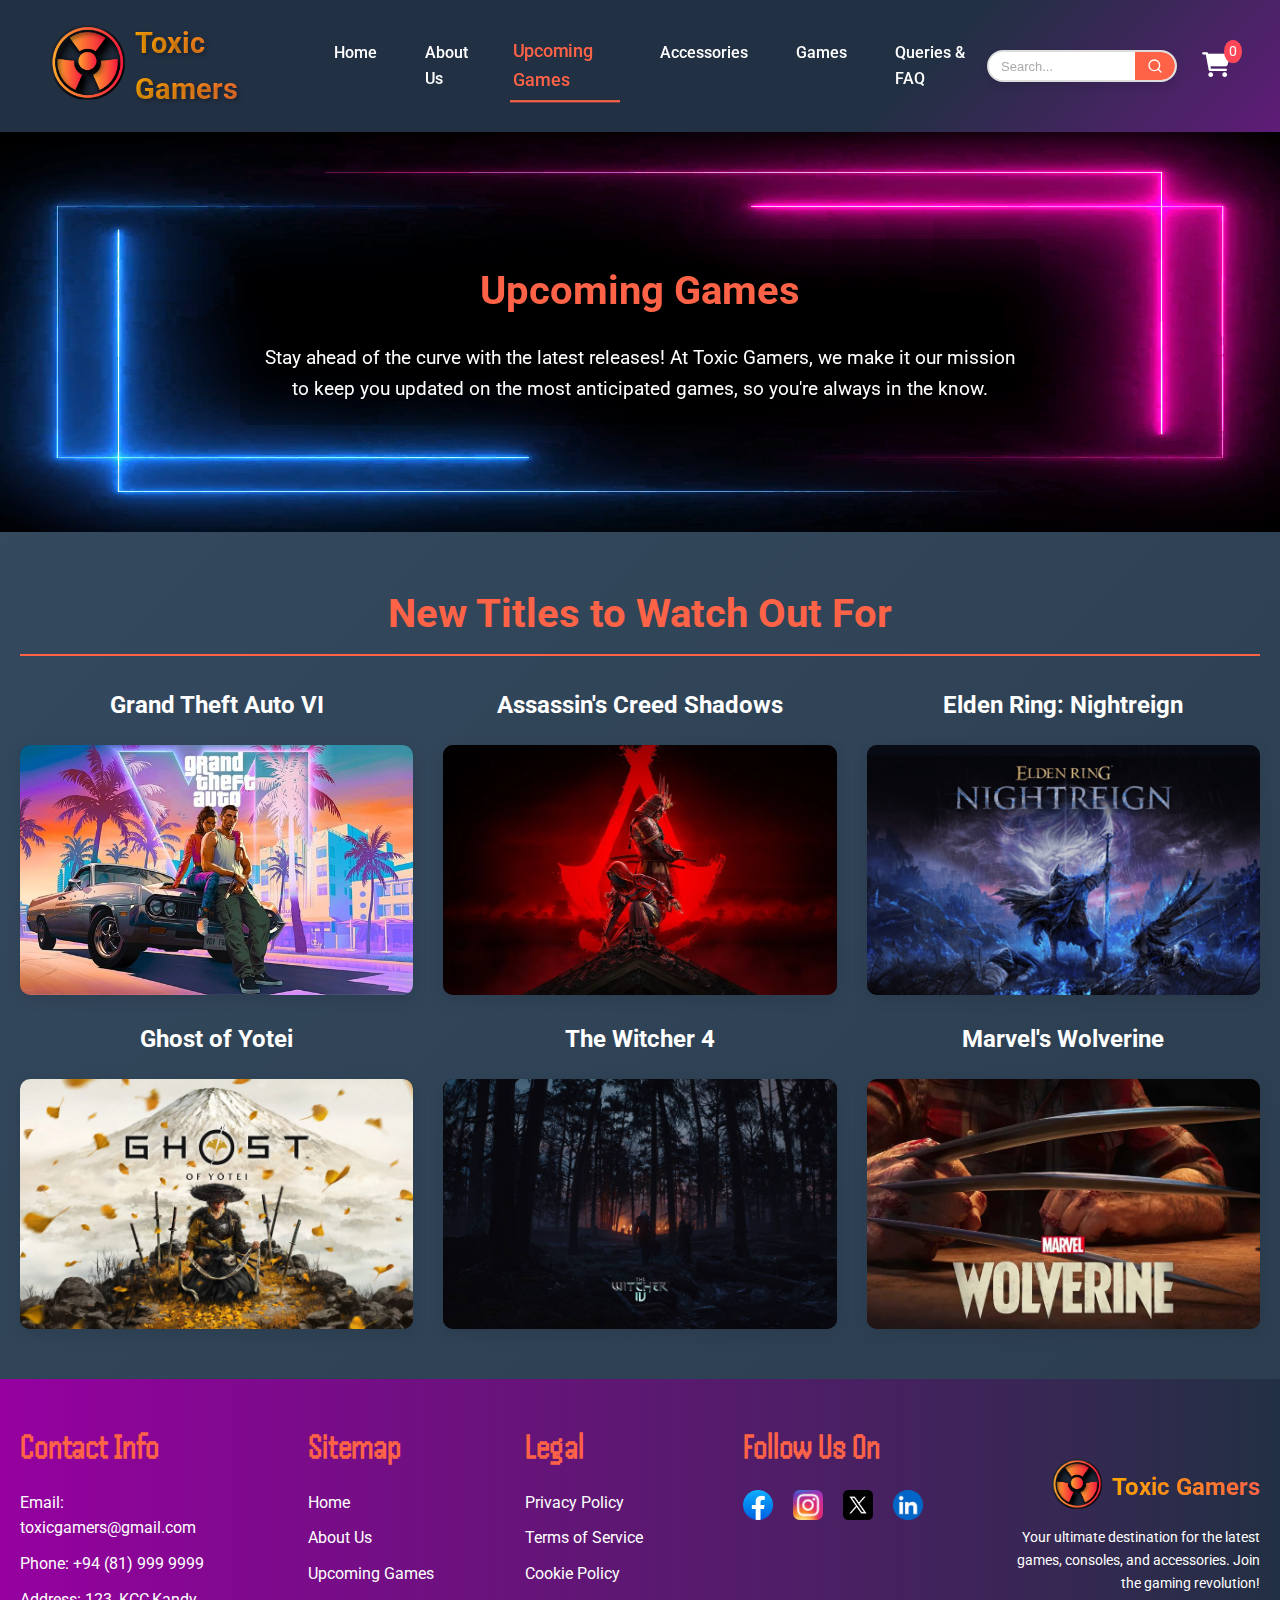
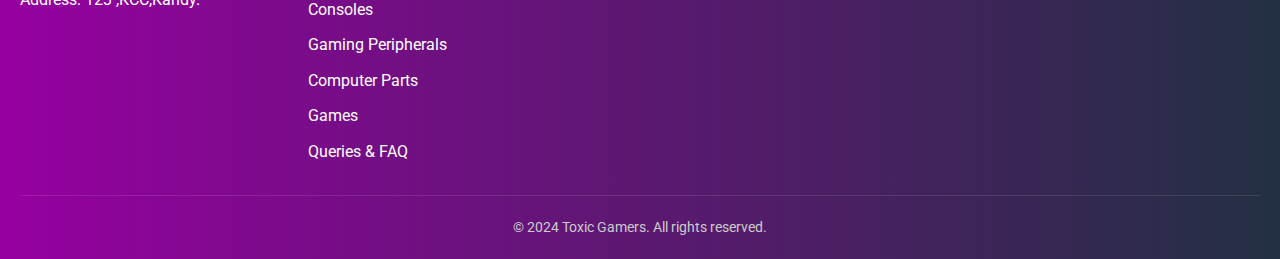
<file: upcoming.html>
<!DOCTYPE html>
<html lang="en">
<head>
    <meta charset="UTF-8">
    <meta name="viewport" content="width=device-width, initial-scale=1.0">
    <title>Toxic Gamers - Upcoming Games</title>
    <link rel="stylesheet" href="./upcoming.css">
    <link rel="apple-touch-icon" sizes="180x180" href="./apple-touch-icon.png">
    <link rel="icon" type="image/png" sizes="32x32" href="./favicon-32x32.png">
    <link rel="icon" type="image/png" sizes="16x16" href="./favicon-16x16.png">
    <link rel="manifest" href="./site.webmanifest">
    <link rel="stylesheet" href="https://cdnjs.cloudflare.com/ajax/libs/font-awesome/6.0.0-beta3/css/all.min.css">
    <link href="https://fonts.googleapis.com/css2?family=Roboto:wght@300;400;700&display=swap" rel="stylesheet">
    <link href="https://fonts.googleapis.com/css2?family=Handjet:wght@300;400;700&display=swap" rel="stylesheet">
</head>
<body>
    <!-- Header Section -->
    <header>
        <div class="logo">
            <a href="index.html"> 
                <img src="./logo.png" alt="Gaming Logo">
            </a>
            <span class="website-name">Toxic Gamers</span>
        </div>
        
        <!-- Hamburger Button -->
        <button class="hamburger" aria-label="Toggle navigation">
            <span class="hamburger-line"></span>
            <span class="hamburger-line"></span>
            <span class="hamburger-line"></span>
        </button>
    
        <!-- Navigation Links -->
        <nav>
            <ul class="nav-links">
                <li><a href="index.html">Home</a></li>
                <li class="dropdown">
                    <a href="aboutus.html">About Us</a>
                    <ul class="dropdown-menu">
                        <li><a href="aboutus.html#our-story">Our Story</a></li>
                        <li><a href="aboutus.html#contact-us">Contact Us</a></li>
                        <li><a href="aboutus.html#store-info">Store Info</a></li>
                    </ul>
                </li>
                <li><a href="upcoming.html" class="active">Upcoming Games</a></li>
                <li class="dropdown">
                    <a href="#">Accessories</a>
                    <ul class="dropdown-menu">
                        <li><a href="accessories.html#">Consoles</a></li>
                        <li><a href="pca.html">Gaming Peripherals</a></li>
                        <li><a href="products.html">Computer Parts</a></li>
                    </ul>
                </li>
                <li><a href="games.html">Games</a></li>
                <li><a href="queries.html">Queries & FAQ</a></li>
            </ul>
        </nav>

        <script>
            // Toggle navigation on mobile
            const hamburger = document.querySelector('.hamburger');
            const navLinks = document.querySelector('.nav-links');

            hamburger.addEventListener('click', () => {
                navLinks.classList.toggle('active');
                hamburger.classList.toggle('active');
            });

            // Toggle dropdown for all dropdown menus
            const dropdowns = document.querySelectorAll('.dropdown');

            dropdowns.forEach((dropdown) => {
                dropdown.addEventListener('click', (e) => {
                    e.stopPropagation(); // Prevent the click from bubbling up
                    dropdown.classList.toggle('active');
                });
            });

            // Close navigation and dropdowns when clicking outside
            document.addEventListener('click', (event) => {
                const isClickInsideNav = navLinks.contains(event.target);
                const isClickOnHamburger = hamburger.contains(event.target);

                // Close navigation if clicking outside
                if (!isClickInsideNav && !isClickOnHamburger) {
                    navLinks.classList.remove('active');
                    hamburger.classList.remove('active');
                }

                // Close all dropdowns if clicking outside
                dropdowns.forEach((dropdown) => {
                    const isClickOnDropdown = dropdown.contains(event.target);
                    if (!isClickOnDropdown) {
                        dropdown.classList.remove('active');
                    }
                });
            });
        </script>
    
        <!-- Search Bar -->
        <div class="search">
            <form action="#" method="get">
                <div class="search-bar">
                    <input type="text" placeholder="Search..." name="search" required>
                    <button type="submit" class="search-button">
                        <svg xmlns="http://www.w3.org/2000/svg" viewBox="0 0 24 24" fill="none" stroke="currentColor" stroke-width="2" stroke-linecap="round" stroke-linejoin="round">
                            <circle cx="11" cy="11" r="8"></circle>
                            <line x1="21" y1="21" x2="16.65" y2="16.65"></line>
                        </svg>
                    </button>
                </div>
            </form>
            <button class="mobile-search-button" aria-label="Toggle search">
                <svg xmlns="http://www.w3.org/2000/svg" viewBox="0 0 24 24" fill="none" stroke="currentColor" stroke-width="2" stroke-linecap="round" stroke-linejoin="round">
                    <circle cx="11" cy="11" r="8"></circle>
                    <line x1="21" y1="21" x2="16.65" y2="16.65"></line>
                </svg>
            </button>
        </div>

        <div>
            <a href="cart.html" class="cart-link">
                <span class="item-count">0</span>
                <i class="fas fa-shopping-cart"></i>
            </a>
        </div>

        <script>
            document.addEventListener("DOMContentLoaded", () => {
                const itemCountSpan = document.querySelector(".item-count");
                const cart = JSON.parse(localStorage.getItem("cart")) || [];
            
                const totalItems = cart.reduce((sum, item) => sum + item.quantity, 0);
            
                if (itemCountSpan) {
                    itemCountSpan.textContent = totalItems;
                }
            });
        </script>
        
        <script>
            // Toggle search bar on mobile
            const mobileSearchButton = document.querySelector('.mobile-search-button');
            const searchBar = document.querySelector('.search-bar');
    
            mobileSearchButton.addEventListener('click', () => {
                searchBar.classList.toggle('active');
                mobileSearchButton.classList.toggle('active');
            });
            // Close search bar when clicking outside
            document.addEventListener('click', (event) => {
            const isClickInsideSearchBar = searchBar.contains(event.target);
            const isClickOnMobileButton = mobileSearchButton.contains(event.target);
    
            // If the click is outside the search bar and not on the mobile button
            if (!isClickInsideSearchBar && !isClickOnMobileButton) {
            searchBar.classList.remove('active'); // Close the search bar
            mobileSearchButton.classList.remove('active'); // Show the mobile button
           }
           });
        </script>
    </header>

<main>
    <!-- Introduction Section -->
<section class="intro">
    <!-- Video Background -->
    <video autoplay muted loop id="intro-video">
        <source src="./bgv3.mp4" type="video/mp4">
        Your browser does not support the video tag.
    </video>
    <div class="intro-content">
        <h1>Upcoming Games</h1>
        <p>
            Stay ahead of the curve with the latest releases! At Toxic Gamers, we make it our mission to keep you updated on the most anticipated games, so you're always in the know.
        </p>
    </div>
</section>

        <!-- Upcoming Games Grid -->
<section class="upcoming-games">
    <h2>New Titles to Watch Out For</h2>

    <!-- Game Names Row -->
    <div class="game-names">
        <h3>Grand Theft Auto VI</h3>
        <h3>Assassin's Creed Shadows</h3>
        <h3>Elden Ring: Nightreign</h3>
        
    </div>

    <!-- Game Images Grid -->
    <div class="games-grid">
        <div class="game-card">
            <img src="./GTAVI.jpg" alt="Game 1">
            <div class="release-date">Releases: November 10, 2025</div>
        </div>
        <div class="game-card">
            <img src="./acshd.jpeg" alt="Game 2">
            <div class="release-date">Releases: March 20, 2025</div>
        </div>
        <div class="game-card">
            <img src="./elden.png" alt="Game 3">
            <div class="release-date">Releases: May 1, 2025</div>
        </div>
    </div>
    <br>
    <div class="game-names">
        <h3>Ghost of Yotei</h3>
        <h3>The Witcher 4</h3>
        <h3>Marvel's Wolverine</h3>
    </div>
    <div class="games-grid">
        <div class="game-card">
            <img src="./yotei.webp" alt="Game 4">
            <div class="release-date">Releases: October 5, 2025</div>
        </div>
        <div class="game-card">
            <img src="./witcher.jpg" alt="Game 5">
            <div class="release-date">Releases: January 22, 2026</div>
        </div>
        <div class="game-card">
            <img src="./wolverine.jpg" alt="Game 6">
            <div class="release-date">Releases: July 17, 2025</div>
        </div>
    </div>
</section>
</main>
    <!-- Footer Section-->
    <footer>
        <div class="footer-content">
            <!-- Left Side: Sections -->
            <div class="footer-sections">
                <!-- Contact Info -->
                <div class="footer-section">
                    <h3>Contact Info</h3>
                    <ul>
                        <li>Email: toxicgamers@gmail.com</li>
                        <li>Phone: +94 (81) 999 9999</li>
                        <li>Address: 123 ,KCC,Kandy.</li>
                    </ul>
                </div>
    
                <!-- Sitemap -->
                <div class="footer-section">
                    <h3>Sitemap</h3>
                    <ul>
                        <li><a href="index.html">Home</a></li>
                        <li><a href="aboutus.html">About Us</a></li>
                        <li><a href="upcoming.html">Upcoming Games</a></li>
                        <li><a href="accessories.html">Consoles</a></li>
                        <li><a href="pca.html">Gaming Peripherals</a></li>
                        <li><a href="products.html">Computer Parts</a></li>
                        <li><a href="games.html">Games</a></li>
                        <li><a href="queries.html">Queries & FAQ</a></li>
                    </ul>
                </div>
    
                <!-- Legal -->
                <div class="footer-section">
                    <h3>Legal</h3>
                    <ul>
                        <li><a href="#">Privacy Policy</a></li>
                        <li><a href="#">Terms of Service</a></li>
                        <li><a href="#">Cookie Policy</a></li>
                    </ul>
                </div>
    
                <!-- Follow Us On -->
                <div class="footer-section">
                    <h3>Follow Us On</h3>
                    <ul class="social-links">
                        <li><a href="#"><img src="./fb.png" alt="Facebook"></a></li>
                        <li><a href="#"><img src="./Insta.png" alt="Instagram"></a></li>
                        <li><a href="#"><img src="./x.png" alt="X"></a></li>
                        <li><a href="#"><img src="./linkedin.png" alt="Linkedin"></a></li>                        
                    </ul>
                </div>
            </div>
            <!-- Footer Logo and Introduction -->
            <div class="footer-logo">
                 <div class="logo">
                    <a href="index.html">
                        <img src="./logo.png" alt="Gaming Logo">
                    </a>
                   <span class="website-name1">Toxic Gamers</span>
                 </div>
                   <p class="footer-intro">Your ultimate destination for the latest games, consoles, and accessories. Join the gaming revolution!</p>
            </div>
        </div>
    
        <!-- Copyright -->
        <div class="footer-bottom">
            <p>&copy; 2024 Toxic Gamers. All rights reserved.</p>
        </div>
    </footer>
</body>
</html>
</file>
<file: about.css>
/* General Styles */
* {
    margin: 0;
    padding: 0;
    box-sizing: border-box;
}

body {
    font-family: 'Roboto', sans-serif;
    margin: 0;
    padding: 0;
    box-sizing: border-box;
    line-height: 1.6;
    color: #333;
    background: linear-gradient(135deg, #1a1f2b, #2c3e50);
}

html {
    scroll-behavior: smooth;
  }

a {
    text-decoration: none;
    color: inherit;
}

ul {
    list-style: none;
    padding: 0;
}

/* Header Styles */
header {
    display: flex;
    position: relative;
    justify-content: space-between;
    align-items: center;
    padding: 20px 50px;
    color: #fff;
    background: linear-gradient(135deg, #223043 25%, #b300c0 50%, #223043 75%);
    background-size: 300% 100%;
    background-repeat: no-repeat;
    box-shadow: 0 4px 8px rgba(0, 0, 0, 0.3);
    top: 0;
    z-index: 100;
    animation: gradientAnimation 5s linear infinite;
    transition: top 0.3s ease;
    opacity: 1;
}

/* Keyframes for Gradient Animation */
@keyframes gradientAnimation {
    0% {
        background-position: 100% 0%;
    }
    100% {
        background-position: 0% 0%;
    }
}

/* Logo and Website Name Styles */
.logo {
    display: flex;
    align-items: center;
    gap: 10px;
    transition: transform 0.3s ease, text-shadow 0.3s ease;
}

.logo img {
    height: 75px;
    transition: transform 0.3s ease;
}

.logo img:hover {
    transform: scale(1.04);
}

.website-name {
    font-size: 1.8rem;
    font-weight: bold;
    background: linear-gradient(90deg, #ffa500, #ff6347);
    -webkit-background-clip: text;
    background-clip: text;
    color: transparent;
    text-shadow: 2px 2px 4px rgba(0, 0, 0, 0.3);
    transition: transform 0.3s ease, text-shadow 0.3s ease;
}

.website-name:hover {
    text-shadow: 3px 3px 6px rgba(0, 0, 0, 0.5);
}

/* Navigation Styles */
nav {
    flex-grow: 1;
    margin-left: 2rem;
}

.nav-links {
    display: flex;
    list-style: none;
    justify-content: space-around;
    gap: 1rem;
}

.nav-links a {
    display: inline-block;
    position: relative;
    color: #fff;
    text-decoration: none;
    font-weight: 500;
    padding: 0.5rem 1rem;
    transition: transform 0.3s ease, color 0.3s ease;
}

/* Underline Effect */
.nav-links a::after {
    content: '';
    position: absolute;
    bottom: 0;
    left: 10%;
    width: 0;
    height: 2px;
    background-color: #ff6347;
    transition: width 0.3s ease;
}

/* Underline & Hover Effect */
.nav-links a:hover::after,
.nav-links li a.active::after {
    width: 80%;
    left: 10%;
}

.nav-links a:hover,
.nav-links li a.active {
    transform: scale(1.1);
    color: #ff6347;
}

.cart-link {
    position: relative;
    color: white;
    text-decoration: none;
    font-size: 24px; 
    margin-left: 25px;
}

.cart-link .fas {
    font-size: 25px; 
    transition: color 0.3s; 
}

.cart-link:hover .fas {
    color: #ff6347; 
}

.item-count {
    position: absolute;
    top: -12px;
    right: -12px;
    background-color: #ff4757;
    border-radius: 60%;
    padding: 0.5px 5px;
    font-size: 14px;
    color: white;
}

/* Dropdown Styles */
.dropdown {
    position: relative;
}

.dropdown-menu {
    display: none;
    list-style: none;
    position: absolute;
    top: 100%;
    background: linear-gradient(135deg, #223043 25%, #b300c0 50%, #223043 75%);
    background-size: 350% 100%;
    animation: gradientAnimation 5s linear infinite;
    border-radius: 5px;
    box-shadow: 0 4px 10px rgba(0, 0, 0, 0.1);
    padding: 10px 0;
    z-index: 1000;
    min-width: 170px;
}

.dropdown-menu li {
    padding: 0;
}

.dropdown-menu a {
    color: #fff;
    padding: 8px 15px;
    display: block;
    text-decoration: none;
    transition: 0.3s ease, color 0.3s ease;
}

.dropdown-menu a:hover {
    color: #ff6347;
}

.dropdown.active .dropdown-menu {
    display: block;
}

.dropdown:hover .dropdown-menu {
    display: block;
}

/* Mobile Responsive Dropdown */
@media (max-width: 768px) {
    .dropdown-menu {
        position: static;
        background: transparent;
        box-shadow: none;
        padding: 0;
    }

    .dropdown-menu a {
        padding: 10px 20px;
    }
}

/* Hamburger Button Styles */
.hamburger {
    display: none;
    flex-direction: column;
    justify-content: space-around;
    width: 30px;
    height: 25px;
    background: transparent;
    border: none;
    cursor: pointer;
    padding: 0;
    z-index: 1000;
    position: absolute;
    right: 60px;
    top: 45%;
    transform: translateY(-50%);
}

.hamburger-line {
    width: 100%;
    height: 3px;
    background: #fff;
    border-radius: 2px;
    transition: transform 0.3s ease, opacity 0.3s ease;
}

/* Mobile Navigation Styles */
@media (max-width: 768px) {
    header {
        flex-direction: column;
        text-align: center;
        gap: 20px;
    }

    .hamburger {
        display: flex;
    }

    .nav-links {
        display: none;
        flex-direction: column;
        align-items: center;
        width: 100%;
        background: linear-gradient(90deg, #223043, #4a235a);
        position: relative;
        top: 0;
        left: 0;
        z-index: 999;
        padding: 20px 0;
        box-shadow: 0 4px 10px rgba(0, 0, 0, 0.2);
        transition: max-height 0.3s ease-out;
    }

    .nav-links.active {
        display: flex;
        max-height: 500px;
    }

    .nav-links li {
        margin: 10px 0;
    }

    .nav-links a {
        padding: 10px 20px;
        text-align: center;
        width: 100%;
    }
}

/* Hamburger Animation */
.hamburger.active .hamburger-line:nth-child(1) {
    transform: translateY(8px) rotate(45deg);
}

.hamburger.active .hamburger-line:nth-child(2) {
    opacity: 0;
}

.hamburger.active .hamburger-line:nth-child(3) {
    transform: translateY(-8px) rotate(-45deg);
}

/* Search Bar Styles */
.search {
    position: relative;
    display: flex;
    align-items: center;
    justify-content: flex-end;
    flex: 1;
    margin-left: auto;
}

.search-bar {
    display: flex;
    align-items: center;
    border: 2px solid #ddd;
    border-radius: 30px;
    overflow: hidden;
    background: #fff;
    box-shadow: 0 4px 10px rgba(0, 0, 0, 0.1);
    transition: border-color 0.3s, box-shadow 0.3s;
    width: 190px; 
    position: relative; 
}

.search-bar:hover {
    border-color: #ff6347;
    box-shadow: 0 6px 15px rgba(0, 0, 0, 0.2);
}

.search-bar input {
    flex: 1;
    padding: 6px 12px; 
    border: none;
    font-size: 13px; 
    outline: none;
    width: calc(100% - 50px); 
}

.search-bar input::placeholder {
    color: #aaa;
}

.search-bar button {
    background: #ff6347;
    color: white;
    padding: 6px 12px; 
    border: none;
    outline: none;
    cursor: pointer;
    transition: background 0.3s;
    display: flex;
    align-items: center;
    justify-content: center;
    border-radius: 0 30px 30px 0;
    min-width: 40px; 
}

.search-bar button:hover {
    background: #e5533d;
}

.search-bar svg {
    height: 16px; 
    width: 16px; 
    fill: none;
    stroke: currentColor;
}

/* Mobile Search Button */
.mobile-search-button {
    display: none; 
    background: transparent;
    border: none;
    cursor: pointer;
    padding: 8px;
    border-radius: 50%;
}

.mobile-search-button svg {
    height: 24px;
    width: 24px;
    stroke: #fff; 
}

/* Mobile Responsive Styles */
@media (max-width: 768px) {
    .search {
        width: 100%; 
        margin: 10px 0; 
        position: relative;
    }

    .search-bar {
        width: 100%; 
        max-width: 300px; 
        margin: 0 auto; 
        display: none;  
        position: relative;
        top: 100%; 
        right: 0; 
        background: #fff;
        z-index: 1000; 
        border-radius: 30px; 
        box-shadow: 0 4px 10px rgba(0, 0, 0, 0.1);
        padding: 0; 
    }

    .search-bar input {
        font-size: 14px; 
    }

    .search-bar button {
        padding: 8px 12px; 
    }

    .search-bar.active {
        display: flex; 
    }

    .mobile-search-button {
        display: block; 
        background: transparent;
        border: none;
        cursor: pointer;
        padding: 10px;
    }

    /* Hover effect for devices that support it */
    .mobile-search-button:hover {
        background-color: rgba(255, 99, 71, 0.2); 
    }

    /* Active effect for touch devices */
    .mobile-search-button:active {
        background-color: rgba(255, 99, 71, 0.4); 
    }

    /* Ensure the SVG icon inside the button is centered */
    .mobile-search-button svg {
        display: block;
        margin: 0 auto; 
    }
}

@media (max-width: 480px) {
    .search-bar {
        max-width: 100%; 
    }

    .search-bar input {
        font-size: 12px; 
    }

    .search-bar button {
        padding: 6px 10px; 
    }

    .logo img {
        height: 50px;
    }
}

/* Media Queries for Responsive Header */
@media (max-width: 1200px) {
    .nav-links a {
        font-size: 0.9rem; 
        padding: 0.5rem 0.8rem; 
    }

    .search-bar {
        width: 160px; 
    }

    .search-bar input {
        font-size: 12px; 
    }


}

@media (max-width: 992px) {
    .nav-links a {
        font-size: 0.8rem; 
        padding: 0.5rem 0.6rem; 
    }

    .search-bar {
        width: 140px; 
    }

    .search-bar input {
        font-size: 11px; 
    }

 
}

@media (max-width: 768px) {
    .nav-links a {
        font-size: 0.75rem; 
        padding: 0.5rem; 
    }

    .search-bar {
        width: 120px; 
    }

    .search-bar input {
        font-size: 10px; 
    }

}

/* Hero Image Section */
.hero-image-section {
    width: 100%; 
    height: 350px; 
    overflow: hidden; 
}

.hero-image {  
    width: 100%; 
    height: 100%;
    object-fit: cover; 
    filter: brightness(0.6); 
}

.hero-container {
    position: relative; 
    width: 100%; 
    height: 350px; 
    overflow: hidden; 
}

/* Image Section */
.hero-image-section {
    position: absolute; 
    top: 0;
    left: 0;
    width: 100%; 
    height: 100%;
}

.hero-image {
    width: 100%; 
    height: 100%;
    object-fit: cover; 
}

/* Overlay for the Image */
.overlay {
    position: absolute; 
    top: 0;
    left: 0;
    width: 100%;
    height: 100%;
    background-color: rgba(0, 0, 0, 0.2); 
    z-index: 1; 
}

/* Hero Content Section */
.hero {
    position: relative; 
    color: white;
    text-align: center;
    height: 100%; 
    display: flex; 
    justify-content: center; 
    align-items: center; 
    text-shadow: 4px 4px 8px rgba(208, 0, 255, 0.8);
    z-index: 2; 
}

.hero-content {
    position: relative;
    z-index: 1; 
    max-width: 800px;
    margin: 0 auto;
    padding: 30px;
    background: rgba(0, 0, 0, 0.4); 
    border-radius: 10px;
}

.hero-content h1 {
    font-size: 3rem;
    margin-bottom: 1rem; 
}

.hero-content p {
    font-size: 1.2rem;
    margin-bottom: 0; 
}

/* Responsive Styles */
@media (max-width: 768px) {
    .hero-image-section {
        height: 250px; /* Adjust height for smaller screens */
    }

    .hero-container {
        height: 250px;
    }

    .hero-content h1 {
        font-size: 2rem; /* Adjust font size for mobile */
    }

    .hero-content p {
        font-size: 1rem; /* Adjust paragraph size for mobile */
    }
}

@media (max-width: 480px) {
    .hero-image-section {
        height: 200px; /* Further adjust height for very small screens */
    }

    .hero-container {
        height: 200px;
    }

    .hero-content h1 {
        font-size: 1.5rem; /* Smaller headline font size */
    }

    .hero-content p {
        font-size: 0.9rem; /* Smaller paragraph font size */
    }
}

@media (max-width: 320px) {
    .hero-image-section {
        height: 150px; /* Adjust height for extra small screens */
    }

    .hero-container {
        height: 150px;
    }

    .hero-content h1 {
        font-size: 1.2rem; /* Even smaller headline font size */
    }

    .hero-content p {
        font-size: 0.8rem; /* Even smaller paragraph font size */
    }
}


/* About Page Content */
.about-page {
    background: linear-gradient(135deg, #1a1f2b, #2c3e50);
    color: #fff;
    padding: 2rem 1rem;
}

.about-content {
    background: linear-gradient(135deg, #1a1f2b, #2c3e50);
    color: #fff;
    padding: 2rem;
    border-radius: 10px;
    margin: 2rem auto;
    max-width: 1200px;
}

.about-content h2 {
    margin-top: 2rem;
    font-size: 2.5rem;
    margin-bottom: 1rem;
    text-align: center;
    color: #ff6347;
}

.about-content p {
    margin-bottom: 1rem;
}

.mission {
    display: flex;
    flex-wrap: wrap;
    justify-content: space-around;
    gap: 1.5rem;
    background: linear-gradient(135deg, #1a1f2b, #2c3e50);
    color: #fff;
    padding: 2rem;
    border-radius: 10px;
    margin: 2rem auto;
    max-width: 1200px;
}

.mission > div {
    background-color: rgba(255, 255, 255, 0.1);
    padding: 1.5rem;
    border-radius: 10px;
    box-shadow: 0 2px 4px rgba(0, 0, 0, 0.1);
    flex: 1 1 calc(30% - 2rem);
    min-width: 200px;
}

.mission h3 {
    font-size: 1.5rem;
    margin-bottom: 0.5rem;
    color: #fff;
}

.mission p {
    color: #ddd;
}

/* Contact Us Section */
.contact-us {
    padding: 50px;
    background: linear-gradient(135deg, #2c3e50, #34495e); 
    text-align: center;
    list-style: none;
    color: #fff;
}

.contact-us h1 {
    font-size: 2.5rem;
    margin-bottom: 20px;
    margin-top: 20px;
    color: #ff6347; 
}

.info-block h2{
    font-size: 2.5rem;
    margin-bottom: 20px;
    margin-top: 20px;
    color: #ff6347;
}

.info-block li {
    list-style: none;
    color: #ddd; 
}

/* Responsive Design */
@media (max-width: 768px) {
    .hero {
        height: auto;
        padding: 2rem 1rem;
    }

    .hero-content h1 {
        font-size: 2rem;
    }

    .hero-content p {
        font-size: 1rem;
    }

    .mission {
        flex-direction: column;
        gap: 1rem;
    }

    .mission > div {
        flex: 1 1 100%;
    }

    .team-members {
        flex-direction: column;
        align-items: center;
    }

    .team-member {
        flex: 1 1 100%;
        max-width: 300px;
    }
}

/* Branch Information Section */
.branch-info {
    display: grid;
    grid-template-columns: repeat(3, 1fr); 
    gap: 20px; 
    margin-top: 30px;
}

.branch {
    background-color: #1a1f2b; 
    border-radius: 10px;
    box-shadow: 0 4px 15px rgba(0, 0, 0, 0.1);
    overflow: hidden;
    transition: transform 0.3s, box-shadow 0.3s;
}

.branch:hover {
    transform: translateY(-10px);
    box-shadow: 0 10px 30px rgba(0, 0, 0, 0.2);
}

.branch h2 {
    font-size: 1.5rem;
    color: #ff6347; 
    padding: 15px;
    background-color: rgba(255, 255, 255, 0.1); 
    margin: 0;
}

.branch-content {
    display: flex;
    flex-direction: column;
    gap: 10px;
    padding: 15px;
}

.branch-content img {
    width: 100%;
    height: 200px; 
    object-fit: cover;
    border-radius: 10px;
}

.branch-details {
    display: flex;
    flex-direction: column;
    gap: 10px;
}

.branch-details p {
    font-size: 1rem;
    color: #ddd; 
    margin: 0;
}

.branch-details iframe {
    border-radius: 10px;
    margin-top: 10px;
    height: 150px; 
}

.main-branch-image {
    width: 100%; 
    max-width: 400px; 
    height: auto; 
    margin: 10px 0; 
    border-radius: 10px; 
    box-shadow: 0 0 15px 5px rgba(50, 205, 50, 0.75); 
    animation: glow 2s infinite; /* Apply the glow animation */ 
}

@keyframes glow {
    0% {
        box-shadow: 0 0 15px 5px rgba(50, 205, 50, 0.75); 
    }
    50% {
        box-shadow: 0 0 25px 8px rgba(255, 165, 0, 0.6); 
    }
    100% {
        box-shadow: 0 0 15px 5px rgba(50, 205, 50, 0.75);
    }
}


/* Responsive Design */
@media (max-width: 768px) {
    .branch-info {
        grid-template-columns: repeat(2, 1fr); 
    }

    .branch h2 {
        font-size: 1.3rem;
    }

    .branch-content img {
        height: 150px;
    }

    .branch-details iframe {
        height: 120px;
    }

    .contact-us h2 {
        font-size: 2rem;
    }
}

@media (max-width: 480px) {
    .branch-info {
        grid-template-columns: 1fr; 
    }

    .branch h2 {
        font-size: 1.2rem;
    }

    .branch-content img {
        height: 120px;
    }

    .branch-details iframe {
        height: 100px;
    }

    .contact-us h2 {
        font-size: 1.8rem;
    }
}


/* Store Information Table */
.table-section {
    background: linear-gradient(135deg, #1a1f2b, #2c3e50);
    color: #fff;
    padding: 2rem;
    border-radius: 10px;
    margin: 2rem auto;
    max-width: 1200px;
}

.store-info {
    width: 80%; 
    margin: 1.5rem auto; 
    border-collapse: collapse;
    margin-top: 1.5rem;
    margin-bottom: 2rem;
    background: linear-gradient(135deg, #1a1f2b, #2c3e50);
    box-shadow: 0 2px 4px rgba(0, 0, 0, 0.1);
    border-radius: 10px;
    overflow: hidden;
}

.store-info td {
    background-color: transparent;
    padding: 0.75rem;
    text-align: left;
    border-bottom: 1px solid #ddd;
    color: #fff;
}

.store-info th {
    background-color: #3a506b;
    color: white;
    font-weight: bold;
    padding: 0.75rem;
    text-align: left;
    border-bottom: 1px solid #ddd;
}

.store-info tbody tr:nth-child(even) {
    background-color: rgba(255, 255, 255, 0.104);
}

.store-info tbody tr:hover {
    background-color: rgba(255, 255, 255, 0.2);
}

.store-info tfoot td {
    background-color: #3a506b;
    color: white;
    text-align: center;
    font-style: italic;
    padding: 0.75rem;
}

h2{
    margin-top: 2rem;
    font-size: 2.5rem;
    margin-bottom: 1rem;
    text-align: center;
    color: #ff6347;
}

/* Footer Styles */
footer {
    background: linear-gradient(90deg, #9600a0, #223043);
    color: #fff;
    padding: 40px 20px 20px;
    text-align: left;
}

.footer-content {
    display: flex;
    flex-wrap: wrap;
    justify-content: space-between;
    max-width: 1400px;
    margin: 0 auto;
    gap: 30px;
}

/* Footer Section Styles */
.footer-sections {
    display: flex;
    flex-wrap: wrap;
    gap: 30px;
    flex: 1;
}

/* Contact Info Section */
.footer-section:first-child {
    margin-right: 70px;
}

.footer-section {
    flex: 1;
    min-width: 150px;
}

.footer-section h3 {
    font-family: 'Handjet', sans-serif;
    font-size: 2.2rem;
    margin-bottom: 15px;
    color: #ff6347;
    font-weight: 700;
}

.footer-section ul {
    list-style: none;
    padding: 0;
}

.footer-section ul li {
    margin-bottom: 10px;
}

.footer-section ul li a {
    color: #fff;
    text-decoration: none;
    transition: color 0.3s;
}

.footer-section ul li a:hover {
    color: #ff6347;
}

/* Footer Logo and Introduction */
.footer-logo {
    display: flex;
    flex-direction: column;
    align-items: flex-end;
    flex: 1;
    max-width: 300px;
    margin-top: 40px;
}

.footer-logo .logo {
    display: flex;
    align-items: center;
    gap: 10px;
    transition: none;
}

.footer-logo .logo img {
    height: 50px;
    transition: none;
}

.footer-logo .website-name1 {
    font-size: 1.5rem;
    font-weight: bold;
    background: linear-gradient(90deg, #ffa500, #ff6347);
    -webkit-background-clip: text;
    background-clip: text;
    color: transparent;
}

.footer-logo .logo:hover,
.footer-logo .website-name1:hover {
    transform: none;
    text-shadow: none;
}

.footer-logo .website-name1:hover {
    transform: none;
    text-shadow: none;
    background: linear-gradient(90deg, #ffa500, #ff6347);
    -webkit-background-clip: text;
    background-clip: text;
    color: transparent;
}

.footer-intro {
    margin-top: 10px;
    font-size: 0.9rem;
    color: #ffffff;
    text-align: right;
    max-width: 250px;
}

.footer-bottom {
    text-align: center;
    margin-top: 20px;
    padding-top: 20px;
    border-top: 1px solid rgba(255, 255, 255, 0.1);
}

.footer-bottom p {
    margin: 0;
    font-size: 0.9rem;
    color: #ccc;
}

/* Social Links */
.social-links {
    display: flex;
    gap: 20px;
}

.social-links img {
    height: 30px;
    width: 30px;
    transition: transform 0.3s ease;
}

.social-links img:hover {
    transform: scale(1.2);
}

/* Mobile Responsive Footer */
@media (max-width: 768px) {
    .footer-content {
        flex-direction: column;
        align-items: center;
        text-align: center;
    }

    .footer-sections {
        flex-direction: column;
        gap: 20px;
        align-items: center;
    }

    .footer-section {
        text-align: center;
        margin-right: 0;
    }

    .footer-section:first-child {
        margin-right: 0;
    }

    .footer-logo {
        align-items: center;
        text-align: center;
        justify-content: center;
        margin-top: 20px;
    }

    .footer-intro {
        text-align: center;
    }

    .social-links {
        justify-content: center;
    }
}
</file>
<file: style.css>
/* General Reset */
* {
    margin: 0;
    padding: 0;
    box-sizing: border-box;
}

html {
    scroll-behavior: smooth;
}

body {
    font-family: 'Roboto', sans-serif;
    color: #333;
    line-height: 1.6;
    background: linear-gradient(135deg, #1a1f2b, #2c3e50);
    margin: 0;
    padding: 0;
    box-sizing: border-box;
}

/* Header Styles */
header {
    display: flex;
    position: relative;
    justify-content: space-between;
    align-items: center;
    padding: 20px 50px;
    color: #fff;
    background: linear-gradient(135deg, #223043 25%, #b300c0 50%, #223043 75%);
    background-size: 300% 100%;
    background-repeat: no-repeat;
    box-shadow: 0 4px 8px rgba(0, 0, 0, 0.3);
    top: 0;
    z-index: 100;
    animation: gradientAnimation 5s linear infinite;
    transition: top 0.3s ease;
    opacity: 1;
}

/* Keyframes for Gradient Animation */
@keyframes gradientAnimation {
    0% {
        background-position: 100% 0%;
    }
    100% {
        background-position: 0% 0%;
    }
}

/* Logo and Website Name Styles */
.logo {
    display: flex;
    align-items: center;
    gap: 10px;
    transition: transform 0.3s ease, text-shadow 0.3s ease;
}

.logo img {
    height: 75px;
    transition: transform 0.3s ease;
}

.logo img:hover {
    transform: scale(1.04);
}

.website-name {
    font-size: 1.8rem;
    font-weight: bold;
    background: linear-gradient(90deg, #ffa500, #ff6347);
    -webkit-background-clip: text;
    background-clip: text;
    color: transparent;
    text-shadow: 2px 2px 4px rgba(0, 0, 0, 0.3);
    transition: transform 0.3s ease, text-shadow 0.3s ease;
}

.website-name:hover {
    text-shadow: 3px 3px 6px rgba(0, 0, 0, 0.5);
}

/* Navigation Styles */
nav {
    flex-grow: 1;
    margin-left: 2rem;
}

.nav-links {
    display: flex;
    list-style: none;
    justify-content: space-around;
    gap: 1rem;
}

.nav-links a {
    display: inline-block;
    position: relative;
    color: #fff;
    text-decoration: none;
    font-weight: 500;
    padding: 0.5rem 1rem;
    transition: transform 0.3s ease, color 0.3s ease;
}

/* Underline Effect */
.nav-links a::after {
    content: '';
    position: absolute;
    bottom: 0;
    left: 10%;
    width: 0;
    height: 2px;
    background-color: #ff6347;
    transition: width 0.3s ease;
}

/* Underline & Hover Effect */
.nav-links a:hover::after,
.nav-links li a.active::after {
    width: 80%;
    left: 10%;
}

.nav-links a:hover,
.nav-links li a.active {
    transform: scale(1.1);
    color: #ff6347;
}

.cart-link {
    position: relative;
    color: white;
    text-decoration: none;
    font-size: 24px; 
    margin-left: 25px;
}

.cart-link .fas {
    font-size: 25px; 
    transition: color 0.3s; 
}

.cart-link:hover .fas {
    color: #ff6347; 
}

.item-count {
    position: absolute;
    top: -12px;
    right: -12px;
    background-color: #ff4757;
    border-radius: 60%;
    padding: 0.5px 5px;
    font-size: 14px;
    color: white;
}

/* Dropdown Styles */
.dropdown {
    position: relative;
}

.dropdown-menu {
    display: none;
    list-style: none;
    position: absolute;
    top: 100%;
    background: linear-gradient(135deg, #223043 25%, #b300c0 50%, #223043 75%);
    background-size: 350% 100%;
    animation: gradientAnimation 5s linear infinite;
    border-radius: 5px;
    box-shadow: 0 4px 10px rgba(0, 0, 0, 0.1);
    padding: 10px 0;
    z-index: 1000;
    min-width: 170px;
}

.dropdown-menu li {
    padding: 0;
}

.dropdown-menu a {
    color: #fff;
    padding: 8px 15px;
    display: block;
    text-decoration: none;
    transition: 0.3s ease, color 0.3s ease;
}

.dropdown-menu a:hover {
    color: #ff6347;
}

.dropdown.active .dropdown-menu {
    display: block;
}

.dropdown:hover .dropdown-menu {
    display: block;
}

/* Mobile Responsive Dropdown */
@media (max-width: 768px) {
    .dropdown-menu {
        position: static;
        background: transparent;
        box-shadow: none;
        padding: 0;
    }

    .dropdown-menu a {
        padding: 10px 20px;
    }
}

/* Hamburger Button Styles */
.hamburger {
    display: none;
    flex-direction: column;
    justify-content: space-around;
    width: 30px;
    height: 25px;
    background: transparent;
    border: none;
    cursor: pointer;
    padding: 0;
    z-index: 1000;
    position: absolute;
    right: 60px;
    top: 45%;
    transform: translateY(-50%);
}

.hamburger-line {
    width: 100%;
    height: 3px;
    background: #fff;
    border-radius: 2px;
    transition: transform 0.3s ease, opacity 0.3s ease;
}

/* Mobile Navigation Styles */
@media (max-width: 768px) {
    .hamburger {
        display: flex;
    }

    .nav-links {
        display: none;
        flex-direction: column;
        width: 100%;
        background: linear-gradient(90deg, #223043, #4a235a);
        position: relative;
        top: 0;
        left: 0;
        z-index: 999;
        padding: 20px 0;
        box-shadow: 0 4px 10px rgba(0, 0, 0, 0.2);
        transition: max-height 0.3s ease-out;
    }

    .nav-links.active {
        display: flex;
        max-height: 500px;
    }

    .nav-links li {
        margin: 10px 0;
    }

    .nav-links a {
        padding: 10px 20px;
        text-align: center;
        width: 100%;
    }
}

/* Hamburger Animation */
.hamburger.active .hamburger-line:nth-child(1) {
    transform: translateY(8px) rotate(45deg);
}

.hamburger.active .hamburger-line:nth-child(2) {
    opacity: 0;
}

.hamburger.active .hamburger-line:nth-child(3) {
    transform: translateY(-8px) rotate(-45deg);
}

/* Search Bar Styles */
.search {
    position: relative;
    display: flex;
    align-items: center;
    justify-content: flex-end;
    flex: 1;
    margin-left: auto;
}

.search-bar {
    display: flex;
    align-items: center;
    border: 2px solid #ddd;
    border-radius: 30px;
    overflow: hidden;
    background: #fff;
    box-shadow: 0 4px 10px rgba(0, 0, 0, 0.5);
    transition: border-color 0.3s, box-shadow 0.3s;
    width: 190px; 
    position: relative; 
}

.search-bar:hover {
    border-color: #ff6347;
    box-shadow: 0 6px 15px rgba(0, 0, 0, 0.2);
}

.search-bar input {
    flex: 1;
    padding: 6px 12px; 
    border: none;
    font-size: 13px; 
    outline: none;
    width: calc(100% - 50px); 
}

.search-bar input::placeholder {
    color: #aaa;
}

.search-bar button {
    background: #ff6347;
    color: white;
    padding: 6px 12px; 
    border: none;
    outline: none;
    cursor: pointer;
    transition: background 0.3s;
    display: flex;
    align-items: center;
    justify-content: center;
    border-radius: 0 30px 30px 0;
    min-width: 40px; 
}

.search-bar button:hover {
    background: #e5533d;
}

.search-bar svg {
    height: 16px; 
    width: 16px; 
    fill: none;
    stroke: currentColor;
}

/* Mobile Search Button */
.mobile-search-button {
    display: none; 
    background: transparent;
    border: none;
    cursor: pointer;
    padding: 8px;
    border-radius: 50%;
}

.mobile-search-button svg {
    height: 24px;
    width: 24px;
    stroke: #fff; 
}

/* Mobile Responsive Styles */
@media (max-width: 768px) {
    .search {
        width: 100%; 
        margin: 10px 0; 
        position: relative;
    }

    .search-bar {
        width: 100%; 
        max-width: 300px; 
        margin: 0 auto; 
        display: none;  
        position: relative;
        top: 100%; 
        right: 0; 
        background: #fff;
        z-index: 1000; 
        border-radius: 30px; 
        box-shadow: 0 4px 10px rgba(0, 0, 0, 0.1);
        padding: 0; 
    }

    .search-bar input {
        font-size: 14px; 
    }

    .search-bar button {
        padding: 8px 12px; 
    }

    .search-bar.active {
        display: flex; 
    }

    .mobile-search-button {
        display: block; 
        background: transparent;
        border: none;
        cursor: pointer;
        padding: 10px;
    }

    /* Hover effect for devices that support it */
    .mobile-search-button:hover {
        background-color: rgba(255, 99, 71, 0.2); 
    }

    /* Active effect for touch devices */
    .mobile-search-button:active {
        background-color: rgba(255, 99, 71, 0.4); 
    }

    /* Ensure the SVG icon inside the button is centered */
    .mobile-search-button svg {
        display: block;
        margin: 0 auto; 
    }
}

@media (max-width: 480px) {
    .search-bar {
        max-width: 100%; 
    }

    .search-bar input {
        font-size: 12px; 
    }

    .search-bar button {
        padding: 6px 10px; 
    }

    .logo img {
        height: 50px;
    }
}

/* Media Queries for Responsive Header */
@media (max-width: 1200px) {
    .nav-links a {
        font-size: 0.9rem; 
        padding: 0.5rem 0.8rem; 
    }

    .search-bar {
        width: 180px; 
    }

    .search-bar input {
        font-size: 12px; 
    }


}

@media (max-width: 992px) {
    .nav-links a {
        font-size: 0.8rem; 
        padding: 0.5rem 0.6rem; 
    }

    .search-bar {
        width: 170px; 
    }

    .search-bar input {
        font-size: 11px; 
    }

 
}

@media (max-width: 768px) {
    .nav-links a {
        font-size: 0.75rem; 
        padding: 0.5rem; 
    }

    .search-bar {
        width: 160px; 
    }

    .search-bar input {
        font-size: 10px; 
    }

}

/* Hero Section */
.hero {
    position: relative;
    height: 125vh; 
    color: #fff;
    text-align: center;
    display: flex;
    flex-direction: column;
    justify-content: center;
    align-items: center;
    text-shadow: 4px 4px 8px rgba(208, 0, 255, 0.8);
    overflow: hidden;
}


.hero-content {
    position: relative;
    z-index: 2; 
    max-width: 800px;
    margin: 0 auto;
    padding: 30px;
    background: rgba(0, 0, 0, 0.5); 
    border-radius: 8px;
}

.hero-content h1 {
    font-size: 3rem;
    margin-bottom: 20px;
}

.hero-content p {
    font-size: 1.5rem;
    margin-bottom: 30px;
}

.btn-primary {
    background-color: #ff6347;
    color: #fff;
    padding: 13px 25px;
    border-radius: 5px;
    text-decoration: none;
    font-weight: bold;
    transition: background-color 0.3s;
}

.btn-primary:hover {
    background-color: #e5533d;
}

/* Slideshow Styles */
.slideshow {
    position: absolute;
    top: 0;
    left: 0;
    width: 100%;
    height: 100%;
    z-index: 1; 
    overflow: hidden;
}

.slideshow::before {
    content: "";
    position: absolute;
    top: 0;
    left: 0;
    width: 100%;
    height: 100%;
    background: linear-gradient(-90deg, rgba(0, 0, 0, 0.6), rgba(0, 0, 0, 0.4));
    z-index: 2; 
}

.slide {
    position: absolute;
    width: 100%;
    height: 100%;
    opacity: 0;
    transition: opacity 2s ease-in-out; 
    z-index: 1; 
}

.slide img {
    width: 100%;
    height: 100%;
    object-fit: cover; 
}

.slide.active {
    opacity: 1; 
}

/* Mobile Responsive Design */
@media (max-width: 768px) {
    header {
        flex-direction: column;
        text-align: center;
        gap: 20px;
    }

    .nav-links {
        flex-direction: column;
        width: 100%;
        align-items: center;
    }

    .hero-content h1 {
        font-size: 2rem;
    }

    .product-grid {
        gap: 10px;
    }

    .product-card {
        max-width: 100%;
    }
}

@media (max-width: 480px) {
    .logo img {
        height: 50px;
    }

    .hero {
        height: 80vh;
    }

    .hero-content h1 {
        font-size: 1.8rem;
    }

    .btn-primary {
        padding: 10px 20px;
    }

    .social-links img {
        height: 20px;
        width: 20px;
    }
}


/* Video Container Styles */
.video-container {
    width: 100%;
    max-width: 640px;
    margin: 0 auto 20px;
    position: relative;
    overflow: hidden;
    border-radius: 10px;
    box-shadow: 0 4px 10px rgba(0, 0, 0, 0.2);
}

/* Video Styles */
.video-container video {
    width: 100%;
    height: auto;
    display: block;
}

/* Featured Products Section */
.featured-products {
    padding: 50px;
    background: linear-gradient(135deg, #34495e, #2c3e50);
    text-align: center;
}

.featured-products h2 {
    font-size: 2.5rem;
    margin-bottom: 30px;
    color: #ff6347;
}

.product-grid {
    display: flex;
    flex-wrap: wrap;
    justify-content: center;
    gap: 80px;
}

.product-card1 {
    background-color: #1a1f2b;
    border-radius: 10px;
    box-shadow: 0 4px 15px rgba(0, 0, 0, 0.1);
    overflow: hidden;
    max-width: 100%;
    text-align: center;
    transition: transform 0.3s, box-shadow 0.3s;
    color: #fff;
}

.product-card2 {
    background-color: #1a1f2b;
    border-radius: 10px;
    box-shadow: 0 4px 15px rgba(0, 0, 0, 0.1);
    overflow: hidden;
    max-width: 100%;
    text-align: center;
    transition: transform 0.3s, box-shadow 0.3s;
    color: #fff;
}

.product-card3 {
    background-color: #1a1f2b;
    border-radius: 10px;
    box-shadow: 0 4px 15px rgba(0, 0, 0, 0.1);
    overflow: hidden;
    max-width: 100%;
    text-align: center;
    transition: transform 0.3s, box-shadow 0.3s;
    color: #fff;
}

.product-card1:hover {
    transform: translateY(-10px);
    box-shadow: 0 0 20px 5px rgba(255, 145, 0, 0.75); /* Pink glow */
}

.product-card2:hover {
    transform: translateY(-10px);
    box-shadow: 0 0 20px 5px rgba(237, 237, 237, 0.75); /* Pink glow */
}

.product-card3:hover {
    transform: translateY(-10px);
    box-shadow: 0 0 20px 5px rgba(145, 5, 232, 0.75); /* Pink glow */
}

.product-card1 img {
    width: 100%;
    height: 200px;
    object-fit: cover;
}

.product-card2 img {
    width: 100%;
    height: 200px;
    object-fit: cover;
}

.product-card3 img {
    width: 100%;
    height: 200px;
    object-fit: cover;
}

.product-card h3 {
    font-size: 1.5rem;
    margin: 15px 0;
    color: #ff6347;
}

.product-card1 p {
    font-size: 1.2rem;
    color: #fff;
    font-weight: bold;
}

.product-card2 p {
    font-size: 1.2rem;
    color: #fff;
    font-weight: bold;
}

.product-card3 p {
    font-size: 1.2rem;
    color: #fff;
    font-weight: bold;
}

.btn-secondary {
    background-color: #3a506b;
    color: #fff;
    padding: 10px 20px;
    border-radius: 5px;
    text-decoration: none;
    margin: 15px auto;
    display: inline-block;
    transition: background-color 0.3s;
}

.btn-secondary:hover {
    background-color: #2a3c57;
}

/* Sub-Section Styles */
.sub-section {
    padding: 50px;
    background: linear-gradient(135deg, #2c3e50, #34495e);
    text-align: center;
    color: #fff;
}

.sub-section h2 {
    font-size: 2.5rem;
    margin-bottom: 20px;
    color: #ff6347;
}

.sub-section img {
    width: 100%;
    max-width: 600px;
    height: auto;
    border-radius: 10px;
    margin-bottom: 14px;
}

.sub-section p {
    font-size: 1.1rem;
    color: #fff;
    max-width: 800px;
    margin: 0 auto 20px;
}

.sub-section ul,
.sub-section ol {
    text-align: left;
    max-width: 800px;
    margin: 0 auto 20px;
    padding-left: 20px;
}

.sub-section ul li,
.sub-section ol li {
    font-size: 1rem;
    color: #fff;
    margin-bottom: 10px;
}

/* Subscribe Section */
.subscribe-section {
    padding: 50px;
    background: linear-gradient(135deg, #2c3e50, #34495e);
    text-align: center;
    color: #fff;
}

.subscribe-section h2 {
    font-size: 2.5rem;
    margin-bottom: 20px;
    color: #ff6347;
}

.subscribe-section p {
    font-size: 1.1rem;
    color: #fff;
    max-width: 600px;
    margin: 0 auto 20px;
}

.subscribe-form {
    display: flex;
    justify-content: center;
    gap: 10px;
    max-width: 600px;
    margin: 0 auto;
}

.subscribe-form input {
    flex: 1;
    padding: 10px;
    border: 2px solid #ddd;
    border-radius: 5px;
    font-size: 1rem;
    outline: none;
}

.subscribe-form input::placeholder {
    color: #aaa;
}

.subscribe-form .btn-tertiary {
    background-color: #ff6347;
    color: #fff;
    padding: 10px 20px;
    border: none;
    border-radius: 5px;
    font-size: 1rem;
    cursor: pointer;
    transition: background-color 0.3s;
}

.subscribe-form .btn-tertiary:hover {
    background-color: #e5533d;
}

/* Mobile Responsive Styles */
@media (max-width: 768px) {
    .subscribe-form {
        flex-direction: column;
        align-items: center;
    }

    .subscribe-form input {
        width: 100%;
        margin-bottom: 10px;
    }

    .subscribe-form .btn-tertiary {
        width: 100%;
    }
}

/* Footer Styles */
footer {
    background: linear-gradient(90deg, #9600a0, #223043);
    color: #fff;
    padding: 40px 20px 20px;
    text-align: left;
}

.footer-content {
    display: flex;
    flex-wrap: wrap;
    justify-content: space-between;
    max-width: 1400px;
    margin: 0 auto;
    gap: 30px;
}

/* Footer Section Styles */
.footer-sections {
    display: flex;
    flex-wrap: wrap;
    gap: 30px;
    flex: 1;
}

/* Contact Info Section */
.footer-section:first-child {
    margin-right: 70px;
}

.footer-section {
    flex: 1;
    min-width: 150px;
}

.footer-section h3 {
    font-family: 'Handjet', sans-serif;
    font-size: 2.2rem;
    margin-bottom: 15px;
    color: #ff6347;
    font-weight: 700;
}

.footer-section ul {
    list-style: none;
    padding: 0;
}

.footer-section ul li {
    margin-bottom: 10px;
}

.footer-section ul li a {
    color: #fff;
    text-decoration: none;
    transition: color 0.3s;
}

.footer-section ul li a:hover {
    color: #ff6347;
}

/* Footer Logo and Introduction */
.footer-logo {
    display: flex;
    flex-direction: column;
    align-items: flex-end;
    flex: 1;
    max-width: 300px;
    margin-top: 40px;
}

.footer-logo .logo {
    display: flex;
    align-items: center;
    gap: 10px;
    transition: none;
}

.footer-logo .logo img {
    height: 50px;
    transition: none;
}

.footer-logo .website-name1 {
    font-size: 1.5rem;
    font-weight: bold;
    background: linear-gradient(90deg, #ffa500, #ff6347);
    -webkit-background-clip: text;
    background-clip: text;
    color: transparent;
}

.footer-logo .logo:hover,
.footer-logo .website-name1:hover {
    transform: none;
    text-shadow: none;
}

.footer-logo .website-name1:hover {
    transform: none;
    text-shadow: none;
    background: linear-gradient(90deg, #ffa500, #ff6347);
    -webkit-background-clip: text;
    background-clip: text;
    color: transparent;
}

.footer-intro {
    margin-top: 10px;
    font-size: 0.9rem;
    color: #ffffff;
    text-align: right;
    max-width: 250px;
}

.footer-bottom {
    text-align: center;
    margin-top: 20px;
    padding-top: 20px;
    border-top: 1px solid rgba(255, 255, 255, 0.1);
}

.footer-bottom p {
    margin: 0;
    font-size: 0.9rem;
    color: #ccc;
}

/* Social Links */
.social-links {
    display: flex;
    gap: 20px;
}

.social-links img {
    height: 30px;
    width: 30px;
    transition: transform 0.3s ease;
}

.social-links img:hover {
    transform: scale(1.2);
}

/* Mobile Responsive Footer */
@media (max-width: 768px) {
    .footer-content {
        flex-direction: column;
        align-items: center;
        text-align: center;
    }

    .footer-sections {
        flex-direction: column;
        gap: 20px;
        align-items: center;
    }

    .footer-section {
        text-align: center;
        margin-right: 0;
    }

    .footer-section:first-child {
        margin-right: 0;
    }

    .footer-logo {
        align-items: center;
        text-align: center;
        justify-content: center;
        margin-top: 20px;
    }

    .footer-intro {
        text-align: center;
    }

    .social-links {
        justify-content: center;
    }
}
</file>
<file: accessories.css>
/* General Reset */
* {
    margin: 0;
    padding: 0;
    box-sizing: border-box;
}

html {
    scroll-behavior: smooth;
}

body {
    font-family: 'Roboto', sans-serif;
    color: #fff; 
    line-height: 1.6;
    background: linear-gradient(135deg, #1a1f2b, #2c3e50); 
}

/* Header Styles */
header {
    display: flex;
    position: relative;
    justify-content: space-between;
    align-items: center;
    padding: 20px 50px;
    color: #fff;
    background: linear-gradient(135deg, #223043 25%, #b300c0 50%, #223043 75%);
    background-size: 300% 100%;
    background-repeat: no-repeat;
    box-shadow: 0 4px 8px rgba(0, 0, 0, 0.3);
    top: 0;
    z-index: 100;
    animation: gradientAnimation 5s linear infinite;
    transition: top 0.3s ease;
    opacity: 1;
}

/* Keyframes for Gradient Animation */
@keyframes gradientAnimation {
    0% {
        background-position: 100% 0%;
    }
    100% {
        background-position: 0% 0%;
    }
}

/* Logo and Website Name Styles */
.logo {
    display: flex;
    align-items: center;
    gap: 10px;
    transition: transform 0.3s ease, text-shadow 0.3s ease;
}

.logo img {
    height: 75px;
    transition: transform 0.3s ease;
}

.logo img:hover {
    transform: scale(1.04);
}

.website-name {
    font-size: 1.8rem;
    font-weight: bold;
    background: linear-gradient(90deg, #ffa500, #ff6347);
    -webkit-background-clip: text;
    background-clip: text;
    color: transparent;
    text-shadow: 2px 2px 4px rgba(0, 0, 0, 0.3);
    transition: transform 0.3s ease, text-shadow 0.3s ease;
}

.website-name:hover {
    text-shadow: 3px 3px 6px rgba(0, 0, 0, 0.5);
}

/* Navigation Styles */
nav {
    flex-grow: 1;
    margin-left: 2rem;
}

.nav-links {
    display: flex;
    list-style: none;
    justify-content: space-around;
    gap: 1rem;
}

.nav-links a {
    display: inline-block;
    position: relative;
    color: #fff;
    text-decoration: none;
    font-weight: 500;
    padding: 0.5rem 1rem;
    transition: transform 0.3s ease, color 0.3s ease;
}

/* Underline Effect */
.nav-links a::after {
    content: '';
    position: absolute;
    bottom: 0;
    left: 10%;
    width: 0;
    height: 2px;
    background-color: #ff6347;
    transition: width 0.3s ease;
}

/* Underline & Hover Effect */
.nav-links a:hover::after,
.nav-links li a.active::after {
    width: 80%;
    left: 10%;
}

.nav-links a:hover,
.nav-links li a.active {
    transform: scale(1.1);
    color: #ff6347;
}

.cart-link {
    position: relative;
    color: white;
    text-decoration: none;
    font-size: 24px; 
    margin-left: 25px;
}

.cart-link .fas {
    font-size: 25px; 
    transition: color 0.3s; 
}

.cart-link:hover .fas {
    color: #ff6347; 
}

.item-count {
    position: absolute;
    top: -12px;
    right: -12px;
    background-color: #ff4757;
    border-radius: 60%;
    padding: 0.5px 5px;
    font-size: 14px;
    color: white;
}

/* Dropdown Styles */
.dropdown {
    position: relative;
}

.dropdown-menu {
    display: none;
    list-style: none;
    position: absolute;
    top: 100%;
    background: linear-gradient(135deg, #223043 25%, #b300c0 50%, #223043 75%);
    background-size: 350% 100%;
    animation: gradientAnimation 5s linear infinite;
    border-radius: 5px;
    box-shadow: 0 4px 10px rgba(0, 0, 0, 0.1);
    padding: 10px 0;
    z-index: 1000;
    min-width: 170px;
}

.dropdown-menu li {
    padding: 0;
}

.dropdown-menu a {
    color: #fff;
    padding: 8px 15px;
    display: block;
    text-decoration: none;
    transition: 0.3s ease, color 0.3s ease;
}

.dropdown-menu a:hover {
    color: #ff6347;
}

.dropdown.active .dropdown-menu {
    display: block;
}

.dropdown:hover .dropdown-menu {
    display: block;
}

/* Mobile Responsive Dropdown */
@media (max-width: 768px) {
    .dropdown-menu {
        position: static;
        background: transparent;
        box-shadow: none;
        padding: 0;
    }

    .dropdown-menu a {
        padding: 10px 20px;
    }
}

/* Hamburger Button Styles */
.hamburger {
    display: none;
    flex-direction: column;
    justify-content: space-around;
    width: 30px;
    height: 25px;
    background: transparent;
    border: none;
    cursor: pointer;
    padding: 0;
    z-index: 1000;
    position: absolute;
    right: 60px;
    top: 45%;
    transform: translateY(-50%);
}

.hamburger-line {
    width: 100%;
    height: 3px;
    background: #fff;
    border-radius: 2px;
    transition: transform 0.3s ease, opacity 0.3s ease;
}

/* Mobile Navigation Styles */
@media (max-width: 768px) {
    header {
        flex-direction: column;
        text-align: center;
        gap: 20px;
    }

    .hamburger {
        display: flex;
    }

    .nav-links {
        display: none;
        flex-direction: column;
        align-items: center;
        width: 100%;
        background: linear-gradient(90deg, #223043, #4a235a);
        position: relative;
        top: 0;
        left: 0;
        z-index: 999;
        padding: 20px 0;
        box-shadow: 0 4px 10px rgba(0, 0, 0, 0.2);
        transition: max-height 0.3s ease-out;
    }

    .nav-links.active {
        display: flex;
        max-height: 500px;
    }

    .nav-links li {
        margin: 10px 0;
    }

    .nav-links a {
        padding: 10px 20px;
        text-align: center;
        width: 100%;
    }
}

/* Hamburger Animation */
.hamburger.active .hamburger-line:nth-child(1) {
    transform: translateY(8px) rotate(45deg);
}

.hamburger.active .hamburger-line:nth-child(2) {
    opacity: 0;
}

.hamburger.active .hamburger-line:nth-child(3) {
    transform: translateY(-8px) rotate(-45deg);
}

/* Search Bar Styles */
.search {
    position: relative;
    display: flex;
    align-items: center;
    justify-content: flex-end;
    flex: 1;
    margin-left: auto;
}

.search-bar {
    display: flex;
    align-items: center;
    border: 2px solid #ddd;
    border-radius: 30px;
    overflow: hidden;
    background: #fff;
    box-shadow: 0 4px 10px rgba(0, 0, 0, 0.1);
    transition: border-color 0.3s, box-shadow 0.3s;
    width: 190px; 
    position: relative; 
}

.search-bar:hover {
    border-color: #ff6347;
    box-shadow: 0 6px 15px rgba(0, 0, 0, 0.2);
}

.search-bar input {
    flex: 1;
    padding: 6px 12px; 
    border: none;
    font-size: 13px; 
    outline: none;
    width: calc(100% - 50px); 
}

.search-bar input::placeholder {
    color: #aaa;
}

.search-bar button {
    background: #ff6347;
    color: white;
    padding: 6px 12px; 
    border: none;
    outline: none;
    cursor: pointer;
    transition: background 0.3s;
    display: flex;
    align-items: center;
    justify-content: center;
    border-radius: 0 30px 30px 0;
    min-width: 40px; 
}

.search-bar button:hover {
    background: #e5533d;
}

.search-bar svg {
    height: 16px; 
    width: 16px; 
    fill: none;
    stroke: currentColor;
}

/* Mobile Search Button */
.mobile-search-button {
    display: none; 
    background: transparent;
    border: none;
    cursor: pointer;
    padding: 8px;
    border-radius: 50%;
}

.mobile-search-button svg {
    height: 24px;
    width: 24px;
    stroke: #fff; 
}

/* Mobile Responsive Styles */
@media (max-width: 768px) {
    .search {
        width: 100%; 
        margin: 10px 0; 
        position: relative;
    }

    .search-bar {
        width: 100%; 
        max-width: 300px; 
        margin: 0 auto; 
        display: none;  
        position: relative;
        top: 100%; 
        right: 0; 
        background: #fff;
        z-index: 1000; 
        border-radius: 30px; 
        box-shadow: 0 4px 10px rgba(0, 0, 0, 0.1);
        padding: 0; 
    }

    .search-bar input {
        font-size: 14px; 
    }

    .search-bar button {
        padding: 8px 12px; 
    }

    .search-bar.active {
        display: flex; 
    }

    .mobile-search-button {
        display: block; 
        background: transparent;
        border: none;
        cursor: pointer;
        padding: 10px;
    }

    /* Hover effect for devices that support it */
    .mobile-search-button:hover {
        background-color: rgba(255, 99, 71, 0.2); 
    }

    /* Active effect for touch devices */
    .mobile-search-button:active {
        background-color: rgba(255, 99, 71, 0.4); 
    }

    /* Ensure the SVG icon inside the button is centered */
    .mobile-search-button svg {
        display: block;
        margin: 0 auto; 
    }
}

@media (max-width: 480px) {
    .search-bar {
        max-width: 100%; 
    }

    .search-bar input {
        font-size: 12px; 
    }

    .search-bar button {
        padding: 6px 10px; 
    }

    .logo img {
        height: 50px;
    }
}

/* Media Queries for Responsive Header */
@media (max-width: 1200px) {
    .nav-links a {
        font-size: 0.9rem; 
        padding: 0.5rem 0.8rem; 
    }

    .search-bar {
        width: 160px; 
    }

    .search-bar input {
        font-size: 12px; 
    }


}

@media (max-width: 992px) {
    .nav-links a {
        font-size: 0.8rem; 
        padding: 0.5rem 0.6rem; 
    }

    .search-bar {
        width: 140px; 
    }

    .search-bar input {
        font-size: 11px; 
    }

 
}

@media (max-width: 768px) {
    .nav-links a {
        font-size: 0.75rem; 
        padding: 0.5rem; 
    }

    .search-bar {
        width: 120px; 
    }

    .search-bar input {
        font-size: 10px; 
    }

}

/* Main Content Styles */
main {
    padding: 50px;
    background: linear-gradient(135deg, #2c3e50, #34495e); 
}

h1,
h2 {
    text-align: center;
    color: #ff6347; 
    margin-bottom: 30px;
}

.category h2{
    border-bottom: 2px solid #ff6347;
    padding-bottom: 0.5rem;
    margin-bottom: 1rem;
}

.consoles-intro {
    text-align: center;
}

.consoles-intro h1 {
    font-size: 2.5rem;
}

/* Grid Section */
.grid {
    display: grid;
    grid-template-columns: repeat(3, 1fr); 
    grid-template-rows: repeat(2, auto); 
    gap: 30px; 
    margin-top: 20px;
    row-gap: 80px; 
    column-gap: 30px; 
}

.grid-item {
    position: relative;
    background-color: #1a1f2b; 
    border-radius: 10px;
    box-shadow: 0 4px 15px rgba(0, 0, 0, 0.1);
    overflow: hidden;
    text-align: center;
    transition: transform 0.3s, box-shadow 0.3s;
}

.grid-item:hover {
    transform: translateY(-10px);
    box-shadow: 0 10px 30px rgba(0, 0, 0, 0.2);
}

.grid-item img {
    width: 100%;
    height: 300px;
    object-fit: cover;
    display: block;
    border-bottom: 1px solid rgba(255, 255, 255, 0.1); 
}


.grid-item h3 {
    margin: 10px 0;
    font-size: 1.2rem;
    color: #fff; 
}

.grid-item .overlay {
    position: absolute;
    top: 0;
    left: 0;
    width: 100%;
    height: 100%;
    background: rgba(0, 0, 0, 0.4);
    color: #fff;
    display: flex;
    flex-direction: column;
    align-items: center;
    justify-content: center;
    opacity: 0;
    transition: opacity 0.3s;
    text-align: center;
    padding: 20px;
}

.grid-item:hover .overlay {
    opacity: 1;
}

.grid-item .overlay p {
    margin-bottom: 10px;
    color: #ddd; 
}

.grid-item .overlay .price {
    font-size: 1.5rem;
    font-weight: bold;
    color: #ff6347; 
}

.category {
    margin-bottom: 50px; 
}

/* Responsive Design */
@media (max-width: 768px) {
    .grid {
        grid-template-columns: repeat(2, 1fr); 
        grid-template-rows: repeat(3, auto); 
        row-gap: 30px; 
        column-gap: 20px; 
    }

    .category {
        margin-bottom: 30px; 
    }
}

@media (max-width: 480px) {
    .grid {
        grid-template-columns: 1fr; 
        grid-template-rows: repeat(6, auto); 
        row-gap: 20px; 
    }

    .category {
        margin-bottom: 20px; 
    }
}

/* Buttons Container */
.buttons {
    display: flex;
    gap: 10px; 
    margin-top: 15px; 
}

/* Button Styles */
.buy-now,
.add-to-cart {
    padding: 10px 20px;
    border: none;
    border-radius: 5px;
    font-size: 1rem;
    font-weight: bold;
    cursor: pointer;
    transition: background-color 0.3s, transform 0.3s;
}

.buy-now {
    background-color: #ff6347; 
    color: #fff;
}

.add-to-cart {
    background-color: #4CAF50; 
    color: #fff;
}

/* Hover Effects */
.buy-now:hover {
    background-color: #e5533d; 
    transform: translateY(-2px); 
}

.add-to-cart:hover {
    background-color: #45a049; 
    transform: translateY(-2px); 
}

/* Footer Styles */
footer {
    background: linear-gradient(90deg, #9600a0, #223043);
    color: #fff;
    padding: 40px 20px 20px;
    text-align: left;
}

.footer-content {
    display: flex;
    flex-wrap: wrap;
    justify-content: space-between;
    max-width: 1400px;
    margin: 0 auto;
    gap: 30px;
}

/* Footer Section Styles */
.footer-sections {
    display: flex;
    flex-wrap: wrap;
    gap: 30px;
    flex: 1;
}

/* Contact Info Section */
.footer-section:first-child {
    margin-right: 70px;
}

.footer-section {
    flex: 1;
    min-width: 150px;
}

.footer-section h3 {
    font-family: 'Handjet', sans-serif;
    font-size: 2.2rem;
    margin-bottom: 15px;
    color: #ff6347;
    font-weight: 700;
}

.footer-section ul {
    list-style: none;
    padding: 0;
}

.footer-section ul li {
    margin-bottom: 10px;
}

.footer-section ul li a {
    color: #fff;
    text-decoration: none;
    transition: color 0.3s;
}

.footer-section ul li a:hover {
    color: #ff6347;
}

/* Footer Logo and Introduction */
.footer-logo {
    display: flex;
    flex-direction: column;
    align-items: flex-end;
    flex: 1;
    max-width: 300px;
    margin-top: 40px;
}

.footer-logo .logo {
    display: flex;
    align-items: center;
    gap: 10px;
    transition: none;
}

.footer-logo .logo img {
    height: 50px;
    transition: none;
}

.footer-logo .website-name1 {
    font-size: 1.5rem;
    font-weight: bold;
    background: linear-gradient(90deg, #ffa500, #ff6347);
    -webkit-background-clip: text;
    background-clip: text;
    color: transparent;
}

.footer-logo .logo:hover,
.footer-logo .website-name1:hover {
    transform: none;
    text-shadow: none;
}

.footer-logo .website-name1:hover {
    transform: none;
    text-shadow: none;
    background: linear-gradient(90deg, #ffa500, #ff6347);
    -webkit-background-clip: text;
    background-clip: text;
    color: transparent;
}

.footer-intro {
    margin-top: 10px;
    font-size: 0.9rem;
    color: #ffffff;
    text-align: right;
    max-width: 250px;
}

.footer-bottom {
    text-align: center;
    margin-top: 20px;
    padding-top: 20px;
    border-top: 1px solid rgba(255, 255, 255, 0.1);
}

.footer-bottom p {
    margin: 0;
    font-size: 0.9rem;
    color: #ccc;
}

/* Social Links */
.social-links {
    display: flex;
    gap: 20px;
}

.social-links img {
    height: 30px;
    width: 30px;
    transition: transform 0.3s ease;
}

.social-links img:hover {
    transform: scale(1.2);
}

/* Mobile Responsive Footer */
@media (max-width: 768px) {
    .footer-content {
        flex-direction: column;
        align-items: center;
        text-align: center;
    }

    .footer-sections {
        flex-direction: column;
        gap: 20px;
        align-items: center;
    }

    .footer-section {
        text-align: center;
        margin-right: 0;
    }

    .footer-section:first-child {
        margin-right: 0;
    }

    .footer-logo {
        align-items: center;
        text-align: center;
        justify-content: center;
        margin-top: 20px;
    }

    .footer-intro {
        text-align: center;
    }

    .social-links {
        justify-content: center;
    }
}
</file>
<file: cart.css>
/* General Reset */
* {
    margin: 0;
    padding: 0;
    box-sizing: border-box;
}

html {
    scroll-behavior: smooth;
}

body {
    font-family: 'Roboto', sans-serif;
    color: #fff; 
    line-height: 1.6;
    background: linear-gradient(135deg, #2c3e50, #34495e);
}

/* Header Styles */
header {
    display: flex;
    position: relative;
    justify-content: space-between;
    align-items: center;
    padding: 20px 50px;
    color: #fff;
    background: linear-gradient(135deg, #223043 25%, #b300c0 50%, #223043 75%);
    background-size: 300% 100%;
    background-repeat: no-repeat;
    box-shadow: 0 4px 8px rgba(0, 0, 0, 0.3);
    top: 0;
    z-index: 100;
    animation: gradientAnimation 5s linear infinite;
    transition: top 0.3s ease;
    opacity: 1;
}

/* Keyframes for Gradient Animation */
@keyframes gradientAnimation {
    0% {
        background-position: 100% 0%;
    }
    100% {
        background-position: 0% 0%;
    }
}

/* Logo and Website Name Styles */
.logo {
    display: flex;
    align-items: center;
    gap: 10px;
    transition: transform 0.3s ease, text-shadow 0.3s ease;
}

.logo img {
    height: 75px;
    transition: transform 0.3s ease;
}

.logo img:hover {
    transform: scale(1.04);
}

.website-name {
    font-size: 1.8rem;
    font-weight: bold;
    background: linear-gradient(90deg, #ffa500, #ff6347);
    -webkit-background-clip: text;
    background-clip: text;
    color: transparent;
    text-shadow: 2px 2px 4px rgba(0, 0, 0, 0.3);
    transition: transform 0.3s ease, text-shadow 0.3s ease;
}

.website-name:hover {
    text-shadow: 3px 3px 6px rgba(0, 0, 0, 0.5);
}

/* Responsive h1 Styles */
h1 {
    text-align: center;
    color: #ff6347;
    position: absolute;
    left: 50%;
    transform: translateX(-50%);
    margin: 0;
    font-size: 2.3rem;
    pointer-events: none;
    white-space: nowrap; /* Prevent text wrapping by default */
}

/* Responsive Back to Store Button */
.back-to-store {
    display: inline-flex;
    align-items: center;
    gap: 0.5rem;
    padding: 0.6rem 1.2rem;
    background-color: #ff6347;
    color: #ffffff;
    text-decoration: none;
    border-radius: 4px;
    margin-bottom: 1.5rem;
    border: 1px solid #ff6347;
    transition: all 0.3s ease;
    font-size: 0.95rem;
    font-weight: 500;
    white-space: nowrap; /* Prevent text wrapping */
}

.back-to-store:hover {
    background-color: #e5533d;
    color: #000000;
    transform: translateX(-3px);
}

.back-to-store i {
    transition: all 0.3s ease;
}

.back-to-store:hover i {
    transform: translateX(-4px);
}

/* Mobile Responsiveness (up to 768px) */
@media (max-width: 768px) {
    header {
        padding: 15px 20px;
        flex-wrap: wrap; /* Allow items to wrap on small screens */
        gap: 10px;
    }

    .logo img {
        height: 40px; /* Smaller logo on mobile */
    }

    .website-name {
        font-size: 1.4rem; /* Smaller website name */
    }

    h1 {
        position: static; /* Remove absolute positioning */
        transform: none;
        order: 3; /* Move below other elements */
        width: 100%; /* Full width */
        font-size: 1.6rem; /* Smaller font size */
        margin-top: 10px;
        white-space: normal; /* Allow text wrapping */
        text-align: left; /* Align left on mobile */
        padding: 0 10px;
    }

    .back-to-store {
        order: 2; /* Position before h1 */
        padding: 0.5rem 1rem; /* Smaller padding */
        font-size: 0.85rem; /* Smaller font */
        margin-bottom: 0;
    }
}

/* Tablet Responsiveness (769px to 1024px) */
@media (min-width: 769px) and (max-width: 1024px) {
    header {
        padding: 15px 30px;
    }

    .logo img {
        height: 60px; /* Smaller logo on mobile */
    }

    .website-name {
        font-size: 1.6rem; /* Smaller website name */
    }

    h1 {
        font-size: 1.8rem; /* Slightly smaller than desktop */
        white-space: nowrap; /* Prevent wrapping */
        overflow: hidden;
        text-overflow: ellipsis;
        max-width: 300px; /* Prevent taking too much space */
    }

    .back-to-store {
        padding: 0.5rem 1rem;
        font-size: 0.9rem;
    }
}

/* Main Content Styles */
main {
    padding: 1.5rem;
    max-width: 1200px;
    margin: 0 auto;
}

/* Table Container */
#cart-summary {
    padding: 1rem;
    font-family: 'Roboto', sans-serif;
    background-color: #121212;
    color: #ff6347;
    border-radius: 10px;
}

/* Table Basics */
#cart-table {
    width: 100%;
    border-collapse: collapse;
    margin-top: 1rem;
    box-shadow: 0 0 10px rgba(0, 255, 255, 0.6);
    background-color: #1e1e1e;
    border-radius: 8px;
    overflow: hidden;
}

/* Table Headers */
#cart-table thead th {
    background-color: #222;
    color: #0ff;
    text-transform: uppercase;
    padding: 0.75rem;
    font-weight: bold;
    border-bottom: 2px solid #0ff;
    text-align: left;
    font-size: 0.9rem;
}

/* Table Body Rows */
#cart-table tbody tr {
    border-bottom: 1px solid #333;
}

#cart-table tbody td {
    padding: 0.75rem;
    color: #ddd;
    font-size: 0.9rem;
}

/* Hover effect on rows */
#cart-table tbody tr:hover {
    background-color: #2a2a2a;
}

/* Total Price Row */
#cart-total {
    margin-top: 1rem;
    text-align: right;
    font-size: 1.1rem;
    color: #0ff;
    font-weight: bold;
}

/* Buttons Styling */
.summary-buttons {
    display: flex;
    flex-direction: row; /* Changed from column to row */
    align-items: center;
    justify-content: center; /* Center buttons horizontally */
    gap: 2rem;
    margin: 1rem 0;
    width: 100%;
    flex-wrap: wrap; /* Allow wrapping if needed */
}

.summary-buttons button,
.summary-buttons .checkout-button,
#clear-cart {
    background-color: #0ff;
    border: none;
    color: #000;
    padding: 0.8rem 1rem;
    cursor: pointer;
    border-radius: 5px;
    transition: all 0.3s ease; /* Smooth transition for all properties */
    font-size: 1rem;
    width: 100%;
    max-width: 200px;
    text-align: center; /* Ensure text stays centered */
    display: flex; /* For better alignment of icons/text */
    justify-content: center;
    align-items: center;
    gap: 0.5rem; /* Space between icon and text */
}

.summary-buttons button:hover,
.summary-buttons .checkout-button:hover,
#clear-cart:hover {
    background-color: #00cccc;
    transform: translateY(-2px); /* Slight lift effect */
    box-shadow: 0 2px 5px rgba(0, 0, 0, 0.2); /* Subtle shadow */
}

/* Responsive adjustments */
@media (max-width: 768px) {
    .summary-buttons {
        gap: 0.5rem;
        justify-content: space-around; /* Better spacing on mobile */
    }
    
    .summary-buttons button,
    .summary-buttons .checkout-button,
    #clear-cart {
        padding: 0.6rem 0.8rem;
        font-size: 0.9rem;
        max-width: 160px; /* Smaller min-width on mobile */
        flex: 1; /* Allow buttons to grow equally */
    }
}
/* Tablet responsiveness */
@media (min-width: 769px) and (max-width: 1024px) {
    .summary-buttons button,
    .summary-buttons .checkout-button,
    #clear-cart {
        max-width: 190px; /* Slightly narrower on tablets */
    }
}

@media (max-width: 480px) {
    .summary-buttons {
        flex-direction: row; /* Keep row layout even on small phones */
    }
    
    .summary-buttons button,
    .summary-buttons .checkout-button,
    #clear-cart {
        padding: 0.5rem 0.6rem;
        font-size: 0.85rem;
        max-width: 110px; /* Even smaller for very small screens */
    }
}

.error-msg {
    color: red;
    margin-top: 10px;
    font-weight: bold;
    text-align: center; /* Center error messages */
    width: 100%;
}

.hidden {
    display: none;
}

.qty-btn {
    padding: 3px 6px;
    font-weight: bold;
    background-color: #333;
    color: #fff;
    border: none;
    cursor: pointer;
    margin: 0 4px;
    border-radius: 4px;
}
  
.qty-input {
    width: 30px;
    text-align: center;
    border: 1px solid #ccc;
    border-radius: 4px;
    padding: 4px;
    background-color: #f9f9f9;
}

/* Footer Styles */
footer {
    background: linear-gradient(90deg, #9600a0, #223043);
    color: #fff;
    padding: 40px 20px 20px;
    text-align: left;
}

.footer-content {
    display: flex;
    flex-wrap: wrap;
    justify-content: space-between;
    max-width: 1400px;
    margin: 0 auto;
    gap: 30px;
}

/* Footer Section Styles */
.footer-sections {
    display: flex;
    flex-wrap: wrap;
    gap: 30px;
    flex: 1;
}

/* Contact Info Section */
.footer-section:first-child {
    margin-right: 70px;
}

.footer-section {
    flex: 1;
    min-width: 150px;
}

.footer-section h3 {
    font-family: 'Handjet', sans-serif;
    font-size: 2.2rem;
    margin-bottom: 15px;
    color: #ff6347;
    font-weight: 700;
}

.footer-section ul {
    list-style: none;
    padding: 0;
}

.footer-section ul li {
    margin-bottom: 10px;
}

.footer-section ul li a {
    color: #fff;
    text-decoration: none;
    transition: color 0.3s;
}

.footer-section ul li a:hover {
    color: #ff6347;
}

/* Footer Logo and Introduction */
.footer-logo {
    display: flex;
    flex-direction: column;
    align-items: flex-end;
    flex: 1;
    max-width: 300px;
    margin-top: 40px;
}

.footer-logo .logo {
    display: flex;
    align-items: center;
    gap: 10px;
    transition: none;
}

.footer-logo .logo img {
    height: 50px;
    transition: none;
}

.footer-logo .website-name1 {
    font-size: 1.5rem;
    font-weight: bold;
    background: linear-gradient(90deg, #ffa500, #ff6347);
    -webkit-background-clip: text;
    background-clip: text;
    color: transparent;
}

.footer-logo .logo:hover,
.footer-logo .website-name1:hover {
    transform: none;
    text-shadow: none;
}

.footer-logo .website-name1:hover {
    transform: none;
    text-shadow: none;
    background: linear-gradient(90deg, #ffa500, #ff6347);
    -webkit-background-clip: text;
    background-clip: text;
    color: transparent;
}

.footer-intro {
    margin-top: 10px;
    font-size: 0.9rem;
    color: #ffffff;
    text-align: right;
    max-width: 250px;
}

.footer-bottom {
    text-align: center;
    margin-top: 20px;
    padding-top: 20px;
    border-top: 1px solid rgba(255, 255, 255, 0.1);
}

.footer-bottom p {
    margin: 0;
    font-size: 0.9rem;
    color: #ccc;
}

/* Social Links */
.social-links {
    display: flex;
    gap: 20px;
}

.social-links img {
    height: 30px;
    width: 30px;
    transition: transform 0.3s ease;
}

.social-links img:hover {
    transform: scale(1.2);
}

/* Mobile Responsive Footer */
@media (max-width: 768px) {
    .footer-content {
        flex-direction: column;
        align-items: center;
        text-align: center;
    }

    .footer-sections {
        flex-direction: column;
        gap: 20px;
        align-items: center;
    }

    .footer-section {
        text-align: center;
        margin-right: 0;
    }

    .footer-section:first-child {
        margin-right: 0;
    }

    .footer-logo {
        align-items: center;
        text-align: center;
        justify-content: center;
        margin-top: 20px;
    }

    .footer-intro {
        text-align: center;
    }

    .social-links {
        justify-content: center;
    }
}
</file>
<file: payment.css>
/* General Reset */
* {
    margin: 0;
    padding: 0;
    box-sizing: border-box;
}

html {
    scroll-behavior: smooth;
}

body {
    font-family: 'Roboto', sans-serif;
    color: #fff; 
    line-height: 1.6;
    background: linear-gradient(135deg, #2c3e50, #34495e);
}

/* Header Styles */
header {
    display: flex;
    position: relative;
    justify-content: space-between;
    align-items: center;
    padding: 20px 50px;
    color: #fff;
    background: linear-gradient(135deg, #223043 25%, #b300c0 50%, #223043 75%);
    background-size: 300% 100%;
    background-repeat: no-repeat;
    box-shadow: 0 4px 8px rgba(0, 0, 0, 0.3);
    top: 0;
    z-index: 100;
    animation: gradientAnimation 5s linear infinite;
    transition: top 0.3s ease;
    opacity: 1;
}


/* Keyframes for Gradient Animation */
@keyframes gradientAnimation {
    0% {
        background-position: 100% 0%;
    }
    100% {
        background-position: 0% 0%;
    }
}

/* Logo and Website Name Styles */
.logo {
    display: flex;
    align-items: center;
    gap: 10px;
    transition: transform 0.3s ease, text-shadow 0.3s ease;
}

.logo img {
    height: 75px;
    transition: transform 0.3s ease;
}

.logo img:hover {
    transform: scale(1.04);
}

.website-name {
    font-size: 1.8rem;
    font-weight: bold;
    background: linear-gradient(90deg, #ffa500, #ff6347);
    -webkit-background-clip: text;
    background-clip: text;
    color: transparent;
    text-shadow: 2px 2px 4px rgba(0, 0, 0, 0.3);
    transition: transform 0.3s ease, text-shadow 0.3s ease;
}

.website-name:hover {
    text-shadow: 3px 3px 6px rgba(0, 0, 0, 0.5);
}

/* Responsive h1 Styles */
h1 {
    text-align: center;
    color: #ff6347;
    position: absolute;
    left: 50%;
    transform: translateX(-50%);
    margin: 0;
    font-size: 2.3rem;
    pointer-events: none;
    white-space: nowrap; /* Prevent text wrapping by default */
}

/* Responsive Back to Cart Button */
.back-to-cart {
    display: inline-flex;
    align-items: center;
    gap: 0.5rem;
    padding: 0.6rem 1.2rem;
    background-color: #ff6347;
    color: #ffffff;
    text-decoration: none;
    border-radius: 4px;
    margin-bottom: 1.5rem;
    border: 1px solid #ff6347;
    transition: all 0.3s ease;
    font-size: 0.95rem;
    font-weight: 500;
    white-space: nowrap; /* Prevent text wrapping */
}

.back-to-cart:hover {
    background-color: #e5533d;
    color: #000000;
    transform: translateX(-3px);
}

.back-to-cart i {
    transition: all 0.3s ease;
}

.back-to-cart:hover i {
    transform: translateX(-4px);
}

/* Mobile Responsiveness (up to 768px) */
@media (max-width: 768px) {
    header {
        padding: 15px 20px;
        flex-wrap: wrap; /* Allow items to wrap on small screens */
        gap: 10px;
    }

    .logo img {
        height: 40px; /* Smaller logo on mobile */
    }

    .website-name {
        font-size: 1.4rem; /* Smaller website name */
    }

    h1 {
        position: static; /* Remove absolute positioning */
        transform: none;
        order: 3; /* Move below other elements */
        width: 100%; /* Full width */
        font-size: 1.6rem; /* Smaller font size */
        margin-top: 10px;
        white-space: normal; /* Allow text wrapping */
        text-align: left; /* Align left on mobile */
        padding: 0 10px;
    }

    .back-to-cart {
        order: 2; /* Position before h1 */
        padding: 0.5rem 1rem; /* Smaller padding */
        font-size: 0.85rem; /* Smaller font */
        margin-bottom: 0;
    }
}

/* Tablet Responsiveness (769px to 1024px) */
@media (min-width: 769px) and (max-width: 1024px) {
    header {
        padding: 15px 30px;
    }

    .logo img {
        height: 60px; /* Smaller logo on mobile */
    }

    .website-name {
        font-size: 1.6rem; /* Smaller website name */
    }

    h1 {
        font-size: 1.8rem; /* Slightly smaller than desktop */
        white-space: nowrap; /* Prevent wrapping */
        overflow: hidden;
        text-overflow: ellipsis;
        max-width: 300px; /* Prevent taking too much space */
    }

    .back-to-cart {
        padding: 0.5rem 1rem;
        font-size: 0.9rem;
    }
}

/* Small Desktop (1025px to 1440px) */
@media (min-width: 1025px) and (max-width: 1440px) {
    h1 {
        max-width: 400px; /* Limit width to prevent overlap */
    }
}

  
/* Payment Page Specific Styles */
.order-review, .customer-details {
    background: #1a1f2b;
    border: 2px solid #ff6347;
    padding: 2rem;
    border-radius: 8px;
    box-shadow: 0 2px 5px rgba(0,0,0,0.1);
    margin-bottom: 2rem;
    max-width: 600px; /* Set a smaller width */
    margin-left: auto;
    margin-right: auto;
}

.order-review {
    position: sticky;
    top: 20px; 
    align-self: flex-start; 
    max-height: fit-content;
  }

#orderReview table {
    width: 100%;
    margin-bottom: 1rem;
}

#orderReview th {
    background-color: #f2f2f2;
}

.order-review {
    flex: 1;
    border: 2px solid #ff6347;
    padding: 20px;
    background-color: #2a2f3d;
    color: #ffffff;
    border-radius: 8px;
    box-shadow: 0 4px 10px rgba(0, 0, 0, 0.3);
}

.order-review h2 {
    color: #ff6347;
    margin-bottom: 1rem;
}

#orderReview table {
    background-color: #1a1f2b;
    color: #ffffff;
    border-collapse: collapse;
    width: 100%;
}

#orderReview th, #orderReview td {
    padding: 10px;
    border-bottom: 1px solid #444;
}

#orderReview th {
    background-color: #333;
    color: #ff6347;
}

#orderReview td:nth-child(3),
#orderReview th:nth-child(3) {
    text-align: center;
}

#orderReview td.total-label {
    color: #ff6347;
    font-weight: bold;
}


.form-group {
    margin-bottom: 1.5rem;
}

.form-group label {
    display: block;
    margin-bottom: 0.5rem;
    font-weight: 500;
}

.form-group input,
.form-group select,
.form-group textarea {
    width: 100%;
    padding: 0.75rem;
    border: 1px solid #ddd;
    background-color: rgba(255, 255, 255, 0.1); 
    border-radius: 4px;
    font-size: 1rem;
    color: #fff; 
}

.form-group textarea {
    min-height: 100px;
    resize: vertical;
}

.form-group-row {
    display: flex;
    gap: 1rem;
}

.form-group-row .form-group {
    flex: 1;
}

/* General Dropdown Menu Styling */
select {
    width: 100%;
    padding: 12px;
    font-size: 16px;
    border-radius: 5px;
    background: rgba(255, 255, 255, 0.1);
    color: #fff;
    cursor: pointer;
    transition: 0.3s ease-in-out;
    outline: none;
}


/* Customizing the Dropdown Options */
select option {
    background: #16213e;
    color: #fff;
    padding: 10px;
}

#payButton {
    background-color: #ff6347;
    padding: 0.75rem 1.5rem;
    font-size: 1.1rem;
    width: 100%;
    margin-top: 1rem;
}

#payButton:hover {
    background-color: #e5533d;
}

.hidden {
    display: none;
}

#thankYouMessage {
    text-align: center;
    padding: 2rem;
    background: #1a1f2b;
    border-radius: 8px;
    box-shadow: 0 2px 5px rgba(0,0,0,0.1);
    margin-bottom: 2rem;
}

#thankYouMessage h2 {
    color: #0ff;
    margin-bottom: 1rem;
}

#thankYouMessage p {
    margin-bottom: 0.5rem;
    font-size: 1.1rem;
}

#deliveryDate {
    font-weight: bold;
    color: #ff6347;
}

.back-to-shop {
    display: inline-block;
    margin-top: 1.5rem;
    padding: 0.75rem 1.5rem;
    background-color: #3498db;
    color: rgb(0, 0, 0);
    text-decoration: none;
    border-radius: 4px;
    font-weight: 500;
}

.back-to-shop:hover {
    background-color: #2980b9;
}

.payment-layout {
    display: flex;
    gap: 2rem;
    align-items: flex-start;
    padding: 20px;
    flex-direction: row; /* Default horizontal layout */
}

.order-review {
    flex: 1;
    padding-right: 20px;
    position: sticky;
    top: 20px;
}

.customer-details {
    flex: 2;
}

/* Responsive styles for smaller screens */
@media (max-width: 768px) {
    .payment-layout {
        flex-direction: column; /* Stack vertically on small screens */
    }
    
    .order-review {
        position: static; /* Remove sticky positioning on mobile */
        width: 100%;
        padding-right: 0;
        margin-top: 2rem; /* Add space between sections */
        order: 2; /* Force to appear after customer-details */
    }
    
    .customer-details {
        order: 1; /* Force to appear first */
        width: 100%;
    }
}
  

/* Footer Styles */
footer {
    background: linear-gradient(90deg, #9600a0, #223043);
    color: #fff;
    padding: 40px 20px 20px;
    text-align: left;
}

.footer-content {
    display: flex;
    flex-wrap: wrap;
    justify-content: space-between;
    max-width: 1400px;
    margin: 0 auto;
    gap: 30px;
}

/* Footer Section Styles */
.footer-sections {
    display: flex;
    flex-wrap: wrap;
    gap: 30px;
    flex: 1;
}

/* Contact Info Section */
.footer-section:first-child {
    margin-right: 70px;
}

.footer-section {
    flex: 1;
    min-width: 150px;
}

.footer-section h3 {
    font-family: 'Handjet', sans-serif;
    font-size: 2.2rem;
    margin-bottom: 15px;
    color: #ff6347;
    font-weight: 700;
}

.footer-section ul {
    list-style: none;
    padding: 0;
}

.footer-section ul li {
    margin-bottom: 10px;
}

.footer-section ul li a {
    color: #fff;
    text-decoration: none;
    transition: color 0.3s;
}

.footer-section ul li a:hover {
    color: #ff6347;
}

/* Footer Logo and Introduction */
.footer-logo {
    display: flex;
    flex-direction: column;
    align-items: flex-end;
    flex: 1;
    max-width: 300px;
    margin-top: 40px;
}

.footer-logo .logo {
    display: flex;
    align-items: center;
    gap: 10px;
    transition: none;
}

.footer-logo .logo img {
    height: 50px;
    transition: none;
}

.footer-logo .website-name1 {
    font-size: 1.5rem;
    font-weight: bold;
    background: linear-gradient(90deg, #ffa500, #ff6347);
    -webkit-background-clip: text;
    background-clip: text;
    color: transparent;
}

.footer-logo .logo:hover,
.footer-logo .website-name1:hover {
    transform: none;
    text-shadow: none;
}

.footer-logo .website-name1:hover {
    transform: none;
    text-shadow: none;
    background: linear-gradient(90deg, #ffa500, #ff6347);
    -webkit-background-clip: text;
    background-clip: text;
    color: transparent;
}

.footer-intro {
    margin-top: 10px;
    font-size: 0.9rem;
    color: #ffffff;
    text-align: right;
    max-width: 250px;
}

.footer-bottom {
    text-align: center;
    margin-top: 20px;
    padding-top: 20px;
    border-top: 1px solid rgba(255, 255, 255, 0.1);
}

.footer-bottom p {
    margin: 0;
    font-size: 0.9rem;
    color: #ccc;
}

/* Social Links */
.social-links {
    display: flex;
    gap: 20px;
}

.social-links img {
    height: 30px;
    width: 30px;
    transition: transform 0.3s ease;
}

.social-links img:hover {
    transform: scale(1.2);
}

/* Mobile Responsive Footer */
@media (max-width: 768px) {
    .footer-content {
        flex-direction: column;
        align-items: center;
        text-align: center;
    }

    .footer-sections {
        flex-direction: column;
        gap: 20px;
        align-items: center;
    }

    .footer-section {
        text-align: center;
        margin-right: 0;
    }

    .footer-section:first-child {
        margin-right: 0;
    }

    .footer-logo {
        align-items: center;
        text-align: center;
        justify-content: center;
        margin-top: 20px;
    }

    .footer-intro {
        text-align: center;
    }

    .social-links {
        justify-content: center;
    }
}
</file>
<file: pca.css>
/* General Reset */
* {
    margin: 0;
    padding: 0;
    box-sizing: border-box;
}

html {
    scroll-behavior: smooth;
}

body {
    font-family: 'Roboto', sans-serif;
    color: #fff; 
    line-height: 1.6;
    background: linear-gradient(135deg, #1a1f2b, #2c3e50); 
}

/* Header Styles */
header {
    display: flex;
    position: relative;
    justify-content: space-between;
    align-items: center;
    padding: 20px 50px;
    color: #fff;
    background: linear-gradient(135deg, #223043 25%, #b300c0 50%, #223043 75%);
    background-size: 300% 100%;
    background-repeat: no-repeat;
    box-shadow: 0 4px 8px rgba(0, 0, 0, 0.3);
    top: 0;
    z-index: 100;
    animation: gradientAnimation 5s linear infinite;
    transition: top 0.3s ease;
    opacity: 1;
}

/* Keyframes for Gradient Animation */
@keyframes gradientAnimation {
    0% {
        background-position: 100% 0%;
    }
    100% {
        background-position: 0% 0%;
    }
}

/* Logo and Website Name Styles */
.logo {
    display: flex;
    align-items: center;
    gap: 10px;
    transition: transform 0.3s ease, text-shadow 0.3s ease;
}

.logo img {
    height: 75px;
    transition: transform 0.3s ease;
}

.logo img:hover {
    transform: scale(1.04);
}

.website-name {
    font-size: 1.8rem;
    font-weight: bold;
    background: linear-gradient(90deg, #ffa500, #ff6347);
    -webkit-background-clip: text;
    background-clip: text;
    color: transparent;
    text-shadow: 2px 2px 4px rgba(0, 0, 0, 0.3);
    transition: transform 0.3s ease, text-shadow 0.3s ease;
}

.website-name:hover {
    text-shadow: 3px 3px 6px rgba(0, 0, 0, 0.5);
}

/* Navigation Styles */
nav {
    flex-grow: 1;
    margin-left: 2rem;
}

.nav-links {
    display: flex;
    list-style: none;
    justify-content: space-around;
    gap: 1rem;
}

.nav-links a {
    display: inline-block;
    position: relative;
    color: #fff;
    text-decoration: none;
    font-weight: 500;
    padding: 0.5rem 1rem;
    transition: transform 0.3s ease, color 0.3s ease;
}

/* Underline Effect */
.nav-links a::after {
    content: '';
    position: absolute;
    bottom: 0;
    left: 10%;
    width: 0;
    height: 2px;
    background-color: #ff6347;
    transition: width 0.3s ease;
}

/* Underline & Hover Effect */
.nav-links a:hover::after,
.nav-links li a.active::after {
    width: 80%;
    left: 10%;
}

.nav-links a:hover,
.nav-links li a.active {
    transform: scale(1.1);
    color: #ff6347;
}

.cart-link {
    position: relative;
    color: white;
    text-decoration: none;
    font-size: 24px; 
    margin-left: 25px;
}

.cart-link .fas {
    font-size: 25px; 
    transition: color 0.3s; 
}

.cart-link:hover .fas {
    color: #ff6347; 
}

.item-count {
    position: absolute;
    top: -12px;
    right: -12px;
    background-color: #ff4757;
    border-radius: 60%;
    padding: 0.5px 5px;
    font-size: 14px;
    color: white;
}

/* Dropdown Styles */
.dropdown {
    position: relative;
}

.dropdown-menu {
    display: none;
    list-style: none;
    position: absolute;
    top: 100%;
    background: linear-gradient(135deg, #223043 25%, #b300c0 50%, #223043 75%);
    background-size: 350% 100%;
    animation: gradientAnimation 5s linear infinite;
    border-radius: 5px;
    box-shadow: 0 4px 10px rgba(0, 0, 0, 0.1);
    padding: 10px 0;
    z-index: 1000;
    min-width: 170px;
}

.dropdown-menu li {
    padding: 0;
}

.dropdown-menu a {
    color: #fff;
    padding: 8px 15px;
    display: block;
    text-decoration: none;
    transition: 0.3s ease, color 0.3s ease;
}

.dropdown-menu a:hover {
    color: #ff6347;
}

.dropdown.active .dropdown-menu {
    display: block;
}

.dropdown:hover .dropdown-menu {
    display: block;
}

/* Mobile Responsive Dropdown */
@media (max-width: 768px) {
    .dropdown-menu {
        position: static;
        background: transparent;
        box-shadow: none;
        padding: 0;
    }

    .dropdown-menu a {
        padding: 10px 20px;
    }
}

/* Hamburger Button Styles */
.hamburger {
    display: none;
    flex-direction: column;
    justify-content: space-around;
    width: 30px;
    height: 25px;
    background: transparent;
    border: none;
    cursor: pointer;
    padding: 0;
    z-index: 1000;
    position: absolute;
    right: 60px;
    top: 45%;
    transform: translateY(-50%);
}

.hamburger-line {
    width: 100%;
    height: 3px;
    background: #fff;
    border-radius: 2px;
    transition: transform 0.3s ease, opacity 0.3s ease;
}

/* Mobile Navigation Styles */
@media (max-width: 768px) {
    header {
        flex-direction: column;
        text-align: center;
        gap: 20px;
    }

    .hamburger {
        display: flex;
    }

    .nav-links {
        display: none;
        flex-direction: column;
        align-items: center;
        width: 100%;
        background: linear-gradient(90deg, #223043, #4a235a);
        position: relative;
        top: 0;
        left: 0;
        z-index: 999;
        padding: 20px 0;
        box-shadow: 0 4px 10px rgba(0, 0, 0, 0.2);
        transition: max-height 0.3s ease-out;
    }

    .nav-links.active {
        display: flex;
        max-height: 500px;
    }

    .nav-links li {
        margin: 10px 0;
    }

    .nav-links a {
        padding: 10px 20px;
        text-align: center;
        width: 100%;
    }
}

/* Hamburger Animation */
.hamburger.active .hamburger-line:nth-child(1) {
    transform: translateY(8px) rotate(45deg);
}

.hamburger.active .hamburger-line:nth-child(2) {
    opacity: 0;
}

.hamburger.active .hamburger-line:nth-child(3) {
    transform: translateY(-8px) rotate(-45deg);
}

/* Search Bar Styles */
.search {
    position: relative;
    display: flex;
    align-items: center;
    justify-content: flex-end;
    flex: 1;
    margin-left: auto;
}

.search-bar {
    display: flex;
    align-items: center;
    border: 2px solid #ddd;
    border-radius: 30px;
    overflow: hidden;
    background: #fff;
    box-shadow: 0 4px 10px rgba(0, 0, 0, 0.1);
    transition: border-color 0.3s, box-shadow 0.3s;
    width: 190px; 
    position: relative; 
}

.search-bar:hover {
    border-color: #ff6347;
    box-shadow: 0 6px 15px rgba(0, 0, 0, 0.2);
}

.search-bar input {
    flex: 1;
    padding: 6px 12px; 
    border: none;
    font-size: 13px; 
    outline: none;
    width: calc(100% - 50px); 
}

.search-bar input::placeholder {
    color: #aaa;
}

.search-bar button {
    background: #ff6347;
    color: white;
    padding: 6px 12px; 
    border: none;
    outline: none;
    cursor: pointer;
    transition: background 0.3s;
    display: flex;
    align-items: center;
    justify-content: center;
    border-radius: 0 30px 30px 0;
    min-width: 40px; 
}

.search-bar button:hover {
    background: #e5533d;
}

.search-bar svg {
    height: 16px; 
    width: 16px; 
    fill: none;
    stroke: currentColor;
}

/* Mobile Search Button */
.mobile-search-button {
    display: none; 
    background: transparent;
    border: none;
    cursor: pointer;
    padding: 8px;
    border-radius: 50%;
}

.mobile-search-button svg {
    height: 24px;
    width: 24px;
    stroke: #fff; 
}

/* Mobile Responsive Styles */
@media (max-width: 768px) {
    .search {
        width: 100%; 
        margin: 10px 0; 
        position: relative;
    }

    .search-bar {
        width: 100%; 
        max-width: 300px; 
        margin: 0 auto; 
        display: none;  
        position: relative;
        top: 100%; 
        right: 0; 
        background: #fff;
        z-index: 1000; 
        border-radius: 30px; 
        box-shadow: 0 4px 10px rgba(0, 0, 0, 0.1);
        padding: 0; 
    }

    .search-bar input {
        font-size: 14px; 
    }

    .search-bar button {
        padding: 8px 12px; 
    }

    .search-bar.active {
        display: flex; 
    }

    .mobile-search-button {
        display: block; 
        background: transparent;
        border: none;
        cursor: pointer;
        padding: 10px;
    }

    /* Hover effect for devices that support it */
    .mobile-search-button:hover {
        background-color: rgba(255, 99, 71, 0.2); 
    }

    /* Active effect for touch devices */
    .mobile-search-button:active {
        background-color: rgba(255, 99, 71, 0.4); 
    }

    /* Ensure the SVG icon inside the button is centered */
    .mobile-search-button svg {
        display: block;
        margin: 0 auto; 
    }
}

@media (max-width: 480px) {
    .search-bar {
        max-width: 100%; 
    }

    .search-bar input {
        font-size: 12px; 
    }

    .search-bar button {
        padding: 6px 10px; 
    }

    .logo img {
        height: 50px;
    }
}

/* Media Queries for Responsive Header */
@media (max-width: 1200px) {
    .nav-links a {
        font-size: 0.9rem; 
        padding: 0.5rem 0.8rem; 
    }

    .search-bar {
        width: 160px; 
    }

    .search-bar input {
        font-size: 12px; 
    }


}

@media (max-width: 992px) {
    .nav-links a {
        font-size: 0.8rem; 
        padding: 0.5rem 0.6rem; 
    }

    .search-bar {
        width: 140px; 
    }

    .search-bar input {
        font-size: 11px; 
    }

 
}

@media (max-width: 768px) {
    .nav-links a {
        font-size: 0.75rem; 
        padding: 0.5rem; 
    }

    .search-bar {
        width: 120px; 
    }

    .search-bar input {
        font-size: 10px; 
    }

}

/* Main Content Styles */
main {
    padding: 50px;
    background: linear-gradient(135deg, #2c3e50, #34495e); 
}

h1,
h2 {
    text-align: center;
    color: #ff6347; 
    margin-bottom: 30px;
}

.consoles-intro {
    text-align: center;
}

.consoles-intro h1 {
    font-size: 2.5rem;
}

/* Grid Section */
.grid {
    display: grid;
    grid-template-columns: repeat(3, 1fr); 
    gap: 30px; 
    margin-top: 20px;
    row-gap: 80px; 
    column-gap: 30px;
}

.grid-item {
    position: relative;
    background-color: #1a1f2b; 
    border-radius: 10px;
    box-shadow: 0 4px 15px rgba(0, 0, 0, 0.1);
    overflow: hidden;
    text-align: center;
    transition: transform 0.3s, box-shadow 0.3s;
}

.grid-item:hover {
    transform: translateY(-10px);
    box-shadow: 0 10px 30px rgba(0, 0, 0, 0.2);
}

.grid-item img {
    width: 100%;
    height: 300px;
    object-fit: cover;
    display: block;
    border-bottom: 1px solid rgba(255, 255, 255, 0.1); 
}

.grid-item h3 {
    margin: 10px 0;
    font-size: 1.2rem;
    color: #fff; 
}

.grid-item .overlay {
    position: absolute;
    top: 0;
    left: 0;
    width: 100%;
    height: 100%;
    background: rgba(0, 0, 0, 0.4);
    color: #fff;
    display: flex;
    flex-direction: column;
    align-items: center;
    justify-content: center;
    opacity: 0;
    transition: opacity 0.3s;
    text-align: center;
    padding: 20px;
}

.grid-item:hover .overlay {
    opacity: 1;
}

.grid-item .overlay p {
    margin-bottom: 10px;
    color: #ddd; 
}

.grid-item .overlay .price {
    font-size: 1.5rem;
    font-weight: bold;
    color: #ff6347; 
}

/* Button Container */
.buttons {
    display: flex;
    gap: 10px;
    margin-top: 15px;
}

@media (max-width: 768px) {
    .grid {
        grid-template-columns: repeat(2, 1fr); 
    }
}

@media (max-width: 480px) {
    .grid {
        grid-template-columns: 1fr; 
    }
}

/* Button Styles */
.buy-now,
.add-to-cart {
    padding: 10px 20px;
    border: none;
    border-radius: 5px;
    font-size: 14px;
    font-weight: bold;
    cursor: pointer;
    transition: background 0.3s, transform 0.3s;
}

.buy-now {
    background: #ff6347;
    color: #fff;
}

.add-to-cart {
    background: #4CAF50;
    color: #fff;
}

/* Hover Effects */
.buy-now:hover {
    background: #e5533d;
    transform: translateY(-2px);
}

.add-to-cart:hover {
    background: #45a049;
    transform: translateY(-2px);
}

/* Footer Styles */
footer {
    background: linear-gradient(90deg, #9600a0, #223043);
    color: #fff;
    padding: 40px 20px 20px;
    text-align: left;
}

.footer-content {
    display: flex;
    flex-wrap: wrap;
    justify-content: space-between;
    max-width: 1400px;
    margin: 0 auto;
    gap: 30px;
}

/* Footer Section Styles */
.footer-sections {
    display: flex;
    flex-wrap: wrap;
    gap: 30px;
    flex: 1;
}

/* Contact Info Section */
.footer-section:first-child {
    margin-right: 70px;
}

.footer-section {
    flex: 1;
    min-width: 150px;
}

.footer-section h3 {
    font-family: 'Handjet', sans-serif;
    font-size: 2.2rem;
    margin-bottom: 15px;
    color: #ff6347;
    font-weight: 700;
}

.footer-section ul {
    list-style: none;
    padding: 0;
}

.footer-section ul li {
    margin-bottom: 10px;
}

.footer-section ul li a {
    color: #fff;
    text-decoration: none;
    transition: color 0.3s;
}

.footer-section ul li a:hover {
    color: #ff6347;
}

/* Footer Logo and Introduction */
.footer-logo {
    display: flex;
    flex-direction: column;
    align-items: flex-end;
    flex: 1;
    max-width: 300px;
    margin-top: 40px;
}

.footer-logo .logo {
    display: flex;
    align-items: center;
    gap: 10px;
    transition: none;
}

.footer-logo .logo img {
    height: 50px;
    transition: none;
}

.footer-logo .website-name1 {
    font-size: 1.5rem;
    font-weight: bold;
    background: linear-gradient(90deg, #ffa500, #ff6347);
    -webkit-background-clip: text;
    background-clip: text;
    color: transparent;
}

.footer-logo .logo:hover,
.footer-logo .website-name1:hover {
    transform: none;
    text-shadow: none;
}

.footer-logo .website-name1:hover {
    transform: none;
    text-shadow: none;
    background: linear-gradient(90deg, #ffa500, #ff6347);
    -webkit-background-clip: text;
    background-clip: text;
    color: transparent;
}

.footer-intro {
    margin-top: 10px;
    font-size: 0.9rem;
    color: #ffffff;
    text-align: right;
    max-width: 250px;
}

.footer-bottom {
    text-align: center;
    margin-top: 20px;
    padding-top: 20px;
    border-top: 1px solid rgba(255, 255, 255, 0.1);
}

.footer-bottom p {
    margin: 0;
    font-size: 0.9rem;
    color: #ccc;
}

/* Social Links */
.social-links {
    display: flex;
    gap: 20px;
}

.social-links img {
    height: 30px;
    width: 30px;
    transition: transform 0.3s ease;
}

.social-links img:hover {
    transform: scale(1.2);
}

/* Mobile Responsive Footer */
@media (max-width: 768px) {
    .footer-content {
        flex-direction: column;
        align-items: center;
        text-align: center;
    }

    .footer-sections {
        flex-direction: column;
        gap: 20px;
        align-items: center;
    }

    .footer-section {
        text-align: center;
        margin-right: 0;
    }

    .footer-section:first-child {
        margin-right: 0;
    }

    .footer-logo {
        align-items: center;
        text-align: center;
        justify-content: center;
        margin-top: 20px;
    }

    .footer-intro {
        text-align: center;
    }

    .social-links {
        justify-content: center;
    }
}
</file>
<file: products.css>
/* General Reset */
* {
    margin: 0;
    padding: 0;
    box-sizing: border-box;
}

html {
    scroll-behavior: smooth;
}

body {
    font-family: 'Roboto', sans-serif;
    color: #fff; 
    line-height: 1.6;
    background: linear-gradient(135deg, #1a1f2b, #2c3e50); 
}

/* Header Styles */
header {
    display: flex;
    position: relative;
    justify-content: space-between;
    align-items: center;
    padding: 20px 50px;
    color: #fff;
    background: linear-gradient(135deg, #223043 25%, #b300c0 50%, #223043 75%);
    background-size: 300% 100%;
    background-repeat: no-repeat;
    box-shadow: 0 4px 8px rgba(0, 0, 0, 0.3);
    top: 0;
    z-index: 100;
    animation: gradientAnimation 5s linear infinite;
    transition: top 0.3s ease;
    opacity: 1;
}

/* Keyframes for Gradient Animation */
@keyframes gradientAnimation {
    0% {
        background-position: 100% 0%;
    }
    100% {
        background-position: 0% 0%;
    }
}

/* Logo and Website Name Styles */
.logo {
    display: flex;
    align-items: center;
    gap: 10px;
    transition: transform 0.3s ease, text-shadow 0.3s ease;
}

.logo img {
    height: 75px;
    transition: transform 0.3s ease;
}

.logo img:hover {
    transform: scale(1.04);
}

.website-name {
    font-size: 1.8rem;
    font-weight: bold;
    background: linear-gradient(90deg, #ffa500, #ff6347);
    -webkit-background-clip: text;
    background-clip: text;
    color: transparent;
    text-shadow: 2px 2px 4px rgba(0, 0, 0, 0.3);
    transition: transform 0.3s ease, text-shadow 0.3s ease;
}

.website-name:hover {
    text-shadow: 3px 3px 6px rgba(0, 0, 0, 0.5);
}

/* Navigation Styles */
nav {
    flex-grow: 1;
    margin-left: 2rem;
}

.nav-links {
    display: flex;
    list-style: none;
    justify-content: space-around;
    gap: 1rem;
}

.nav-links a {
    display: inline-block;
    position: relative;
    color: #fff;
    text-decoration: none;
    font-weight: 500;
    padding: 0.5rem 1rem;
    transition: transform 0.3s ease, color 0.3s ease;
}

/* Underline Effect */
.nav-links a::after {
    content: '';
    position: absolute;
    bottom: 0;
    left: 10%;
    width: 0;
    height: 2px;
    background-color: #ff6347;
    transition: width 0.3s ease;
}

/* Underline & Hover Effect */
.nav-links a:hover::after,
.nav-links li a.active::after {
    width: 80%;
    left: 10%;
}

.nav-links a:hover,
.nav-links li a.active {
    transform: scale(1.1);
    color: #ff6347;
}

.cart-link {
    position: relative;
    color: white;
    text-decoration: none;
    font-size: 24px; 
    margin-left: 25px;
}

.cart-link .fas {
    font-size: 25px; 
    transition: color 0.3s; 
}

.cart-link:hover .fas {
    color: #ff6347; 
}

.item-count {
    position: absolute;
    top: -12px;
    right: -12px;
    background-color: #ff4757;
    border-radius: 60%;
    padding: 0.5px 5px;
    font-size: 14px;
    color: white;
}

/* Dropdown Styles */
.dropdown {
    position: relative;
}

.dropdown-menu {
    display: none;
    list-style: none;
    position: absolute;
    top: 100%;
    background: linear-gradient(135deg, #223043 25%, #b300c0 50%, #223043 75%);
    background-size: 350% 100%;
    animation: gradientAnimation 5s linear infinite;
    border-radius: 5px;
    box-shadow: 0 4px 10px rgba(0, 0, 0, 0.1);
    padding: 10px 0;
    z-index: 1000;
    min-width: 170px;
}

.dropdown-menu li {
    padding: 0;
}

.dropdown-menu a {
    color: #fff;
    padding: 8px 15px;
    display: block;
    text-decoration: none;
    transition: 0.3s ease, color 0.3s ease;
}

.dropdown-menu a:hover {
    color: #ff6347;
}

.dropdown.active .dropdown-menu {
    display: block;
}

.dropdown:hover .dropdown-menu {
    display: block;
}

/* Mobile Responsive Dropdown */
@media (max-width: 768px) {
    .dropdown-menu {
        position: static;
        background: transparent;
        box-shadow: none;
        padding: 0;
    }

    .dropdown-menu a {
        padding: 10px 20px;
    }
}

/* Hamburger Button Styles */
.hamburger {
    display: none;
    flex-direction: column;
    justify-content: space-around;
    width: 30px;
    height: 25px;
    background: transparent;
    border: none;
    cursor: pointer;
    padding: 0;
    z-index: 1000;
    position: absolute;
    right: 60px;
    top: 45%;
    transform: translateY(-50%);
}

.hamburger-line {
    width: 100%;
    height: 3px;
    background: #fff;
    border-radius: 2px;
    transition: transform 0.3s ease, opacity 0.3s ease;
}

/* Mobile Navigation Styles */
@media (max-width: 768px) {
    header {
        flex-direction: column;
        text-align: center;
        gap: 20px;
    }

    .cart-link {
        margin-left: auto; /* Maintain right alignment */
        margin-right: 15px; /* Smaller margin on mobile */
    }

    
    .hamburger {
        display: flex;
    }

    .nav-links {
        display: none;
        flex-direction: column;
        align-items: center;
        width: 100%;
        background: linear-gradient(90deg, #223043, #4a235a);
        position: relative;
        top: 0;
        left: 0;
        z-index: 999;
        padding: 20px 0;
        box-shadow: 0 4px 10px rgba(0, 0, 0, 0.2);
        transition: max-height 0.3s ease-out;
    }

    .nav-links.active {
        display: flex;
        max-height: 500px;
    }

    .nav-links li {
        margin: 10px 0;
    }

    .nav-links a {
        padding: 10px 20px;
        text-align: center;
        width: 100%;
    }
}

/* Hamburger Animation */
.hamburger.active .hamburger-line:nth-child(1) {
    transform: translateY(8px) rotate(45deg);
}

.hamburger.active .hamburger-line:nth-child(2) {
    opacity: 0;
}

.hamburger.active .hamburger-line:nth-child(3) {
    transform: translateY(-8px) rotate(-45deg);
}

.sr-only {
  position: absolute;
  width: 1px;
  height: 1px;
  padding: 0;
  overflow: hidden;
  clip: rect(0, 0, 0, 0);
  white-space: nowrap;
  border: 0;
}


/* Search Bar Styles */
.search {
    position: relative;
    display: flex;
    align-items: center;
    justify-content: flex-end;
    flex: 1;
    margin-left: auto;
}

.search-bar {
    display: flex;
    align-items: center;
    border: 2px solid #ddd;
    border-radius: 30px;
    overflow: hidden;
    background: #fff;
    box-shadow: 0 4px 10px rgba(0, 0, 0, 0.1);
    transition: border-color 0.3s, box-shadow 0.3s;
    width: 190px; 
    position: relative; 
}

.search-bar:hover {
    border-color: #ff6347;
    box-shadow: 0 6px 15px rgba(0, 0, 0, 0.2);
}

.search-bar input {
    flex: 1;
    padding: 6px 12px; 
    border: none;
    font-size: 13px; 
    outline: none;
    width: calc(100% - 50px); 
}

.search-bar input::placeholder {
    color: #aaa;
}

.search-bar button {
    background: #ff6347;
    color: white;
    padding: 6px 12px; 
    border: none;
    outline: none;
    cursor: pointer;
    transition: background 0.3s;
    display: flex;
    align-items: center;
    justify-content: center;
    border-radius: 0 30px 30px 0;
    min-width: 40px; 
}

.search-bar button:hover {
    background: #e5533d;
}

.search-bar svg {
    height: 16px; 
    width: 16px; 
    fill: none;
    stroke: currentColor;
}

/* Mobile Search Button */
.mobile-search-button {
    display: none; 
    background: transparent;
    border: none;
    cursor: pointer;
    padding: 8px;
    border-radius: 50%;
}

.mobile-search-button svg {
    height: 24px;
    width: 24px;
    stroke: #fff; 
}

/* Mobile Responsive Styles */
@media (max-width: 768px) {
    .search {
        width: 100%; 
        margin: 10px 0; 
        position: relative;
    }

    .search-bar {
        width: 100%; 
        max-width: 300px; 
        margin: 0 auto; 
        display: none;  
        position: relative;
        top: 100%; 
        right: 0; 
        background: #fff;
        z-index: 1000; 
        border-radius: 30px; 
        box-shadow: 0 4px 10px rgba(0, 0, 0, 0.1);
        padding: 0; 
    }

    .search-bar input {
        font-size: 14px; 
    }

    .search-bar button {
        padding: 8px 12px; 
    }

    .search-bar.active {
        display: flex; 
    }

    .mobile-search-button {
        display: block; 
        background: transparent;
        border: none;
        cursor: pointer;
        padding: 10px;
    }

    /* Hover effect for devices that support it */
    .mobile-search-button:hover {
        background-color: rgba(255, 99, 71, 0.2); 
    }

    /* Active effect for touch devices */
    .mobile-search-button:active {
        background-color: rgba(255, 99, 71, 0.4); 
    }

    /* Ensure the SVG icon inside the button is centered */
    .mobile-search-button svg {
        display: block;
        margin: 0 auto; 
    }
}

@media (max-width: 480px) {
    .search-bar {
        max-width: 100%; 
    }

    .search-bar input {
        font-size: 12px; 
    }

    .search-bar button {
        padding: 6px 10px; 
    }

    .logo img {
        height: 50px;
    }
}

/* Media Queries for Responsive Header */
@media (max-width: 1200px) {
    .nav-links a {
        font-size: 0.9rem; 
        padding: 0.5rem 0.8rem; 
    }

    .search-bar {
        width: 160px; 
    }

    .search-bar input {
        font-size: 12px; 
    }


}

@media (max-width: 992px) {
    .nav-links a {
        font-size: 0.8rem; 
        padding: 0.5rem 0.6rem; 
    }

    .search-bar {
        width: 140px; 
    }

    .search-bar input {
        font-size: 11px; 
    }

 
}

@media (max-width: 768px) {
    .nav-links a {
        font-size: 0.75rem; 
        padding: 0.5rem; 
    }

    .search-bar {
        width: 120px; 
    }

    .search-bar input {
        font-size: 10px; 
    }

}

main {
    padding: 50px;
    background: linear-gradient(135deg, #2c3e50, #34495e);
}

h1, h2 {
    text-align: center;
    color: #ff6347;
    margin-bottom: 30px;
}

.products-intro {
    text-align: center;
}

.products-intro h1 {
    font-size: 2.5rem;
}

.products-intro h2 {
  border-bottom: 2px solid #ff6347;
  padding-bottom: 0.5rem;
  margin-bottom: 1rem;
}

/* Grid Section */
.grid {
    display: grid;
    grid-template-columns: repeat(3, 1fr); 
    grid-template-rows: repeat(2, auto); 
    gap: 30px; 
    margin-top: 20px;
    row-gap: 80px; 
    column-gap: 30px; 
}

.grid-item {
    position: relative;
    background-color: #1a1f2b; 
    border-radius: 10px;
    box-shadow: 0 4px 15px rgba(0, 0, 0, 0.1);
    overflow: hidden;
    text-align: center;
    transition: transform 0.3s, box-shadow 0.3s;
}

.grid-item:hover {
    transform: translateY(-10px);
    box-shadow: 0 10px 30px rgba(0, 0, 0, 0.2);
}

.grid-item img {
    width: 100%;
    height: 300px;
    object-fit: cover;
    display: block;
    border-bottom: 1px solid rgba(255, 255, 255, 0.1); 
}


.grid-item h3 {
    margin: 10px 0;
    font-size: 1.2rem;
    color: #fff; 
}

.grid-item .overlay {
    position: absolute;
    top: 0;
    left: 0;
    width: 100%;
    height: 100%;
    background: rgba(0, 0, 0, 0.4);
    color: #fff;
    display: flex;
    flex-direction: column;
    align-items: center;
    justify-content: center;
    opacity: 0;
    transition: opacity 0.3s;
    text-align: center;
    padding: 20px;
}

.grid-item:hover .overlay {
    opacity: 1;
}

.grid-item .overlay p {
    margin-bottom: 10px;
    color: #ddd; 
}

.grid-item .overlay .price {
    font-size: 1.5rem;
    font-weight: bold;
    color: #ff6347; 
    text-shadow: 2px 2px 4px rgba(0, 0, 0, 0.3);
    padding: 7px;
    background: rgba(0, 0, 0, 0.7); 
    border-radius: 10px;
}

.category {
    margin-bottom: 50px; 
}

/* Responsive Design */
@media (max-width: 768px) {
    .grid {
        grid-template-columns: repeat(2, 1fr); 
        grid-template-rows: repeat(3, auto); 
        row-gap: 30px; 
        column-gap: 20px; 
    }

    .category {
        margin-bottom: 30px; 
    }
}

@media (max-width: 480px) {
    .grid {
        grid-template-columns: 1fr; 
        grid-template-rows: repeat(6, auto); 
        row-gap: 20px; 
    }

    .category {
        margin-bottom: 20px; 
    }
}

/* Buttons Container */
.buttons {
    display: flex;
    gap: 10px; 
    margin-top: 15px; 
}

/* Button Styles */
.buy-now,
.add-to-cart {
    padding: 10px 20px;
    border: none;
    border-radius: 5px;
    font-size: 1rem;
    font-weight: bold;
    cursor: pointer;
    transition: background-color 0.3s, transform 0.3s;
}

.add-to-cart {
    background-color: #088d0c; 
    color: #fff;
}

.add-to-cart:hover {
    background-color: #067209; 
    transform: translateY(-2px); 
}

/* INPUT FIELD STYLING */
input[type="number"] {
    padding: 12px 18px;
    border: 2px solid #ddd;
    border-radius: 10px;
    background-color: #000; /* Black background */
    color: #fff; /* White text for contrast */
    font-size: 1rem;
    width: 80px;
    margin-top: 10px;
    transition: all 0.3s ease;
    text-align: center;
}

/* Modern Focus and Hover States */
input[type="number"]:focus {
    border-color: #ff6347;
    outline: none;
    box-shadow: 0 0 8px rgba(255, 99, 71, 0.6);
}

input[type="number"]:hover {
    border-color: #888;
}


/* Footer Styles */
footer {
    background: linear-gradient(90deg, #9600a0, #223043);
    color: #fff;
    padding: 40px 20px 20px;
    text-align: left;
}

.footer-content {
    display: flex;
    flex-wrap: wrap;
    justify-content: space-between;
    max-width: 1400px;
    margin: 0 auto;
    gap: 30px;
}

/* Footer Section Styles */
.footer-sections {
    display: flex;
    flex-wrap: wrap;
    gap: 30px;
    flex: 1;
}

/* Contact Info Section */
.footer-section:first-child {
    margin-right: 70px;
}

.footer-section {
    flex: 1;
    min-width: 150px;
}

.footer-section h3 {
    font-family: 'Handjet', sans-serif;
    font-size: 2.2rem;
    margin-bottom: 15px;
    color: #ff6347;
    font-weight: 700;
}

.footer-section ul {
    list-style: none;
    padding: 0;
}

.footer-section ul li {
    margin-bottom: 10px;
}

.footer-section ul li a {
    color: #fff;
    text-decoration: none;
    transition: color 0.3s;
}

.footer-section ul li a:hover {
    color: #ff6347;
}

/* Footer Logo and Introduction */
.footer-logo {
    display: flex;
    flex-direction: column;
    align-items: flex-end;
    flex: 1;
    max-width: 300px;
    margin-top: 40px;
}

.footer-logo .logo {
    display: flex;
    align-items: center;
    gap: 10px;
    transition: none;
}

.footer-logo .logo img {
    height: 50px;
    transition: none;
}

.footer-logo .website-name1 {
    font-size: 1.5rem;
    font-weight: bold;
    background: linear-gradient(90deg, #ffa500, #ff6347);
    -webkit-background-clip: text;
    background-clip: text;
    color: transparent;
}

.footer-logo .logo:hover,
.footer-logo .website-name1:hover {
    transform: none;
    text-shadow: none;
}

.footer-logo .website-name1:hover {
    transform: none;
    text-shadow: none;
    background: linear-gradient(90deg, #ffa500, #ff6347);
    -webkit-background-clip: text;
    background-clip: text;
    color: transparent;
}

.footer-intro {
    margin-top: 10px;
    font-size: 0.9rem;
    color: #ffffff;
    text-align: right;
    max-width: 250px;
}

.footer-bottom {
    text-align: center;
    margin-top: 20px;
    padding-top: 20px;
    border-top: 1px solid rgba(255, 255, 255, 0.1);
}

.footer-bottom p {
    margin: 0;
    font-size: 0.9rem;
    color: #ccc;
}

/* Social Links */
.social-links {
    display: flex;
    gap: 20px;
}

.social-links img {
    height: 30px;
    width: 30px;
    transition: transform 0.3s ease;
}

.social-links img:hover {
    transform: scale(1.2);
}

/* Mobile Responsive Footer */
@media (max-width: 768px) {
    .footer-content {
        flex-direction: column;
        align-items: center;
        text-align: center;
    }

    .footer-sections {
        flex-direction: column;
        gap: 20px;
        align-items: center;
    }

    .footer-section {
        text-align: center;
        margin-right: 0;
    }

    .footer-section:first-child {
        margin-right: 0;
    }

    .footer-logo {
        align-items: center;
        text-align: center;
        justify-content: center;
        margin-top: 20px;
    }

    .footer-intro {
        text-align: center;
    }

    .social-links {
        justify-content: center;
    }
}
</file>
<file: queries.css>
/* General Reset */
* {
    margin: 0;
    padding: 0;
    box-sizing: border-box;
}

html {
    scroll-behavior: smooth;
  }

  body {
    font-family: 'Roboto', sans-serif;
    color: #333;
    line-height: 1.6;
    background: linear-gradient(135deg, #1a1f2b, #2c3e50);
    margin: 0;
    padding: 0;
    box-sizing: border-box;
}

/* Header Styles */
header {
    display: flex;
    position: relative;
    justify-content: space-between;
    align-items: center;
    padding: 20px 50px;
    color: #fff;
    background: linear-gradient(135deg, #223043 25%, #b300c0 50%, #223043 75%);
    background-size: 300% 100%;
    background-repeat: no-repeat;
    box-shadow: 0 4px 8px rgba(0, 0, 0, 0.3);
    top: 0;
    z-index: 100;
    animation: gradientAnimation 5s linear infinite;
    transition: top 0.3s ease;
    opacity: 1;
}

/* Keyframes for Gradient Animation */
@keyframes gradientAnimation {
    0% {
        background-position: 100% 0%;
    }
    100% {
        background-position: 0% 0%;
    }
}

/* Logo and Website Name Styles */
.logo {
    display: flex;
    align-items: center;
    gap: 10px;
    transition: transform 0.3s ease, text-shadow 0.3s ease;
}

.logo img {
    height: 75px;
    transition: transform 0.3s ease;
}

.logo img:hover {
    transform: scale(1.04);
}

.website-name {
    font-size: 1.8rem;
    font-weight: bold;
    background: linear-gradient(90deg, #ffa500, #ff6347);
    -webkit-background-clip: text;
    background-clip: text;
    color: transparent;
    text-shadow: 2px 2px 4px rgba(0, 0, 0, 0.3);
    transition: transform 0.3s ease, text-shadow 0.3s ease;
}

.website-name:hover {
    text-shadow: 3px 3px 6px rgba(0, 0, 0, 0.5);
}

/* Navigation Styles */
nav {
    flex-grow: 1;
    margin-left: 2rem;
}

.nav-links {
    display: flex;
    list-style: none;
    justify-content: space-around;
    gap: 1rem;
}

.nav-links a {
    display: inline-block;
    position: relative;
    color: #fff;
    text-decoration: none;
    font-weight: 500;
    padding: 0.5rem 1rem;
    transition: transform 0.3s ease, color 0.3s ease;
}

/* Underline Effect */
.nav-links a::after {
    content: '';
    position: absolute;
    bottom: 0;
    left: 10%;
    width: 0;
    height: 2px;
    background-color: #ff6347;
    transition: width 0.3s ease;
}

/* Underline & Hover Effect */
.nav-links a:hover::after,
.nav-links li a.active::after {
    width: 80%;
    left: 10%;
}

.nav-links a:hover,
.nav-links li a.active {
    transform: scale(1.1);
    color: #ff6347;
}

.cart-link {
    position: relative;
    color: white;
    text-decoration: none;
    font-size: 24px; 
    margin-left: 25px;
}

.cart-link .fas {
    font-size: 25px; 
    transition: color 0.3s; 
}

.cart-link:hover .fas {
    color: #ff6347; 
}

.item-count {
    position: absolute;
    top: -12px;
    right: -12px;
    background-color: #ff4757;
    border-radius: 60%;
    padding: 0.5px 5px;
    font-size: 14px;
    color: white;
}

/* Dropdown Styles */
.dropdown {
    position: relative;
}

.dropdown-menu {
    display: none;
    list-style: none;
    position: absolute;
    top: 100%;
    background: linear-gradient(135deg, #223043 25%, #b300c0 50%, #223043 75%);
    background-size: 350% 100%;
    animation: gradientAnimation 5s linear infinite;
    border-radius: 5px;
    box-shadow: 0 4px 10px rgba(0, 0, 0, 0.1);
    padding: 10px 0;
    z-index: 1000;
    min-width: 170px;
}

.dropdown-menu li {
    padding: 0;
}

.dropdown-menu a {
    color: #fff;
    padding: 8px 15px;
    display: block;
    text-decoration: none;
    transition: 0.3s ease, color 0.3s ease;
}

.dropdown-menu a:hover {
    color: #ff6347;
}

.dropdown.active .dropdown-menu {
    display: block;
}

.dropdown:hover .dropdown-menu {
    display: block;
}

/* Mobile Responsive Dropdown */
@media (max-width: 768px) {
    .dropdown-menu {
        position: static;
        background: transparent;
        box-shadow: none;
        padding: 0;
    }

    .dropdown-menu a {
        padding: 10px 20px;
    }
}

/* Hamburger Button Styles */
.hamburger {
    display: none;
    flex-direction: column;
    justify-content: space-around;
    width: 30px;
    height: 25px;
    background: transparent;
    border: none;
    cursor: pointer;
    padding: 0;
    z-index: 1000;
    position: absolute;
    right: 60px;
    top: 45%;
    transform: translateY(-50%);
}

.hamburger-line {
    width: 100%;
    height: 3px;
    background: #fff;
    border-radius: 2px;
    transition: transform 0.3s ease, opacity 0.3s ease;
}

/* Mobile Navigation Styles */
@media (max-width: 768px) {
    header {
        flex-direction: column;
        text-align: center;
        gap: 20px;
    }

    .hamburger {
        display: flex;
    }

    .nav-links {
        display: none;
        flex-direction: column;
        align-items: center;
        width: 100%;
        background: linear-gradient(90deg, #223043, #4a235a);
        position: relative;
        top: 0;
        left: 0;
        z-index: 999;
        padding: 20px 0;
        box-shadow: 0 4px 10px rgba(0, 0, 0, 0.2);
        transition: max-height 0.3s ease-out;
    }

    .nav-links.active {
        display: flex;
        max-height: 500px;
    }

    .nav-links li {
        margin: 10px 0;
    }

    .nav-links a {
        padding: 10px 20px;
        text-align: center;
        width: 100%;
    }
}

/* Hamburger Animation */
.hamburger.active .hamburger-line:nth-child(1) {
    transform: translateY(8px) rotate(45deg);
}

.hamburger.active .hamburger-line:nth-child(2) {
    opacity: 0;
}

.hamburger.active .hamburger-line:nth-child(3) {
    transform: translateY(-8px) rotate(-45deg);
}

/* Search Bar Styles */
.search {
    position: relative;
    display: flex;
    align-items: center;
    justify-content: flex-end;
    flex: 1;
    margin-left: auto;
}

.search-bar {
    display: flex;
    align-items: center;
    border: 2px solid #ddd;
    border-radius: 30px;
    overflow: hidden;
    background: #fff;
    box-shadow: 0 4px 10px rgba(0, 0, 0, 0.1);
    transition: border-color 0.3s, box-shadow 0.3s;
    width: 190px; 
    position: relative; 
}

.search-bar:hover {
    border-color: #ff6347;
    box-shadow: 0 6px 15px rgba(0, 0, 0, 0.2);
}

.search-bar input {
    flex: 1;
    padding: 6px 12px; 
    border: none;
    font-size: 13px; 
    outline: none;
    width: calc(100% - 50px); 
}

.search-bar input::placeholder {
    color: #aaa;
}

.search-bar button {
    background: #ff6347;
    color: white;
    padding: 6px 12px; 
    border: none;
    outline: none;
    cursor: pointer;
    transition: background 0.3s;
    display: flex;
    align-items: center;
    justify-content: center;
    border-radius: 0 30px 30px 0;
    min-width: 40px; 
}

.search-bar button:hover {
    background: #e5533d;
}

.search-bar svg {
    height: 16px; 
    width: 16px; 
    fill: none;
    stroke: currentColor;
}

/* Mobile Search Button */
.mobile-search-button {
    display: none; 
    background: transparent;
    border: none;
    cursor: pointer;
    padding: 8px;
    border-radius: 50%;
}

.mobile-search-button svg {
    height: 24px;
    width: 24px;
    stroke: #fff; 
}

/* Mobile Responsive Styles */
@media (max-width: 768px) {
    .search {
        width: 100%; 
        margin: 10px 0; 
        position: relative;
    }

    .search-bar {
        width: 100%; 
        max-width: 300px; 
        margin: 0 auto; 
        display: none;  
        position: relative;
        top: 100%; 
        right: 0; 
        background: #fff;
        z-index: 1000; 
        border-radius: 30px; 
        box-shadow: 0 4px 10px rgba(0, 0, 0, 0.1);
        padding: 0; 
    }

    .search-bar input {
        font-size: 14px; 
    }

    .search-bar button {
        padding: 8px 12px; 
    }

    .search-bar.active {
        display: flex; 
    }

    .mobile-search-button {
        display: block; 
        background: transparent;
        border: none;
        cursor: pointer;
        padding: 10px;
    }

    /* Hover effect for devices that support it */
    .mobile-search-button:hover {
        background-color: rgba(255, 99, 71, 0.2); 
    }

    /* Active effect for touch devices */
    .mobile-search-button:active {
        background-color: rgba(255, 99, 71, 0.4); 
    }

    /* Ensure the SVG icon inside the button is centered */
    .mobile-search-button svg {
        display: block;
        margin: 0 auto; 
    }
}

@media (max-width: 480px) {
    .search-bar {
        max-width: 100%; 
    }

    .search-bar input {
        font-size: 12px; 
    }

    .search-bar button {
        padding: 6px 10px; 
    }

    .logo img {
        height: 50px;
    }
}

/* Media Queries for Responsive Header */
@media (max-width: 1200px) {
    .nav-links a {
        font-size: 0.9rem; 
        padding: 0.5rem 0.8rem; 
    }

    .search-bar {
        width: 160px; 
    }

    .search-bar input {
        font-size: 12px; 
    }


}

@media (max-width: 992px) {
    .nav-links a {
        font-size: 0.8rem; 
        padding: 0.5rem 0.6rem; 
    }

    .search-bar {
        width: 140px; 
    }

    .search-bar input {
        font-size: 11px; 
    }

 
}

@media (max-width: 768px) {
    .nav-links a {
        font-size: 0.75rem; 
        padding: 0.5rem; 
    }

    .search-bar {
        width: 120px; 
    }

    .search-bar input {
        font-size: 10px; 
    }

}

/* FAQ Section Styles */
.faq-section {
    padding: 50px 20px;
    background: linear-gradient(135deg, #2c3e50, #34495e); 
    text-align: center;
}

.faq-section h1 {
    font-size: 2.5rem;
    margin-bottom: 20px;
    color: #ff6347; 
}

.faq-container {
    max-width: 800px;
    margin: 0 auto;
    padding: 30px;
    background-color: rgba(255, 255, 255, 0.05);
    border-radius: 15px;
    box-shadow: 0 8px 20px rgba(0, 0, 0, 0.2);
    backdrop-filter: blur(6px);
    border: 1px solid rgba(255, 255, 255, 0.1);
    text-align: left;
    box-shadow: 0 0 20px 5px #ff6347;

}

.faq-item {
    margin-bottom: 20px;
    border-bottom: 1px solid rgba(255, 255, 255, 0.1); 
    padding-bottom: 20px;
}

.faq-item h3 {
    font-size: 1.3rem;
    color: #fff; 
    margin-bottom: 10px;
}

.faq-item p {
    font-size: 1rem;
    color: #ddd; 
}

/* Query Form Section Styles */
.query-form-section {
    padding: 50px 20px;
    background: linear-gradient(135deg, #34495e, #2c3e50); 
    text-align: left;
}

.query-form-section h1 {
    font-size: 2.5rem;
    margin-bottom: 20px;
    color: #ff6347; 
    text-align: center;
}

.query-form-section form {
    max-width: 600px;
    margin: 0 auto;
    display: flex;
    flex-direction: column;
    padding: 30px;
    background-color: rgba(255, 255, 255, 0.05);
    border-radius: 15px;
    box-shadow: 0 8px 20px rgba(0, 0, 0, 0.2);
    backdrop-filter: blur(6px);
    border: 1px solid rgba(255, 255, 255, 0.1);
    box-shadow: 0 0 20px 5px #ff6347;
}

.query-form-section label {
    margin-bottom: 5px;
    font-weight: bold;
    color: #fff; 
}

.query-form-section input,
.query-form-section textarea {
    padding: 10px;
    margin-bottom: 15px;
    border-radius: 5px;
    border: 1px solid #ccc;
    font-size: 1rem;
    background-color: rgba(255, 255, 255, 0.1); 
    color: #fff; 
}

.query-form-section input::placeholder,
.query-form-section textarea::placeholder {
    color: #ddd; 
    opacity: 1; 
}

.query-form-section textarea {
    resize: vertical;
}

.query-form-section button {
    background-color: #ff6347;
    color: #fff;
    padding: 10px 20px;
    border: none;
    border-radius: 5px;
    cursor: pointer;
    font-size: 1rem;
    transition: background-color 0.3s;
}

.query-form-section button:hover {
    background-color: #e5533d;
}

/* Responsive Design */
@media (max-width: 480px) {
    .faq-section h1,
    .query-form-section h1 {
        font-size: 1.8rem;
    }

    .faq-item h3 {
        font-size: 1.2rem;
    }

    .faq-item p {
        font-size: 0.9rem;
    }

    .query-form-section input,
    .query-form-section textarea {
        font-size: 0.9rem;
    }
}

/* Footer Styles */
footer {
    background: linear-gradient(90deg, #9600a0, #223043);
    color: #fff;
    padding: 40px 20px 20px;
    text-align: left;
}

.footer-content {
    display: flex;
    flex-wrap: wrap;
    justify-content: space-between;
    max-width: 1400px;
    margin: 0 auto;
    gap: 30px;
}

/* Footer Section Styles */
.footer-sections {
    display: flex;
    flex-wrap: wrap;
    gap: 30px;
    flex: 1;
}

/* Contact Info Section */
.footer-section:first-child {
    margin-right: 70px;
}

.footer-section {
    flex: 1;
    min-width: 150px;
}

.footer-section h3 {
    font-family: 'Handjet', sans-serif;
    font-size: 2.2rem;
    margin-bottom: 15px;
    color: #ff6347;
    font-weight: 700;
}

.footer-section ul {
    list-style: none;
    padding: 0;
}

.footer-section ul li {
    margin-bottom: 10px;
}

.footer-section ul li a {
    color: #fff;
    text-decoration: none;
    transition: color 0.3s;
}

.footer-section ul li a:hover {
    color: #ff6347;
}

/* Footer Logo and Introduction */
.footer-logo {
    display: flex;
    flex-direction: column;
    align-items: flex-end;
    flex: 1;
    max-width: 300px;
    margin-top: 40px;
}

.footer-logo .logo {
    display: flex;
    align-items: center;
    gap: 10px;
    transition: none;
}

.footer-logo .logo img {
    height: 50px;
    transition: none;
}

.footer-logo .website-name1 {
    font-size: 1.5rem;
    font-weight: bold;
    background: linear-gradient(90deg, #ffa500, #ff6347);
    -webkit-background-clip: text;
    background-clip: text;
    color: transparent;
}

.footer-logo .logo:hover,
.footer-logo .website-name1:hover {
    transform: none;
    text-shadow: none;
}

.footer-logo .website-name1:hover {
    transform: none;
    text-shadow: none;
    background: linear-gradient(90deg, #ffa500, #ff6347);
    -webkit-background-clip: text;
    background-clip: text;
    color: transparent;
}

.footer-intro {
    margin-top: 10px;
    font-size: 0.9rem;
    color: #ffffff;
    text-align: right;
    max-width: 250px;
}

.footer-bottom {
    text-align: center;
    margin-top: 20px;
    padding-top: 20px;
    border-top: 1px solid rgba(255, 255, 255, 0.1);
}

.footer-bottom p {
    margin: 0;
    font-size: 0.9rem;
    color: #ccc;
}

/* Social Links */
.social-links {
    display: flex;
    gap: 20px;
}

.social-links img {
    height: 30px;
    width: 30px;
    transition: transform 0.3s ease;
}

.social-links img:hover {
    transform: scale(1.2);
}

/* Mobile Responsive Footer */
@media (max-width: 768px) {
    .footer-content {
        flex-direction: column;
        align-items: center;
        text-align: center;
    }

    .footer-sections {
        flex-direction: column;
        gap: 20px;
        align-items: center;
    }

    .footer-section {
        text-align: center;
        margin-right: 0;
    }

    .footer-section:first-child {
        margin-right: 0;
    }

    .footer-logo {
        align-items: center;
        text-align: center;
        justify-content: center;
        margin-top: 20px;
    }

    .footer-intro {
        text-align: center;
    }

    .social-links {
        justify-content: center;
    }
}
</file>
<file: upcoming.css>
/* General Reset */
* {
    margin: 0;
    padding: 0;
    box-sizing: border-box;
}

html {
    scroll-behavior: smooth;
}

body {
    font-family: 'Roboto', sans-serif;
    color: #fff; 
    line-height: 1.6;
    background: linear-gradient(135deg, #1a1f2b, #2c3e50); 
}

/* Header Styles */
header {
    display: flex;
    position: relative;
    justify-content: space-between;
    align-items: center;
    padding: 20px 50px;
    color: #fff;
    background: linear-gradient(135deg, #223043 25%, #b300c0 50%, #223043 75%);
    background-size: 300% 100%;
    background-repeat: no-repeat;
    box-shadow: 0 4px 8px rgba(0, 0, 0, 0.3);
    top: 0;
    z-index: 100;
    animation: gradientAnimation 5s linear infinite;
    transition: top 0.3s ease;
    opacity: 1;
}

/* Keyframes for Gradient Animation */
@keyframes gradientAnimation {
    0% {
        background-position: 100% 0%;
    }
    100% {
        background-position: 0% 0%;
    }
}

/* Logo and Website Name Styles */
.logo {
    display: flex;
    align-items: center;
    gap: 10px;
    transition: transform 0.3s ease, text-shadow 0.3s ease;
}

.logo img {
    height: 75px;
    transition: transform 0.3s ease;
}

.logo img:hover {
    transform: scale(1.04);
}

.website-name {
    font-size: 1.8rem;
    font-weight: bold;
    background: linear-gradient(90deg, #ffa500, #ff6347);
    -webkit-background-clip: text;
    background-clip: text;
    color: transparent;
    text-shadow: 2px 2px 4px rgba(0, 0, 0, 0.3);
    transition: transform 0.3s ease, text-shadow 0.3s ease;
}

.website-name:hover {
    text-shadow: 3px 3px 6px rgba(0, 0, 0, 0.5);
}

/* Navigation Styles */
nav {
    flex-grow: 1;
    margin-left: 2rem;
}

.nav-links {
    display: flex;
    list-style: none;
    justify-content: space-around;
    gap: 1rem;
}

.nav-links a {
    display: inline-block;
    position: relative;
    color: #fff;
    text-decoration: none;
    font-weight: 500;
    padding: 0.5rem 1rem;
    transition: transform 0.3s ease, color 0.3s ease;
}

/* Underline Effect */
.nav-links a::after {
    content: '';
    position: absolute;
    bottom: 0;
    left: 10%;
    width: 0;
    height: 2px;
    background-color: #ff6347;
    transition: width 0.3s ease;
}

/* Underline & Hover Effect */
.nav-links a:hover::after,
.nav-links li a.active::after {
    width: 80%;
    left: 10%;
}

.nav-links a:hover,
.nav-links li a.active {
    transform: scale(1.1);
    color: #ff6347;
}

.cart-link {
    position: relative;
    color: white;
    text-decoration: none;
    font-size: 24px; 
    margin-left: 25px;
}

.cart-link .fas {
    font-size: 25px; 
    transition: color 0.3s; 
}

.cart-link:hover .fas {
    color: #ff6347; 
}

.item-count {
    position: absolute;
    top: -12px;
    right: -12px;
    background-color: #ff4757;
    border-radius: 60%;
    padding: 0.5px 5px;
    font-size: 14px;
    color: white;
}

/* Dropdown Styles */
.dropdown {
    position: relative;
}

.dropdown-menu {
    display: none;
    list-style: none;
    position: absolute;
    top: 100%;
    background: linear-gradient(135deg, #223043 25%, #b300c0 50%, #223043 75%);
    background-size: 350% 100%;
    animation: gradientAnimation 5s linear infinite;
    border-radius: 5px;
    box-shadow: 0 4px 10px rgba(0, 0, 0, 0.1);
    padding: 10px 0;
    z-index: 1000;
    min-width: 170px;
}

.dropdown-menu li {
    padding: 0;
}

.dropdown-menu a {
    color: #fff;
    padding: 8px 15px;
    display: block;
    text-decoration: none;
    transition: 0.3s ease, color 0.3s ease;
}

.dropdown-menu a:hover {
    color: #ff6347;
}

.dropdown.active .dropdown-menu {
    display: block;
}

.dropdown:hover .dropdown-menu {
    display: block;
}

/* Mobile Responsive Dropdown */
@media (max-width: 768px) {
    .dropdown-menu {
        position: static;
        background: transparent;
        box-shadow: none;
        padding: 0;
    }

    .dropdown-menu a {
        padding: 10px 20px;
    }
}

/* Hamburger Button Styles */
.hamburger {
    display: none;
    flex-direction: column;
    justify-content: space-around;
    width: 30px;
    height: 25px;
    background: transparent;
    border: none;
    cursor: pointer;
    padding: 0;
    z-index: 1000;
    position: absolute;
    right: 60px;
    top: 45%;
    transform: translateY(-50%);
}

.hamburger-line {
    width: 100%;
    height: 3px;
    background: #fff;
    border-radius: 2px;
    transition: transform 0.3s ease, opacity 0.3s ease;
}

/* Mobile Navigation Styles */
@media (max-width: 768px) {
    .hamburger {
        display: flex;
    }

    .nav-links {
        display: none;
        flex-direction: column;
        width: 100%;
        background: linear-gradient(90deg, #223043, #4a235a);
        position: relative;
        top: 0;
        left: 0;
        z-index: 999;
        padding: 20px 0;
        box-shadow: 0 4px 10px rgba(0, 0, 0, 0.2);
        transition: max-height 0.3s ease-out;
    }

    .nav-links.active {
        display: flex;
        max-height: 500px;
    }

    .nav-links li {
        margin: 10px 0;
    }

    .nav-links a {
        padding: 10px 20px;
        text-align: center;
        width: 100%;
    }
}

/* Hamburger Animation */
.hamburger.active .hamburger-line:nth-child(1) {
    transform: translateY(8px) rotate(45deg);
}

.hamburger.active .hamburger-line:nth-child(2) {
    opacity: 0;
}

.hamburger.active .hamburger-line:nth-child(3) {
    transform: translateY(-8px) rotate(-45deg);
}

/* Search Bar Styles */
.search {
    position: relative;
    display: flex;
    align-items: center;
    justify-content: flex-end;
    flex: 1;
    margin-left: auto;
}

.search-bar {
    display: flex;
    align-items: center;
    border: 2px solid #ddd;
    border-radius: 30px;
    overflow: hidden;
    background: #fff;
    box-shadow: 0 4px 10px rgba(0, 0, 0, 0.1);
    transition: border-color 0.3s, box-shadow 0.3s;
    width: 190px; 
    position: relative; 
}

.search-bar:hover {
    border-color: #ff6347;
    box-shadow: 0 6px 15px rgba(0, 0, 0, 0.2);
}

.search-bar input {
    flex: 1;
    padding: 6px 12px; 
    border: none;
    font-size: 13px; 
    outline: none;
    width: calc(100% - 50px); 
}

.search-bar input::placeholder {
    color: #aaa;
}

.search-bar button {
    background: #ff6347;
    color: white;
    padding: 6px 12px; 
    border: none;
    outline: none;
    cursor: pointer;
    transition: background 0.3s;
    display: flex;
    align-items: center;
    justify-content: center;
    border-radius: 0 30px 30px 0;
    min-width: 40px; 
}

.search-bar button:hover {
    background: #e5533d;
}

.search-bar svg {
    height: 16px; 
    width: 16px; 
    fill: none;
    stroke: currentColor;
}

/* Mobile Search Button */
.mobile-search-button {
    display: none; 
    background: transparent;
    border: none;
    cursor: pointer;
    padding: 8px;
    border-radius: 50%;
}

.mobile-search-button svg {
    height: 24px;
    width: 24px;
    stroke: #fff; 
}

/* Mobile Responsive Styles */
@media (max-width: 768px) {
    .search {
        width: 100%; 
        margin: 10px 0; 
        position: relative;
    }

    .search-bar {
        width: 100%; 
        max-width: 300px; 
        margin: 0 auto; 
        display: none;  
        position: relative;
        top: 100%; 
        right: 0; 
        background: #fff;
        z-index: 1000; 
        border-radius: 30px; 
        box-shadow: 0 4px 10px rgba(0, 0, 0, 0.1);
        padding: 0; 
    }

    .search-bar input {
        font-size: 14px; 
    }

    .search-bar button {
        padding: 8px 12px; 
    }

    .search-bar.active {
        display: flex; 
    }

    .mobile-search-button {
        display: block; 
        background: transparent;
        border: none;
        cursor: pointer;
        padding: 10px;
    }

    /* Hover effect for devices that support it */
    .mobile-search-button:hover {
        background-color: rgba(255, 99, 71, 0.2); 
    }

    /* Active effect for touch devices */
    .mobile-search-button:active {
        background-color: rgba(255, 99, 71, 0.4); 
    }

    /* Ensure the SVG icon inside the button is centered */
    .mobile-search-button svg {
        display: block;
        margin: 0 auto; 
    }
}

@media (max-width: 480px) {
    .search-bar {
        max-width: 100%; 
    }

    .search-bar input {
        font-size: 12px; 
    }

    .search-bar button {
        padding: 6px 10px; 
    }

    .logo img {
        height: 50px;
    }
}

/* Media Queries for Responsive Header */
@media (max-width: 1200px) {
    .nav-links a {
        font-size: 0.9rem; 
        padding: 0.5rem 0.8rem; 
    }

    .search-bar {
        width: 160px; 
    }

    .search-bar input {
        font-size: 12px; 
    }


}

@media (max-width: 992px) {
    .nav-links a {
        font-size: 0.8rem; 
        padding: 0.5rem 0.6rem; 
    }

    .search-bar {
        width: 140px; 
    }

    .search-bar input {
        font-size: 11px; 
    }

 
}

@media (max-width: 768px) {
    .nav-links a {
        font-size: 0.75rem; 
        padding: 0.5rem; 
    }

    .search-bar {
        width: 120px; 
    }

    .search-bar input {
        font-size: 10px; 
    }

}

/* Intro Section with Video Background */
.intro {
    position: relative;
    height: 400px; 
    overflow: hidden;
    display: flex;
    align-items: center;
    justify-content: center;
    text-align: center;
    color: #fff;
}

/* Video Background */
#intro-video {
    position: absolute;
    top: 50%;
    left: 50%;
    width: 100%;
    height: 100%;
    object-fit: fill;
    transform: translate(-50%, -50%);
    z-index: -1; 
}

/* Intro Content */
.intro-content {
    position: relative;
    z-index: 1; 
    max-width: 800px;
    padding: 20px;
    background: rgba(0, 0, 0, 0.2); 
    border-radius: 10px;
}

.intro-content h1 {
    font-size: 2.5rem;
    color: #ff6347; 
    margin-bottom: 20px;
}

.intro-content p {
    font-size: 1.2rem;
    color: #fff; 
}

/* Upcoming Games Section */
.upcoming-games {
    padding: 50px 20px;
    text-align: center;
    background: linear-gradient(135deg, #34495e, #2c3e50); 
}

.upcoming-games h2 {
    font-size: 2.5rem;
    color: #ff6347; 
    margin-bottom: 30px;
    border-bottom: 2px solid #ff6347;
    padding-bottom: 0.5rem;
}

/* Game Names Row */
.game-names {
    display: grid;
    grid-template-columns: repeat(3, 1fr);
    gap: 30px;
    margin-bottom: 20px;
}

.game-names h3 {
    font-size: 1.5rem;
    color: #fff; 
    margin: 0;
    text-align: center;
}

/* Game Images Grid */
.games-grid {
    display: grid;
    grid-template-columns: repeat(3, 1fr);
    gap: 30px;
}

/* Game Card Styles */
.game-card {
    position: relative;
    overflow: hidden;
    border-radius: 10px;
    box-shadow: 0 4px 15px rgba(0, 0, 0, 0.1);
    transition: transform 0.3s, box-shadow 0.3s;
    background: #1a1f2b; 
}

.game-card:hover {
    transform: translateY(-10px);
    box-shadow: 0 10px 30px rgba(216, 7, 7, 0.667);
}

.game-card img {
    width: 100%;
    height: 250px;
    object-fit: cover;
    display: block;
    transition: opacity 0.3s; 
}

/* Overlay Effect */
.game-card::before {
    content: '';
    position: absolute;
    top: 0;
    left: 0;
    width: 100%;
    height: 100%;
    background: rgba(0, 0, 0, 0.3); 
    opacity: 0; 
    transition: opacity 0.3s;
    z-index: 1; 
}

.game-card:hover::before {
    opacity: 1; 
}

/* Release Date */
.release-date {
    position: absolute;
    bottom: 0;
    width: 100%;
    text-align: center;
    padding: 10px 0;
    background: rgba(0, 0, 0, 0.7);
    color: #fff;
    font-weight: bold;
    opacity: 0;
    transition: opacity 0.3s;
    z-index: 2; 
}

.game-card:hover .release-date {
    opacity: 1; 
}

/* Responsive Design */
@media (max-width: 768px) {
    header {
        flex-direction: column;
        text-align: center;
        gap: 20px;
    }

    .nav-links {
        flex-direction: column;
        gap: 0.5rem;
        text-align: center;
    }

    .games-grid {
        gap: 20px;
    }
}

@media (max-width: 480px) {
    .intro h1 {
        font-size: 2rem;
    }

    .games-grid {
        gap: 10px;
    }
}

/* Footer Styles */
footer {
    background: linear-gradient(90deg, #9600a0, #223043);
    color: #fff;
    padding: 40px 20px 20px;
    text-align: left;
}

.footer-content {
    display: flex;
    flex-wrap: wrap;
    justify-content: space-between;
    max-width: 1200px;
    margin: 0 auto;
    gap: 30px;
}

/* Footer Styles */
footer {
    background: linear-gradient(90deg, #9600a0, #223043);
    color: #fff;
    padding: 40px 20px 20px;
    text-align: left;
}

.footer-content {
    display: flex;
    flex-wrap: wrap;
    justify-content: space-between;
    max-width: 1400px;
    margin: 0 auto;
    gap: 30px;
}

/* Footer Section Styles */
.footer-sections {
    display: flex;
    flex-wrap: wrap;
    gap: 30px;
    flex: 1;
}

/* Contact Info Section */
.footer-section:first-child {
    margin-right: 70px;
}

.footer-section {
    flex: 1;
    min-width: 150px;
}

.footer-section h3 {
    font-family: 'Handjet', sans-serif;
    font-size: 2.2rem;
    margin-bottom: 15px;
    color: #ff6347;
    font-weight: 700;
}

.footer-section ul {
    list-style: none;
    padding: 0;
}

.footer-section ul li {
    margin-bottom: 10px;
}

.footer-section ul li a {
    color: #fff;
    text-decoration: none;
    transition: color 0.3s;
}

.footer-section ul li a:hover {
    color: #ff6347;
}

/* Footer Logo and Introduction */
.footer-logo {
    display: flex;
    flex-direction: column;
    align-items: flex-end;
    flex: 1;
    max-width: 300px;
    margin-top: 40px;
}

.footer-logo .logo {
    display: flex;
    align-items: center;
    gap: 10px;
    transition: none;
}

.footer-logo .logo img {
    height: 50px;
    transition: none;
}

.footer-logo .website-name1 {
    font-size: 1.5rem;
    font-weight: bold;
    background: linear-gradient(90deg, #ffa500, #ff6347);
    -webkit-background-clip: text;
    background-clip: text;
    color: transparent;
}

.footer-logo .logo:hover,
.footer-logo .website-name1:hover {
    transform: none;
    text-shadow: none;
}

.footer-logo .website-name1:hover {
    transform: none;
    text-shadow: none;
    background: linear-gradient(90deg, #ffa500, #ff6347);
    -webkit-background-clip: text;
    background-clip: text;
    color: transparent;
}

.footer-intro {
    margin-top: 10px;
    font-size: 0.9rem;
    color: #ffffff;
    text-align: right;
    max-width: 250px;
}

.footer-bottom {
    text-align: center;
    margin-top: 20px;
    padding-top: 20px;
    border-top: 1px solid rgba(255, 255, 255, 0.1);
}

.footer-bottom p {
    margin: 0;
    font-size: 0.9rem;
    color: #ccc;
}

/* Social Links */
.social-links {
    display: flex;
    gap: 20px;
}

.social-links img {
    height: 30px;
    width: 30px;
    transition: transform 0.3s ease;
}

.social-links img:hover {
    transform: scale(1.2);
}

/* Mobile Responsive Footer */
@media (max-width: 768px) {
    .footer-content {
        flex-direction: column;
        align-items: center;
        text-align: center;
    }

    .footer-sections {
        flex-direction: column;
        gap: 20px;
        align-items: center;
    }

    .footer-section {
        text-align: center;
        margin-right: 0;
    }

    .footer-section:first-child {
        margin-right: 0;
    }

    .footer-logo {
        align-items: center;
        text-align: center;
        justify-content: center;
        margin-top: 20px;
    }

    .footer-intro {
        text-align: center;
    }

    .social-links {
        justify-content: center;
    }
}
</file>
